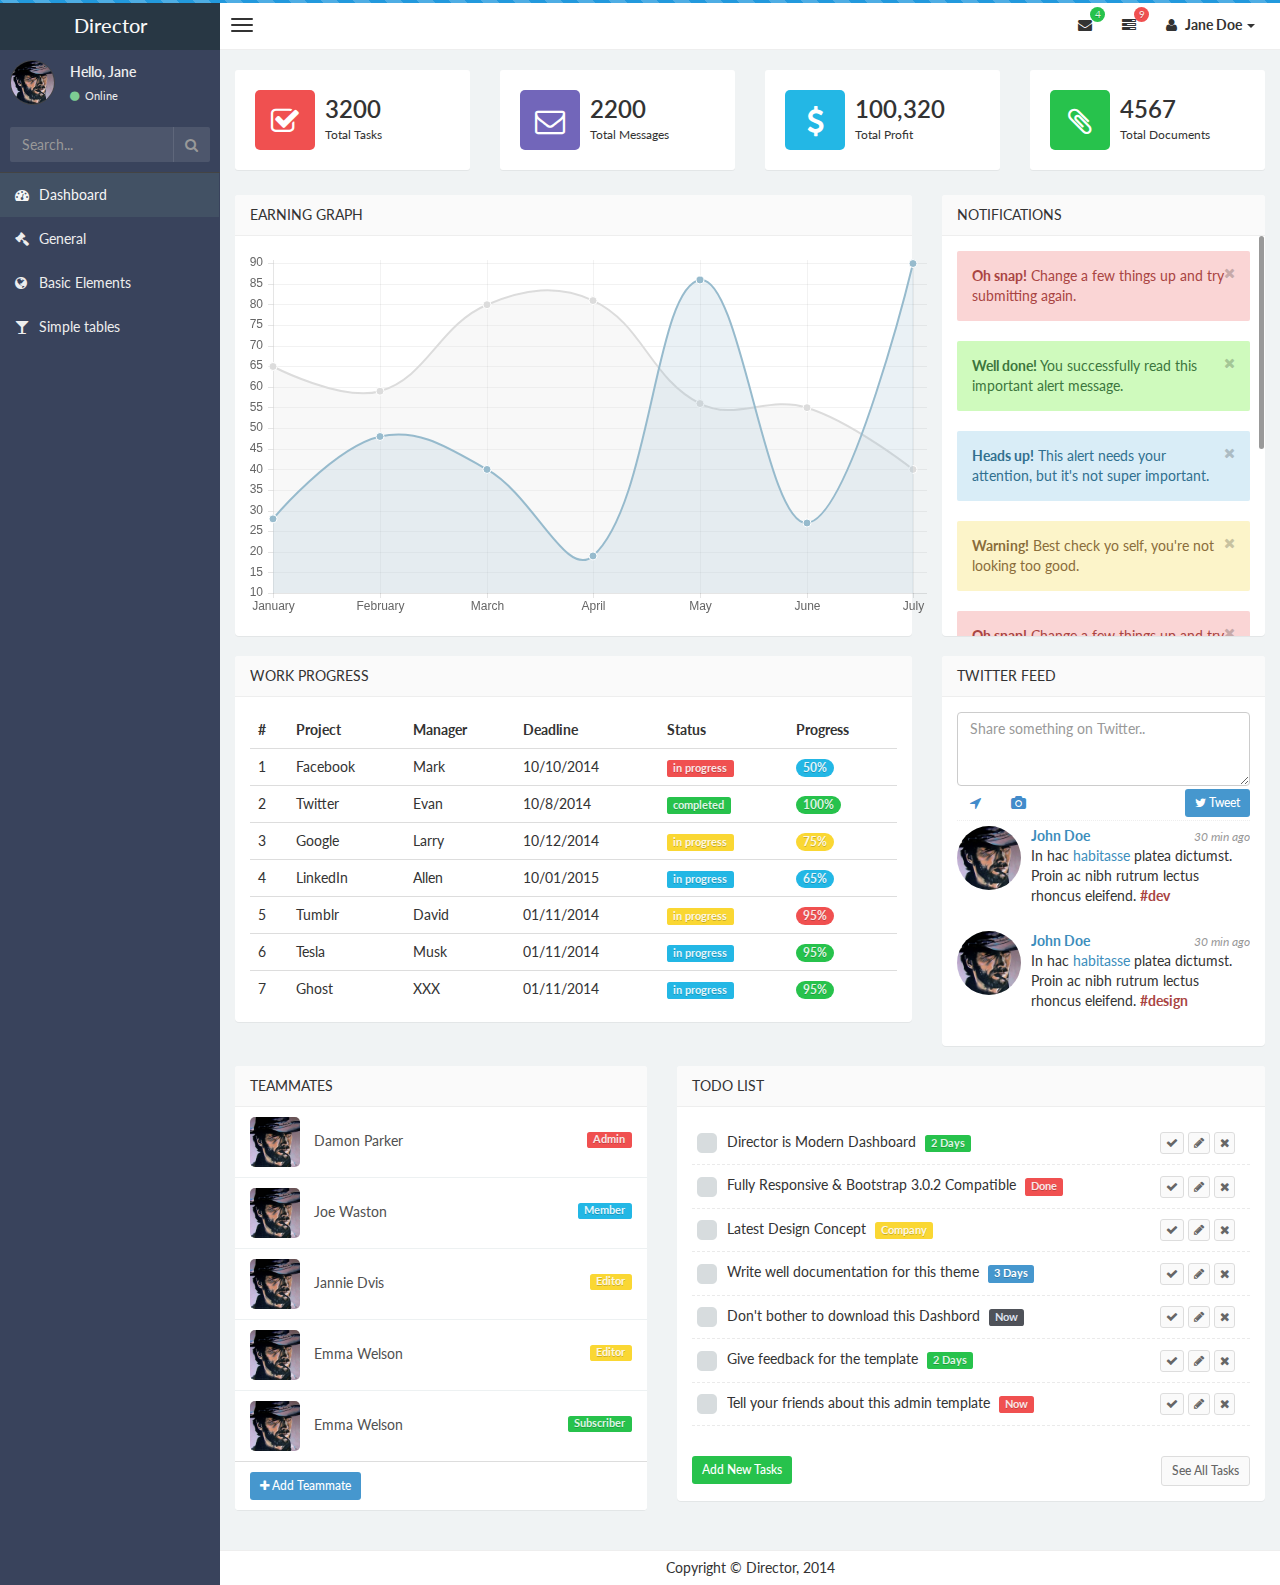
<file: fbone/static/dashboard/index.html>
<!DOCTYPE html>
<html>
<head>
    <meta charset="UTF-8">
    <title>{{ user }} | Dashboard</title>
    <meta content='width=device-width, initial-scale=1, maximum-scale=1, user-scalable=no' name='viewport'>
    <meta name="description" content="Developed By M Abdur Rokib Promy">
    <meta name="keywords" content="Admin, Bootstrap 3, Template, Theme, Responsive">
    <!-- bootstrap 3.0.2 -->
    <link href="css/bootstrap.min.css" rel="stylesheet" type="text/css" />
    <!-- font Awesome -->
    <link href="css/font-awesome.min.css" rel="stylesheet" type="text/css" />
    <!-- Ionicons -->
    <link href="css/ionicons.min.css" rel="stylesheet" type="text/css" />
    <!-- Morris chart -->
    <link href="css/morris/morris.css" rel="stylesheet" type="text/css" />
    <!-- jvectormap -->
    <link href="css/jvectormap/jquery-jvectormap-1.2.2.css" rel="stylesheet" type="text/css" />
    <!-- Date Picker -->
    <link href="css/datepicker/datepicker3.css" rel="stylesheet" type="text/css" />
    <!-- fullCalendar -->
    <!-- <link href="css/fullcalendar/fullcalendar.css" rel="stylesheet" type="text/css" /> -->
    <!-- Daterange picker -->
    <link href="css/daterangepicker/daterangepicker-bs3.css" rel="stylesheet" type="text/css" />
    <!-- iCheck for checkboxes and radio inputs -->
    <link href="css/iCheck/all.css" rel="stylesheet" type="text/css" />
    <!-- bootstrap wysihtml5 - text editor -->
    <!-- <link href="css/bootstrap-wysihtml5/bootstrap3-wysihtml5.min.css" rel="stylesheet" type="text/css" /> -->
    <link href='http://fonts.googleapis.com/css?family=Lato' rel='stylesheet' type='text/css'>
    <!-- Theme style -->
    <link href="css/style.css" rel="stylesheet" type="text/css" />



    <!-- HTML5 Shim and Respond.js IE8 support of HTML5 elements and media queries -->
    <!-- WARNING: Respond.js doesn't work if you view the page via file:// -->
        <!--[if lt IE 9]>
          <script src="https://oss.maxcdn.com/libs/html5shiv/3.7.0/html5shiv.js"></script>
          <script src="https://oss.maxcdn.com/libs/respond.js/1.3.0/respond.min.js"></script>
          <![endif]-->

          <style type="text/css">

          </style>
      </head>
      <body class="skin-black">
        <!-- header logo: style can be found in header.less -->
        <header class="header">
            <a href="index.html" class="logo">
                Director
            </a>
            <!-- Header Navbar: style can be found in header.less -->
            <nav class="navbar navbar-static-top" role="navigation">
                <!-- Sidebar toggle button-->
                <a href="#" class="navbar-btn sidebar-toggle" data-toggle="offcanvas" role="button">
                    <span class="sr-only">Toggle navigation</span>
                    <span class="icon-bar"></span>
                    <span class="icon-bar"></span>
                    <span class="icon-bar"></span>
                </a>
                <div class="navbar-right">
                    <ul class="nav navbar-nav">
                        <!-- Messages: style can be found in dropdown.less-->
                        <li class="dropdown messages-menu">
                            <a href="#" class="dropdown-toggle" data-toggle="dropdown">
                                <i class="fa fa-envelope"></i>
                                <span class="label label-success">4</span>
                            </a>
                            <ul class="dropdown-menu">
                                <li class="header">You have 4 messages</li>
                                <li>
                                    <!-- inner menu: contains the actual data -->
                                    <ul class="menu">
                                        <li><!-- start message -->
                                            <a href="#">
                                                <div class="pull-left">
                                                    <img src="img/26115.jpg" class="img-circle" alt="User Image"/>
                                                </div>
                                                <h4>
                                                    Support Team
                                                </h4>
                                                <p>Why not buy a new awesome theme?</p>
                                                <small class="pull-right"><i class="fa fa-clock-o"></i> 5 mins</small>
                                            </a>
                                        </li><!-- end message -->
                                        <li>
                                            <a href="#">
                                                <div class="pull-left">
                                                    <img src="img/26115.jpg" class="img-circle" alt="user image"/>
                                                </div>
                                                <h4>
                                                    Director Design Team

                                                </h4>
                                                <p>Why not buy a new awesome theme?</p>
                                                <small class="pull-right"><i class="fa fa-clock-o"></i> 2 hours</small>
                                            </a>
                                        </li>
                                        <li>
                                            <a href="#">
                                                <div class="pull-left">
                                                    <img src="img/avatar.png" class="img-circle" alt="user image"/>
                                                </div>
                                                <h4>
                                                    Developers

                                                </h4>
                                                <p>Why not buy a new awesome theme?</p>
                                                <small class="pull-right"><i class="fa fa-clock-o"></i> Today</small>
                                            </a>
                                        </li>
                                        <li>
                                            <a href="#">
                                                <div class="pull-left">
                                                    <img src="img/26115.jpg" class="img-circle" alt="user image"/>
                                                </div>
                                                <h4>
                                                    Sales Department

                                                </h4>
                                                <p>Why not buy a new awesome theme?</p>
                                                <small class="pull-right"><i class="fa fa-clock-o"></i> Yesterday</small>
                                            </a>
                                        </li>
                                        <li>
                                            <a href="#">
                                                <div class="pull-left">
                                                    <img src="img/avatar.png" class="img-circle" alt="user image"/>
                                                </div>
                                                <h4>
                                                    Reviewers

                                                </h4>
                                                <p>Why not buy a new awesome theme?</p>
                                                <small class="pull-right"><i class="fa fa-clock-o"></i> 2 days</small>
                                            </a>
                                        </li>
                                    </ul>
                                </li>
                                <li class="footer"><a href="#">See All Messages</a></li>
                            </ul>
                        </li>
                        <li class="dropdown tasks-menu">
                            <a href="#" class="dropdown-toggle" data-toggle="dropdown">
                                <i class="fa fa-tasks"></i>
                                <span class="label label-danger">9</span>
                            </a>
                            <ul class="dropdown-menu">
                                <li class="header">You have 9 tasks</li>
                                <li>
                                    <!-- inner menu: contains the actual data -->
                                    <ul class="menu">
                                        <li><!-- Task item -->
                                            <a href="#">
                                                <h3>
                                                    Design some buttons
                                                    <small class="pull-right">20%</small>
                                                </h3>
                                                <div class="progress progress-striped xs">
                                                    <div class="progress-bar progress-bar-success" style="width: 20%" role="progressbar" aria-valuenow="20" aria-valuemin="0" aria-valuemax="100">
                                                        <span class="sr-only">20% Complete</span>
                                                    </div>
                                                </div>
                                            </a>
                                        </li><!-- end task item -->
                                        <li><!-- Task item -->
                                            <a href="#">
                                                <h3>
                                                    Create a nice theme
                                                    <small class="pull-right">40%</small>
                                                </h3>
                                                <div class="progress progress-striped xs">
                                                    <div class="progress-bar progress-bar-danger" style="width: 40%" role="progressbar" aria-valuenow="20" aria-valuemin="0" aria-valuemax="100">
                                                        <span class="sr-only">40% Complete</span>
                                                    </div>
                                                </div>
                                            </a>
                                        </li><!-- end task item -->
                                        <li><!-- Task item -->
                                            <a href="#">
                                                <h3>
                                                    Some task I need to do
                                                    <small class="pull-right">60%</small>
                                                </h3>
                                                <div class="progress progress-striped xs">
                                                    <div class="progress-bar progress-bar-info" style="width: 60%" role="progressbar" aria-valuenow="20" aria-valuemin="0" aria-valuemax="100">
                                                        <span class="sr-only">60% Complete</span>
                                                    </div>
                                                </div>
                                            </a>
                                        </li><!-- end task item -->
                                        <li><!-- Task item -->
                                            <a href="#">
                                                <h3>
                                                    Make beautiful transitions
                                                    <small class="pull-right">80%</small>
                                                </h3>
                                                <div class="progress progress-striped xs">
                                                    <div class="progress-bar progress-bar-warning" style="width: 80%" role="progressbar" aria-valuenow="20" aria-valuemin="0" aria-valuemax="100">
                                                        <span class="sr-only">80% Complete</span>
                                                    </div>
                                                </div>
                                            </a>
                                        </li><!-- end task item -->
                                    </ul>
                                </li>
                                <li class="footer">
                                    <a href="#">View all tasks</a>
                                </li>
                            </ul>
                        </li>
                        <!-- User Account: style can be found in dropdown.less -->
                        <li class="dropdown user user-menu">
                            <a href="#" class="dropdown-toggle" data-toggle="dropdown">
                                <i class="fa fa-user"></i>
                                <span>Jane Doe <i class="caret"></i></span>
                            </a>
                            <ul class="dropdown-menu dropdown-custom dropdown-menu-right">
                                <li class="dropdown-header text-center">Account</li>

                                <li>
                                    <a href="#">
                                    <i class="fa fa-clock-o fa-fw pull-right"></i>
                                        <span class="badge badge-success pull-right">10</span> Updates</a>
                                    <a href="#">
                                    <i class="fa fa-envelope-o fa-fw pull-right"></i>
                                        <span class="badge badge-danger pull-right">5</span> Messages</a>
                                    <a href="#"><i class="fa fa-magnet fa-fw pull-right"></i>
                                        <span class="badge badge-info pull-right">3</span> Subscriptions</a>
                                    <a href="#"><i class="fa fa-question fa-fw pull-right"></i> <span class=
                                        "badge pull-right">11</span> FAQ</a>
                                </li>

                                <li class="divider"></li>

                                    <li>
                                        <a href="#">
                                        <i class="fa fa-user fa-fw pull-right"></i>
                                            Profile
                                        </a>
                                        <a data-toggle="modal" href="#modal-user-settings">
                                        <i class="fa fa-cog fa-fw pull-right"></i>
                                            Settings
                                        </a>
                                        </li>

                                        <li class="divider"></li>

                                        <li>
                                            <a href="#"><i class="fa fa-ban fa-fw pull-right"></i> Logout</a>
                                        </li>
                                    </ul>
                                </li>
                            </ul>
                        </div>
                    </nav>
                </header>
                <div class="wrapper row-offcanvas row-offcanvas-left">
                    <!-- Left side column. contains the logo and sidebar -->
                    <aside class="left-side sidebar-offcanvas">
                        <!-- sidebar: style can be found in sidebar.less -->
                        <section class="sidebar">
                            <!-- Sidebar user panel -->
                            <div class="user-panel">
                                <div class="pull-left image">
                                    <img src="img/26115.jpg" class="img-circle" alt="User Image" />
                                </div>
                                <div class="pull-left info">
                                    <p>Hello, Jane</p>

                                    <a href="#"><i class="fa fa-circle text-success"></i> Online</a>
                                </div>
                            </div>
                            <!-- search form -->
                            <form action="#" method="get" class="sidebar-form">
                                <div class="input-group">
                                    <input type="text" name="q" class="form-control" placeholder="Search..."/>
                                    <span class="input-group-btn">
                                        <button type='submit' name='seach' id='search-btn' class="btn btn-flat"><i class="fa fa-search"></i></button>
                                    </span>
                                </div>
                            </form>
                            <!-- /.search form -->
                            <!-- sidebar menu: : style can be found in sidebar.less -->
                            <ul class="sidebar-menu">
                                <li class="active">
                                    <a href="index.html">
                                        <i class="fa fa-dashboard"></i> <span>Dashboard</span>
                                    </a>
                                </li>
                                <li>
                                    <a href="general.html">
                                        <i class="fa fa-gavel"></i> <span>General</span>
                                    </a>
                                </li>

                                <li>
                                    <a href="basic_form.html">
                                        <i class="fa fa-globe"></i> <span>Basic Elements</span>
                                    </a>
                                </li>

                                <li>
                                    <a href="simple.html">
                                        <i class="fa fa-glass"></i> <span>Simple tables</span>
                                    </a>
                                </li>

                            </ul>
                        </section>
                        <!-- /.sidebar -->
                    </aside>

                    <aside class="right-side">

                <!-- Main content -->
                <section class="content">

                    <div class="row" style="margin-bottom:5px;">


                        <div class="col-md-3">
                            <div class="sm-st clearfix">
                                <span class="sm-st-icon st-red"><i class="fa fa-check-square-o"></i></span>
                                <div class="sm-st-info">
                                    <span>3200</span>
                                    Total Tasks
                                </div>
                            </div>
                        </div>
                        <div class="col-md-3">
                            <div class="sm-st clearfix">
                                <span class="sm-st-icon st-violet"><i class="fa fa-envelope-o"></i></span>
                                <div class="sm-st-info">
                                    <span>2200</span>
                                    Total Messages
                                </div>
                            </div>
                        </div>
                        <div class="col-md-3">
                            <div class="sm-st clearfix">
                                <span class="sm-st-icon st-blue"><i class="fa fa-dollar"></i></span>
                                <div class="sm-st-info">
                                    <span>100,320</span>
                                    Total Profit
                                </div>
                            </div>
                        </div>
                        <div class="col-md-3">
                            <div class="sm-st clearfix">
                                <span class="sm-st-icon st-green"><i class="fa fa-paperclip"></i></span>
                                <div class="sm-st-info">
                                    <span>4567</span>
                                    Total Documents
                                </div>
                            </div>
                        </div>
                    </div>

                    <!-- Main row -->
                    <div class="row">

                        <div class="col-md-8">
                            <!--earning graph start-->
                            <section class="panel">
                                <header class="panel-heading">
                                    Earning Graph
                                </header>
                                <div class="panel-body">
                                    <canvas id="linechart" width="600" height="330"></canvas>
                                </div>
                                        </section>
                                        <!--earning graph end-->

                                    </div>
                                    <div class="col-lg-4">

                                        <!--chat start-->
                                        <section class="panel">
                                            <header class="panel-heading">
                                                Notifications
                                            </header>
                                                <div class="panel-body" id="noti-box">

                                                    <div class="alert alert-block alert-danger">
                                                        <button data-dismiss="alert" class="close close-sm" type="button">
                                                            <i class="fa fa-times"></i>
                                                        </button>
                                                        <strong>Oh snap!</strong> Change a few things up and try submitting again.
                                                    </div>
                                                    <div class="alert alert-success">
                                                        <button data-dismiss="alert" class="close close-sm" type="button">
                                                            <i class="fa fa-times"></i>
                                                        </button>
                                                        <strong>Well done!</strong> You successfully read this important alert message.
                                                    </div>
                                                    <div class="alert alert-info">
                                                        <button data-dismiss="alert" class="close close-sm" type="button">
                                                            <i class="fa fa-times"></i>
                                                        </button>
                                                        <strong>Heads up!</strong> This alert needs your attention, but it's not super important.
                                                    </div>
                                                    <div class="alert alert-warning">
                                                        <button data-dismiss="alert" class="close close-sm" type="button">
                                                            <i class="fa fa-times"></i>
                                                        </button>
                                                        <strong>Warning!</strong> Best check yo self, you're not looking too good.
                                                    </div>


                                                    <div class="alert alert-block alert-danger">
                                                        <button data-dismiss="alert" class="close close-sm" type="button">
                                                            <i class="fa fa-times"></i>
                                                        </button>
                                                        <strong>Oh snap!</strong> Change a few things up and try submitting again.
                                                    </div>
                                                    <div class="alert alert-success">
                                                        <button data-dismiss="alert" class="close close-sm" type="button">
                                                            <i class="fa fa-times"></i>
                                                        </button>
                                                        <strong>Well done!</strong> You successfully read this important alert message.
                                                    </div>
                                                    <div class="alert alert-info">
                                                        <button data-dismiss="alert" class="close close-sm" type="button">
                                                            <i class="fa fa-times"></i>
                                                        </button>
                                                        <strong>Heads up!</strong> This alert needs your attention, but it's not super important.
                                                    </div>
                                                    <div class="alert alert-warning">
                                                        <button data-dismiss="alert" class="close close-sm" type="button">
                                                            <i class="fa fa-times"></i>
                                                        </button>
                                                        <strong>Warning!</strong> Best check yo self, you're not looking too good.
                                                    </div>



                                                </div>
                                        </section>



                      </div>


                  </div>
                    <div class="row">

                        <div class="col-md-8">
                            <section class="panel">
                              <header class="panel-heading">
                                  Work Progress
                            </header>
                            <div class="panel-body table-responsive">
                                <table class="table table-hover">
                                  <thead>
                                    <tr>
                                      <th>#</th>
                                      <th>Project</th>
                                      <th>Manager</th>
                                      <!-- <th>Client</th> -->
                                      <th>Deadline</th>
                                      <!-- <th>Price</th> -->
                                      <th>Status</th>
                                      <th>Progress</th>
                                  </tr>
                              </thead>
                              <tbody>
                                <tr>
                                  <td>1</td>
                                  <td>Facebook</td>
                                  <td>Mark</td>
                                  <!-- <td>Steve</td> -->
                                  <td>10/10/2014</td>
                                  <!-- <td>$1500</td> -->
                                  <td><span class="label label-danger">in progress</span></td>
                                  <td><span class="badge badge-info">50%</span></td>
                              </tr>
                              <tr>
                                  <td>2</td>
                                  <td>Twitter</td>
                                  <td>Evan</td>
                                  <!-- <td>Darren</td> -->
                                  <td>10/8/2014</td>
                                  <!-- <td>$1500</td> -->
                                  <td><span class="label label-success">completed</span></td>
                                  <td><span class="badge badge-success">100%</span></td>
                              </tr>
                              <tr>
                                  <td>3</td>
                                  <td>Google</td>
                                  <td>Larry</td>
                                  <!-- <td>Nick</td> -->
                                  <td>10/12/2014</td>
                                  <!-- <td>$2000</td> -->
                                  <td><span class="label label-warning">in progress</span></td>
                                  <td><span class="badge badge-warning">75%</span></td>
                              </tr>
                              <tr>
                                  <td>4</td>
                                  <td>LinkedIn</td>
                                  <td>Allen</td>
                                  <!-- <td>Rock</td> -->
                                  <td>10/01/2015</td>
                                  <!-- <td>$2000</td> -->
                                  <td><span class="label label-info">in progress</span></td>
                                  <td><span class="badge badge-info">65%</span></td>
                              </tr>
                              <tr>
                                  <td>5</td>
                                  <td>Tumblr</td>
                                  <td>David</td>
                                  <!-- <td>HHH</td> -->
                                  <td>01/11/2014</td>
                                  <!-- <td>$2000</td> -->
                                  <td><span class="label label-warning">in progress</span></td>
                                  <td><span class="badge badge-danger">95%</span></td>
                              </tr>
                              <tr>
                                  <td>6</td>
                                  <td>Tesla</td>
                                  <td>Musk</td>
                                  <!-- <td>HHH</td> -->
                                  <td>01/11/2014</td>
                                  <!-- <td>$2000</td> -->
                                  <td><span class="label label-info">in progress</span></td>
                                  <td><span class="badge badge-success">95%</span></td>
                              </tr>
                              <tr>
                                  <td>7</td>
                                  <td>Ghost</td>
                                  <td>XXX</td>
                                  <!-- <td>HHH</td> -->
                                  <td>01/11/2014</td>
                                  <!-- <td>$2000</td> -->
                                  <td><span class="label label-info">in progress</span></td>
                                  <td><span class="badge badge-success">95%</span></td>
                              </tr>
                          </tbody>
                      </table>
                  </div>
              </section>


          </div><!--end col-6 -->
          <div class="col-md-4">
            <section class="panel">
                <header class="panel-heading">
                    Twitter Feed
                </header>
                <div class="panel-body">
                    <div class="twt-area">
                        <form action="#" method="post">
                            <textarea class="form-control" name="profile-tweet" placeholder="Share something on Twitter.." rows="3"></textarea>

                            <div class="clearfix">
                                <button class="btn btn-sm btn-primary pull-right" type="submit">
                                    <i class="fa fa-twitter"></i>
                                    Tweet
                                </button>
                                <a class="btn btn-link btn-icon fa fa-location-arrow" data-original-title="Add Location" data-placement="bottom" data-toggle="tooltip" href=
                                "#" style="text-decoration:none;" title=""></a>
                                <a class="btn btn-link btn-icon fa fa-camera" data-original-title="Add Photo" data-placement="bottom" data-toggle="tooltip" href="#"
                                style="text-decoration:none;" title=""></a>
                            </div>
                        </form>
                    </div>
                    <ul class="media-list">
                        <li class="media">
                            <a href="#" class="pull-left">
                                <img src="img/26115.jpg" alt="Avatar" class="img-circle" width="64" height="64">
                            </a>
                            <div class="media-body">
                                <span class="text-muted pull-right">
                                    <small><em>30 min ago</em></small>
                                </span>
                                <a href="page_ready_user_profile.php">
                                    <strong>John Doe</strong>
                                </a>
                                <p>
                                    In hac <a href="#">habitasse</a> platea dictumst. Proin ac nibh rutrum lectus rhoncus eleifend.
                                    <a href="#" class="text-danger">
                                        <strong>#dev</strong>
                                    </a>
                                </p>
                            </div>
                        </li>
                        <li class="media">
                            <a href="#" class="pull-left">
                                <img src="img/26115.jpg" alt="Avatar" class="img-circle" width="64" height="64">
                            </a>
                            <div class="media-body">
                                <span class="text-muted pull-right">
                                    <small><em>30 min ago</em></small>
                                </span>
                                <a href="page_ready_user_profile.php">
                                    <strong>John Doe</strong>
                                </a>
                                <p>
                                    In hac <a href="#">habitasse</a> platea dictumst. Proin ac nibh rutrum lectus rhoncus eleifend.
                                    <a href="#" class="text-danger">
                                        <strong>#design</strong>
                                    </a>
                                </p>
                            </div>
                        </li>
                    </ul>
                </div>
            </section>
        </div>

                    </div>
                    <div class="row">
                        <div class="col-md-5">
                            <div class="panel">
                                <header class="panel-heading">
                                    Teammates
                                </header>

                                <ul class="list-group teammates">
                                    <li class="list-group-item">
                                        <a href=""><img src="img/26115.jpg" width="50" height="50"></a>
                                        <span class="pull-right label label-danger inline m-t-15">Admin</span>
                                        <a href="">Damon Parker</a>
                                    </li>
                                    <li class="list-group-item">
                                        <a href=""><img src="img/26115.jpg"  width="50" height="50"></a>
                                        <span class="pull-right label label-info inline m-t-15">Member</span>
                                        <a href="">Joe Waston</a>
                                    </li>
                                    <li class="list-group-item">
                                        <a href=""><img src="img/26115.jpg"  width="50" height="50"></a>
                                        <span class="pull-right label label-warning inline m-t-15">Editor</span>
                                        <a href="">Jannie Dvis</a>
                                    </li>
                                    <li class="list-group-item">
                                        <a href=""><img src="img/26115.jpg"  width="50" height="50"></a>
                                        <span class="pull-right label label-warning inline m-t-15">Editor</span>
                                        <a href="">Emma Welson</a>
                                    </li>
                                    <li class="list-group-item">
                                        <a href=""><img src="img/26115.jpg"  width="50" height="50"></a>
                                        <span class="pull-right label label-success inline m-t-15">Subscriber</span>
                                        <a href="">Emma Welson</a>
                                    </li>
                                </ul>
                                <div class="panel-footer bg-white">
                                    <!-- <span class="pull-right badge badge-info">32</span> -->
                                    <button class="btn btn-primary btn-addon btn-sm">
                                        <i class="fa fa-plus"></i>
                                        Add Teammate
                                    </button>
                                </div>
                            </div>
                        </div>
                        <div class="col-md-7">
                          <section class="panel tasks-widget">
                              <header class="panel-heading">
                                  Todo list
                            </header>
                            <div class="panel-body">

                              <div class="task-content">

                                  <ul class="task-list">
                                      <li>
                                          <div class="task-checkbox">
                                              <!-- <input type="checkbox" class="list-child" value=""  /> -->
                                              <input type="checkbox" class="flat-grey list-child"/>
                                              <!-- <input type="checkbox" class="square-grey"/> -->
                                          </div>
                                          <div class="task-title">
                                              <span class="task-title-sp">Director is Modern Dashboard</span>
                                              <span class="label label-success">2 Days</span>
                                              <div class="pull-right hidden-phone">
                                                  <button class="btn btn-default btn-xs"><i class="fa fa-check"></i></button>
                                                  <button class="btn btn-default btn-xs"><i class="fa fa-pencil"></i></button>
                                                  <button class="btn btn-default btn-xs"><i class="fa fa-times"></i></button>
                                              </div>
                                          </div>
                                      </li>
                                      <li>
                                          <div class="task-checkbox">
                                              <!-- <input type="checkbox" class="list-child" value=""  /> -->
                                              <input type="checkbox" class="flat-grey"/>
                                          </div>
                                          <div class="task-title">
                                              <span class="task-title-sp">Fully Responsive & Bootstrap 3.0.2 Compatible</span>
                                              <span class="label label-danger">Done</span>
                                              <div class="pull-right hidden-phone">
                                                  <button class="btn btn-default btn-xs"><i class="fa fa-check"></i></button>
                                                  <button class="btn btn-default btn-xs"><i class="fa fa-pencil"></i></button>
                                                  <button class="btn btn-default btn-xs"><i class="fa fa-times"></i></button>
                                              </div>
                                          </div>
                                      </li>
                                      <li>
                                          <div class="task-checkbox">
                                              <!-- <input type="checkbox" class="list-child" value=""  /> -->
                                              <input type="checkbox" class="flat-grey"/>
                                          </div>
                                          <div class="task-title">
                                              <span class="task-title-sp">Latest Design Concept</span>
                                              <span class="label label-warning">Company</span>
                                              <div class="pull-right hidden-phone">
                                                  <button class="btn btn-default btn-xs"><i class="fa fa-check"></i></button>
                                                  <button class="btn btn-default btn-xs"><i class="fa fa-pencil"></i></button>
                                                  <button class="btn btn-default btn-xs"><i class="fa fa-times"></i></button>
                                              </div>
                                          </div>
                                      </li>
                                      <li>
                                          <div class="task-checkbox">
                                              <!-- <input type="checkbox" class="list-child" value=""  /> -->
                                              <input type="checkbox" class="flat-grey"/>
                                          </div>
                                          <div class="task-title">
                                              <span class="task-title-sp">Write well documentation for this theme</span>
                                              <span class="label label-primary">3 Days</span>
                                              <div class="pull-right hidden-phone">
                                                  <button class="btn btn-default btn-xs"><i class="fa fa-check"></i></button>
                                                  <button class="btn btn-default btn-xs"><i class="fa fa-pencil"></i></button>
                                                  <button class="btn btn-default btn-xs"><i class="fa fa-times"></i></button>
                                              </div>
                                          </div>
                                      </li>
                                      <li>
                                          <div class="task-checkbox">
                                              <!-- <input type="checkbox" class="list-child" value=""  /> -->
                                              <input type="checkbox" class="flat-grey"/>
                                          </div>
                                          <div class="task-title">
                                              <span class="task-title-sp">Don't bother to download this Dashbord</span>
                                              <span class="label label-inverse">Now</span>
                                              <div class="pull-right">
                                                  <button class="btn btn-default btn-xs"><i class="fa fa-check"></i></button>
                                                  <button class="btn btn-default btn-xs"><i class="fa fa-pencil"></i></button>
                                                  <button class="btn btn-default btn-xs"><i class="fa fa-times"></i></button>
                                              </div>
                                          </div>
                                      </li>
                                      <li>
                                          <div class="task-checkbox">
                                              <!-- <input type="checkbox" class="list-child" value=""  /> -->
                                              <input type="checkbox" class="flat-grey"/>
                                          </div>
                                          <div class="task-title">
                                              <span class="task-title-sp">Give feedback for the template</span>
                                              <span class="label label-success">2 Days</span>
                                              <div class="pull-right hidden-phone">
                                                  <button class="btn btn-default btn-xs"><i class="fa fa-check"></i></button>
                                                  <button class="btn btn-default btn-xs"><i class="fa fa-pencil"></i></button>
                                                  <button class="btn btn-default btn-xs"><i class="fa fa-times"></i></button>
                                              </div>
                                          </div>
                                      </li>
                                      <li>
                                          <div class="task-checkbox">
                                              <!-- <input type="checkbox" class="list-child" value=""  /> -->
                                              <input type="checkbox" class="flat-grey"/>
                                          </div>
                                          <div class="task-title">
                                              <span class="task-title-sp">Tell your friends about this admin template</span>
                                              <span class="label label-danger">Now</span>
                                              <div class="pull-right hidden-phone">
                                                  <button class="btn btn-default btn-xs"><i class="fa fa-check"></i></button>
                                                  <button class="btn btn-default btn-xs"><i class="fa fa-pencil"></i></button>
                                                  <button class="btn btn-default btn-xs"><i class="fa fa-times"></i></button>
                                              </div>
                                          </div>
                                      </li>

                                  </ul>
                              </div>

                              <div class=" add-task-row">
                                  <a class="btn btn-success btn-sm pull-left" href="#">Add New Tasks</a>
                                  <a class="btn btn-default btn-sm pull-right" href="#">See All Tasks</a>
                              </div>
                          </div>
                      </section>
                  </div>
              </div>
              <!-- row end -->
                </section><!-- /.content -->
                <div class="footer-main">
                    Copyright &copy Director, 2014
                </div>
            </aside><!-- /.right-side -->

        </div><!-- ./wrapper -->


        <!-- jQuery 2.0.2 -->
        <script src="http://ajax.googleapis.com/ajax/libs/jquery/2.0.2/jquery.min.js"></script>
        <script src="js/jquery.min.js" type="text/javascript"></script>

        <!-- jQuery UI 1.10.3 -->
        <script src="js/jquery-ui-1.10.3.min.js" type="text/javascript"></script>
        <!-- Bootstrap -->
        <script src="js/bootstrap.min.js" type="text/javascript"></script>
        <!-- daterangepicker -->
        <script src="js/plugins/daterangepicker/daterangepicker.js" type="text/javascript"></script>

        <script src="js/plugins/chart.js" type="text/javascript"></script>

        <!-- datepicker
        <script src="js/plugins/datepicker/bootstrap-datepicker.js" type="text/javascript"></script>-->
        <!-- Bootstrap WYSIHTML5
        <script src="js/plugins/bootstrap-wysihtml5/bootstrap3-wysihtml5.all.min.js" type="text/javascript"></script>-->
        <!-- iCheck -->
        <script src="js/plugins/iCheck/icheck.min.js" type="text/javascript"></script>
        <!-- calendar -->
        <script src="js/plugins/fullcalendar/fullcalendar.js" type="text/javascript"></script>

        <!-- Director App -->
        <script src="js/Director/app.js" type="text/javascript"></script>

        <!-- Director dashboard demo (This is only for demo purposes) -->
        <script src="js/Director/dashboard.js" type="text/javascript"></script>

        <!-- Director for demo purposes -->
        <script type="text/javascript">
            $('input').on('ifChecked', function(event) {
                // var element = $(this).parent().find('input:checkbox:first');
                // element.parent().parent().parent().addClass('highlight');
                $(this).parents('li').addClass("task-done");
                console.log('ok');
            });
            $('input').on('ifUnchecked', function(event) {
                // var element = $(this).parent().find('input:checkbox:first');
                // element.parent().parent().parent().removeClass('highlight');
                $(this).parents('li').removeClass("task-done");
                console.log('not');
            });

        </script>
        <script>
            $('#noti-box').slimScroll({
                height: '400px',
                size: '5px',
                BorderRadius: '5px'
            });

            $('input[type="checkbox"].flat-grey, input[type="radio"].flat-grey').iCheck({
                checkboxClass: 'icheckbox_flat-grey',
                radioClass: 'iradio_flat-grey'
            });
</script>
<script type="text/javascript">
    $(function() {
                "use strict";
                //BAR CHART
                var data = {
                    labels: ["January", "February", "March", "April", "May", "June", "July"],
                    datasets: [
                        {
                            label: "My First dataset",
                            fillColor: "rgba(220,220,220,0.2)",
                            strokeColor: "rgba(220,220,220,1)",
                            pointColor: "rgba(220,220,220,1)",
                            pointStrokeColor: "#fff",
                            pointHighlightFill: "#fff",
                            pointHighlightStroke: "rgba(220,220,220,1)",
                            data: [65, 59, 80, 81, 56, 55, 40]
                        },
                        {
                            label: "My Second dataset",
                            fillColor: "rgba(151,187,205,0.2)",
                            strokeColor: "rgba(151,187,205,1)",
                            pointColor: "rgba(151,187,205,1)",
                            pointStrokeColor: "#fff",
                            pointHighlightFill: "#fff",
                            pointHighlightStroke: "rgba(151,187,205,1)",
                            data: [28, 48, 40, 19, 86, 27, 90]
                        }
                    ]
                };
            new Chart(document.getElementById("linechart").getContext("2d")).Line(data,{
                responsive : true,
                maintainAspectRatio: false,
            });

            });
            // Chart.defaults.global.responsive = true;
</script>
</body>
</html>
</file>
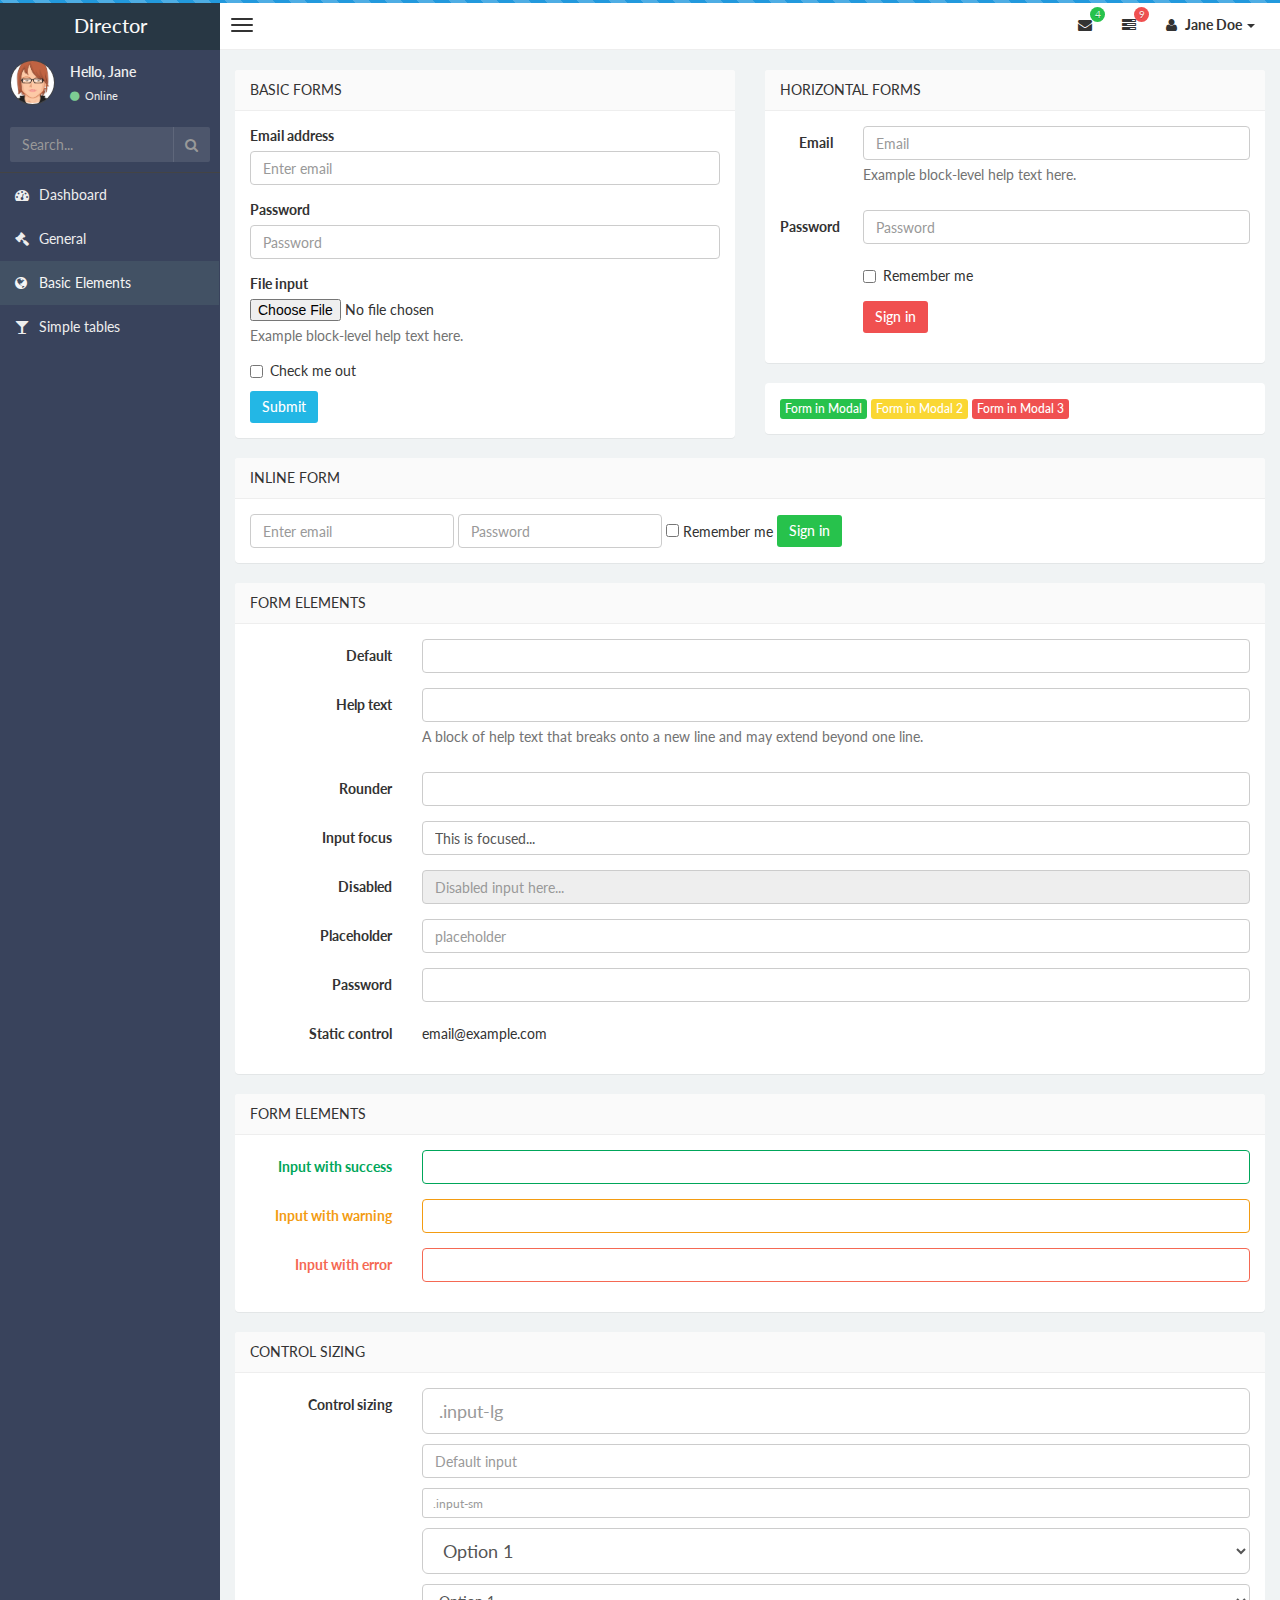
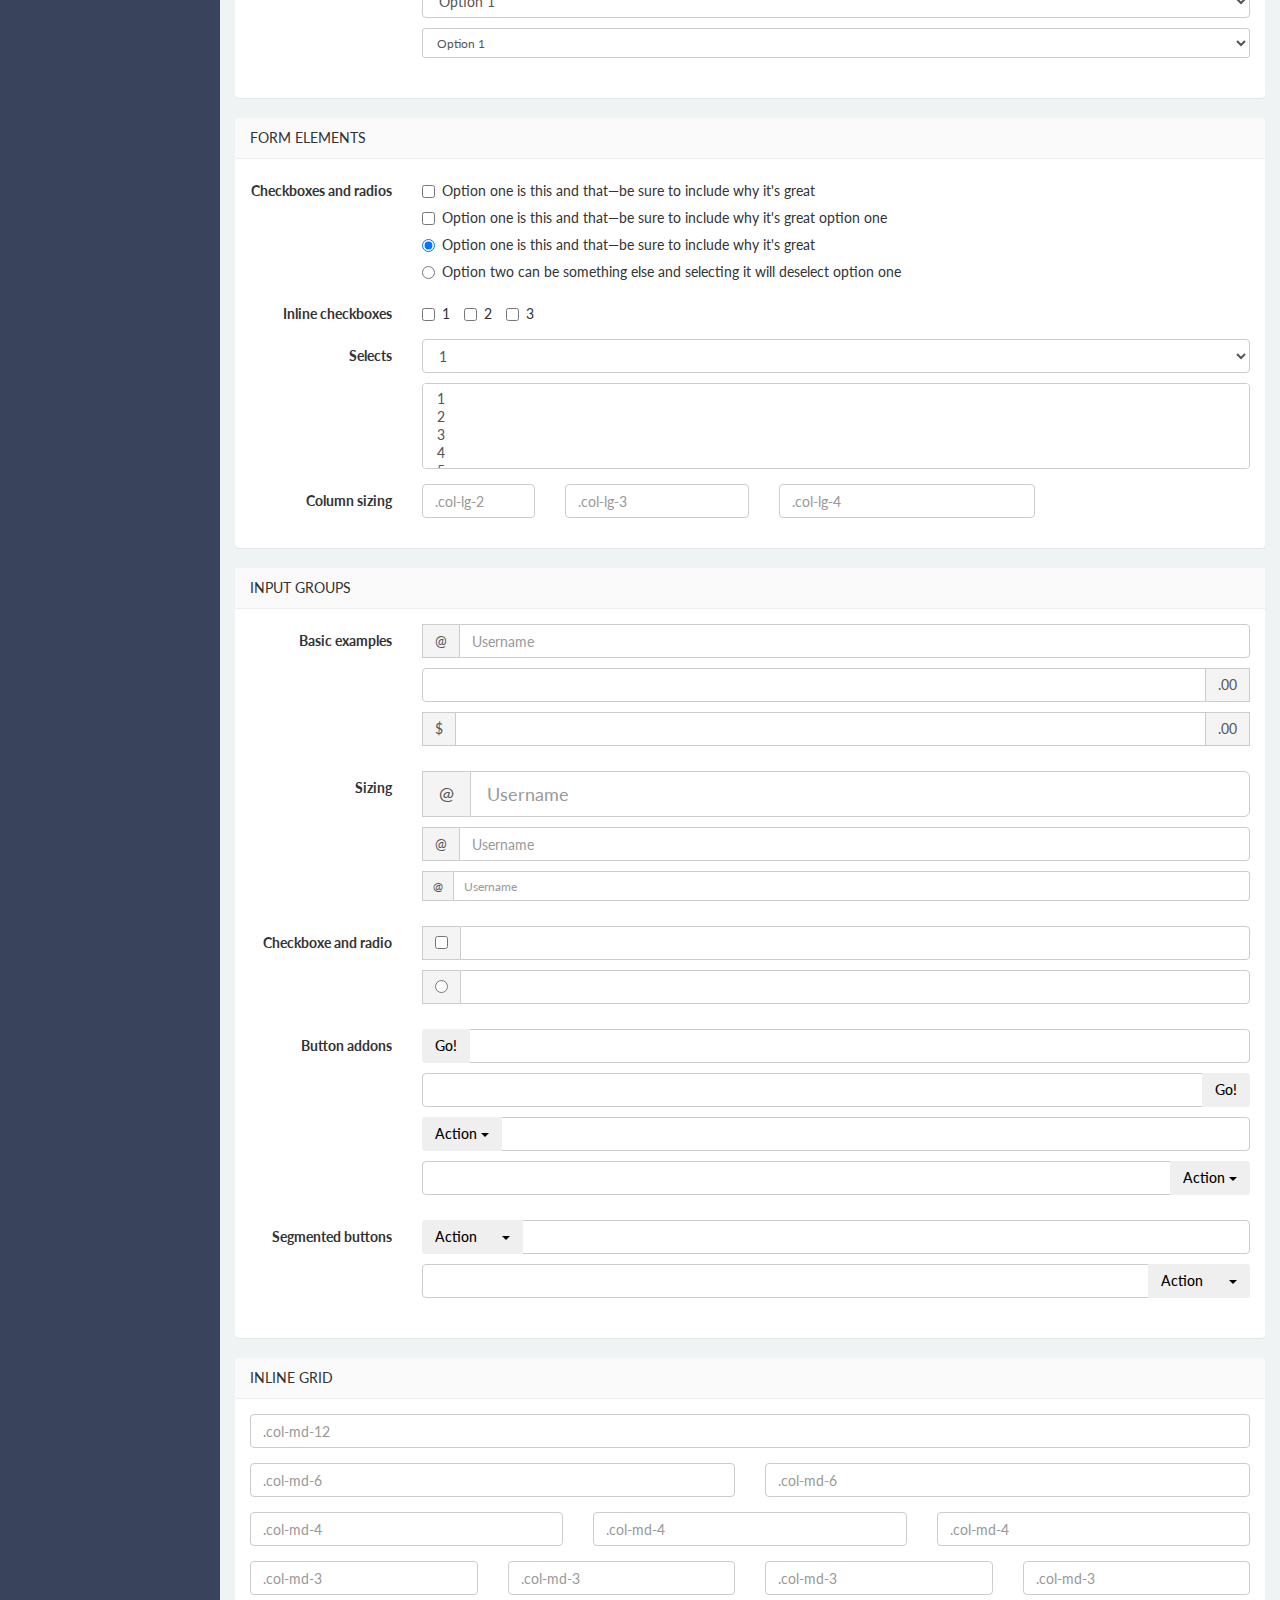
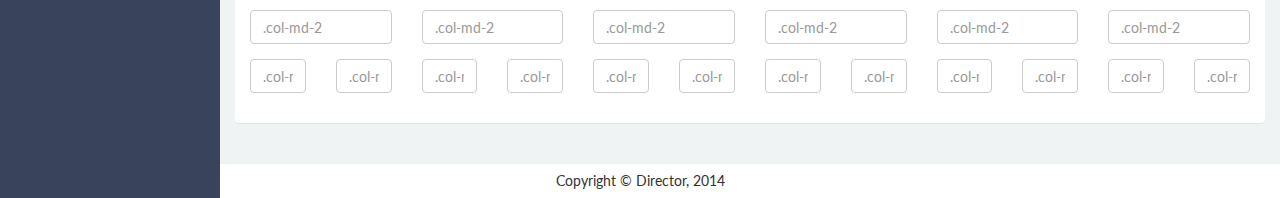
<file: fbone/static/dashboard/basic_form.html>
<!DOCTYPE html>
<html>
    <head>
        <meta charset="UTF-8">
        <title>Director | Dashboard</title>
        <meta content='width=device-width, initial-scale=1, maximum-scale=1, user-scalable=no' name='viewport'>
        <meta name="description" content="Developed By M Abdur Rokib Promy">
        <meta name="keywords" content="Admin, Bootstrap 3, Template, Theme, Responsive">
        <!-- bootstrap 3.0.2 -->
        <link href="css/bootstrap.min.css" rel="stylesheet" type="text/css" />
        <!-- font Awesome -->
        <link href="css/font-awesome.min.css" rel="stylesheet" type="text/css" />
        <!-- Ionicons -->
        <link href="css/ionicons.min.css" rel="stylesheet" type="text/css" />

        <link href='http://fonts.googleapis.com/css?family=Lato' rel='stylesheet' type='text/css'>
        <!-- Theme style -->
        <link href="css/style.css" rel="stylesheet" type="text/css" />

        <!-- HTML5 Shim and Respond.js IE8 support of HTML5 elements and media queries -->
        <!-- WARNING: Respond.js doesn't work if you view the page via file:// -->
        <!--[if lt IE 9]>
          <script src="https://oss.maxcdn.com/libs/html5shiv/3.7.0/html5shiv.js"></script>
          <script src="https://oss.maxcdn.com/libs/respond.js/1.3.0/respond.min.js"></script>
        <![endif]-->
    </head>
    <body class="skin-black">
        <!-- header logo: style can be found in header.less -->
        <header class="header">
            <a href="index.html" class="logo">
                <!-- Add the class icon to your logo image or logo icon to add the margining -->
                Director
            </a>
            <!-- Header Navbar: style can be found in header.less -->
            <nav class="navbar navbar-static-top" role="navigation">
                <!-- Sidebar toggle button-->
                <a href="#" class="navbar-btn sidebar-toggle" data-toggle="offcanvas" role="button">
                    <span class="sr-only">Toggle navigation</span>
                    <span class="icon-bar"></span>
                    <span class="icon-bar"></span>
                    <span class="icon-bar"></span>
                </a>
                <div class="navbar-right">
                    <ul class="nav navbar-nav">
                        <!-- Messages: style can be found in dropdown.less-->
                        <li class="dropdown messages-menu">
                            <a href="#" class="dropdown-toggle" data-toggle="dropdown">
                                <i class="fa fa-envelope"></i>
                                <span class="label label-success">4</span>
                            </a>
                            <ul class="dropdown-menu">
                                <li class="header">You have 4 messages</li>
                                <li>
                                    <!-- inner menu: contains the actual data -->
                                    <ul class="menu">
                                        <li><!-- start message -->
                                            <a href="#">
                                                <div class="pull-left">
                                                    <img src="img/avatar3.png" class="img-circle" alt="User Image"/>
                                                </div>
                                                <h4>
                                                    Support Team
                                                    <small><i class="fa fa-clock-o"></i> 5 mins</small>
                                                </h4>
                                                <p>Why not buy a new awesome theme?</p>
                                            </a>
                                        </li><!-- end message -->
                                        <li>
                                            <a href="#">
                                                <div class="pull-left">
                                                    <img src="img/avatar2.png" class="img-circle" alt="user image"/>
                                                </div>
                                                <h4>
                                                    Director Design Team
                                                    <small><i class="fa fa-clock-o"></i> 2 hours</small>
                                                </h4>
                                                <p>Why not buy a new awesome theme?</p>
                                            </a>
                                        </li>
                                        <li>
                                            <a href="#">
                                                <div class="pull-left">
                                                    <img src="img/avatar.png" class="img-circle" alt="user image"/>
                                                </div>
                                                <h4>
                                                    Developers
                                                    <small><i class="fa fa-clock-o"></i> Today</small>
                                                </h4>
                                                <p>Why not buy a new awesome theme?</p>
                                            </a>
                                        </li>
                                        <li>
                                            <a href="#">
                                                <div class="pull-left">
                                                    <img src="img/avatar2.png" class="img-circle" alt="user image"/>
                                                </div>
                                                <h4>
                                                    Sales Department
                                                    <small><i class="fa fa-clock-o"></i> Yesterday</small>
                                                </h4>
                                                <p>Why not buy a new awesome theme?</p>
                                            </a>
                                        </li>
                                        <li>
                                            <a href="#">
                                                <div class="pull-left">
                                                    <img src="img/avatar.png" class="img-circle" alt="user image"/>
                                                </div>
                                                <h4>
                                                    Reviewers
                                                    <small><i class="fa fa-clock-o"></i> 2 days</small>
                                                </h4>
                                                <p>Why not buy a new awesome theme?</p>
                                            </a>
                                        </li>
                                    </ul>
                                </li>
                                <li class="footer"><a href="#">See All Messages</a></li>
                            </ul>
                        </li>
                        <li class="dropdown tasks-menu">
                            <a href="#" class="dropdown-toggle" data-toggle="dropdown">
                                <i class="fa fa-tasks"></i>
                                <span class="label label-danger">9</span>
                            </a>
                            <ul class="dropdown-menu">

                                <li class="header">You have 9 tasks</li>
                                <li>
                                    <!-- inner menu: contains the actual data -->
                                    <ul class="menu">
                                        <li><!-- Task item -->
                                            <a href="#">
                                                <h3>
                                                    Design some buttons
                                                    <small class="pull-right">20%</small>
                                                </h3>
                                                <div class="progress progress-striped xs">
                                                    <div class="progress-bar progress-bar-success" style="width: 20%" role="progressbar" aria-valuenow="20" aria-valuemin="0" aria-valuemax="100">
                                                        <span class="sr-only">20% Complete</span>
                                                    </div>
                                                </div>
                                            </a>
                                        </li><!-- end task item -->
                                        <li><!-- Task item -->
                                            <a href="#">
                                                <h3>
                                                    Create a nice theme
                                                    <small class="pull-right">40%</small>
                                                </h3>
                                                <div class="progress progress-striped xs">
                                                    <div class="progress-bar progress-bar-danger" style="width: 40%" role="progressbar" aria-valuenow="20" aria-valuemin="0" aria-valuemax="100">
                                                        <span class="sr-only">40% Complete</span>
                                                    </div>
                                                </div>
                                            </a>
                                        </li><!-- end task item -->
                                        <li><!-- Task item -->
                                            <a href="#">
                                                <h3>
                                                    Some task I need to do
                                                    <small class="pull-right">60%</small>
                                                </h3>
                                                <div class="progress progress-striped xs">
                                                    <div class="progress-bar progress-bar-info" style="width: 60%" role="progressbar" aria-valuenow="20" aria-valuemin="0" aria-valuemax="100">
                                                        <span class="sr-only">60% Complete</span>
                                                    </div>
                                                </div>
                                            </a>
                                        </li><!-- end task item -->
                                        <li><!-- Task item -->
                                            <a href="#">
                                                <h3>
                                                    Make beautiful transitions
                                                    <small class="pull-right">80%</small>
                                                </h3>
                                                <div class="progress progress-striped xs">
                                                    <div class="progress-bar progress-bar-warning" style="width: 80%" role="progressbar" aria-valuenow="20" aria-valuemin="0" aria-valuemax="100">
                                                        <span class="sr-only">80% Complete</span>
                                                    </div>
                                                </div>
                                            </a>
                                        </li><!-- end task item -->
                                    </ul>
                                </li>
                                <li class="footer">
                                    <a href="#">View all tasks</a>
                                </li>

                            </ul>
                        </li>
                        <!-- User Account: style can be found in dropdown.less -->
                        <li class="dropdown user user-menu">

                            <a href="#" class="dropdown-toggle" data-toggle="dropdown">
                                <i class="fa fa-user"></i>
                                <span>Jane Doe <i class="caret"></i></span>
                            </a>
                            <ul class="dropdown-menu dropdown-custom dropdown-menu-right">
                                <li class="dropdown-header text-center">Account</li>

                                <li>
                                    <a href="#">
                                    <i class="fa fa-clock-o fa-fw pull-right"></i>
                                        <span class="badge badge-success pull-right">10</span> Updates</a>
                                    <a href="#">
                                    <i class="fa fa-envelope-o fa-fw pull-right"></i>
                                        <span class="badge badge-danger pull-right">5</span> Messages</a>
                                    <a href="#"><i class="fa fa-magnet fa-fw pull-right"></i>
                                        <span class="badge badge-info pull-right">3</span> Subscriptions</a>
                                    <a href="#"><i class="fa fa-question fa-fw pull-right"></i> <span class=
                                        "badge pull-right">11</span> FAQ</a>
                                </li>

                                <li class="divider"></li>

                                    <li>
                                        <a href="#">
                                        <i class="fa fa-user fa-fw pull-right"></i>
                                            Profile
                                        </a>
                                        <a data-toggle="modal" href="#modal-user-settings">
                                        <i class="fa fa-cog fa-fw pull-right"></i>
                                            Settings
                                        </a>
                                        </li>

                                        <li class="divider"></li>

                                        <li>
                                            <a href="#"><i class="fa fa-ban fa-fw pull-right"></i> Logout</a>
                                        </li>
                                    </ul>

                        </li>
                    </ul>
                </div>
            </nav>
        </header>
        <div class="wrapper row-offcanvas row-offcanvas-left">
            <!-- Left side column. contains the logo and sidebar -->
            <aside class="left-side sidebar-offcanvas">
                <!-- sidebar: style can be found in sidebar.less -->
                <section class="sidebar">
                    <!-- Sidebar user panel -->
                    <div class="user-panel">
                        <div class="pull-left image">
                            <img src="img/avatar3.png" class="img-circle" alt="User Image" />
                        </div>
                        <div class="pull-left info">
                            <p>Hello, Jane</p>

                            <a href="#"><i class="fa fa-circle text-success"></i> Online</a>
                        </div>
                    </div>
                    <!-- search form -->
                    <form action="#" method="get" class="sidebar-form">
                        <div class="input-group">
                            <input type="text" name="q" class="form-control" placeholder="Search..."/>
                            <span class="input-group-btn">
                                <button type='submit' name='seach' id='search-btn' class="btn btn-flat"><i class="fa fa-search"></i></button>
                            </span>
                        </div>
                    </form>
                    <!-- /.search form -->
                    <!-- sidebar menu: : style can be found in sidebar.less -->
                    <ul class="sidebar-menu">
                        <li>
                            <a href="index.html">
                                <i class="fa fa-dashboard"></i> <span>Dashboard</span>
                            </a>
                        </li>
                        <li>
                            <a href="general.html">
                                <i class="fa fa-gavel"></i> <span>General</span>
                            </a>
                        </li>

                        <li class="active">
                            <a href="basic_form.html">
                                <i class="fa fa-globe"></i> <span>Basic Elements</span>
                            </a>
                        </li>

                        <li>
                            <a href="simple.html">
                                <i class="fa fa-glass"></i> <span>Simple tables</span>
                            </a>
                        </li>

                    </ul>
                </section>
                <!-- /.sidebar -->
            </aside>

            <!-- Right side column. Contains the navbar and content of the page -->
            <aside class="right-side">
                <!-- Content Header (Page header) -->


                <!-- Main content -->
                <section class="content">
                    <div class="row">
                      <div class="col-lg-6">
                          <section class="panel">
                              <header class="panel-heading">
                                  Basic Forms
                              </header>
                              <div class="panel-body">
                                  <form role="form">
                                      <div class="form-group">
                                          <label for="exampleInputEmail1">Email address</label>
                                          <input type="email" class="form-control" id="exampleInputEmail1" placeholder="Enter email">
                                      </div>
                                      <div class="form-group">
                                          <label for="exampleInputPassword1">Password</label>
                                          <input type="password" class="form-control" id="exampleInputPassword1" placeholder="Password">
                                      </div>
                                      <div class="form-group">
                                          <label for="exampleInputFile">File input</label>
                                          <input type="file" id="exampleInputFile">
                                          <p class="help-block">Example block-level help text here.</p>
                                      </div>
                                      <div class="checkbox">
                                          <label>
                                              <input type="checkbox"> Check me out
                                          </label>
                                      </div>
                                      <button type="submit" class="btn btn-info">Submit</button>
                                  </form>

                              </div>
                          </section>
                      </div>
                      <div class="col-lg-6">
                          <section class="panel">
                              <header class="panel-heading">
                                  Horizontal Forms
                              </header>
                              <div class="panel-body">
                                  <form class="form-horizontal" role="form">
                                      <div class="form-group">
                                          <label for="inputEmail1" class="col-lg-2 col-sm-2 control-label">Email</label>
                                          <div class="col-lg-10">
                                              <input type="email" class="form-control" id="inputEmail1" placeholder="Email">
                                              <p class="help-block">Example block-level help text here.</p>
                                          </div>
                                      </div>
                                      <div class="form-group">
                                          <label for="inputPassword1" class="col-lg-2 col-sm-2 control-label">Password</label>
                                          <div class="col-lg-10">
                                              <input type="password" class="form-control" id="inputPassword1" placeholder="Password">
                                          </div>
                                      </div>
                                      <div class="form-group">
                                          <div class="col-lg-offset-2 col-lg-10">
                                              <div class="checkbox">
                                                  <label>
                                                      <input type="checkbox"> Remember me
                                                  </label>
                                              </div>
                                          </div>
                                      </div>
                                      <div class="form-group">
                                          <div class="col-lg-offset-2 col-lg-10">
                                              <button type="submit" class="btn btn-danger">Sign in</button>
                                          </div>
                                      </div>
                                  </form>
                              </div>
                          </section>
                          <section class="panel">

                              <div class="panel-body">
                                  <a href="#myModal" data-toggle="modal" class="btn btn-xs btn-success">
                                      Form in Modal
                                  </a>
                                  <a href="#myModal-1" data-toggle="modal" class="btn btn-xs btn-warning">
                                      Form in Modal 2
                                  </a>
                                  <a href="#myModal-2" data-toggle="modal" class="btn btn-xs btn-danger">
                                      Form in Modal 3
                                  </a>

                                  <div aria-hidden="true" aria-labelledby="myModalLabel" role="dialog" tabindex="-1" id="myModal" class="modal fade">
                                      <div class="modal-dialog">
                                          <div class="modal-content">
                                              <div class="modal-header">
                                                  <button aria-hidden="true" data-dismiss="modal" class="close" type="button">×</button>
                                                  <h4 class="modal-title">Form Tittle</h4>
                                              </div>
                                              <div class="modal-body">

                                                  <form role="form">
                                                      <div class="form-group">
                                                          <label for="exampleInputEmail1">Email address</label>
                                                          <input type="email" class="form-control" id="exampleInputEmail3" placeholder="Enter email">
                                                      </div>
                                                      <div class="form-group">
                                                          <label for="exampleInputPassword1">Password</label>
                                                          <input type="password" class="form-control" id="exampleInputPassword3" placeholder="Password">
                                                      </div>
                                                      <div class="form-group">
                                                          <label for="exampleInputFile">File input</label>
                                                          <input type="file" id="exampleInputFile3">
                                                          <p class="help-block">Example block-level help text here.</p>
                                                      </div>
                                                      <div class="checkbox">
                                                          <label>
                                                              <input type="checkbox"> Check me out
                                                          </label>
                                                      </div>
                                                      <button type="submit" class="btn btn-default">Submit</button>
                                                  </form>
                                              </div>
                                          </div>
                                      </div>
                                  </div>
                                  <div aria-hidden="true" aria-labelledby="myModalLabel" role="dialog" tabindex="-1" id="myModal-1" class="modal fade">
                                      <div class="modal-dialog">
                                          <div class="modal-content">
                                              <div class="modal-header">
                                                  <button aria-hidden="true" data-dismiss="modal" class="close" type="button">×</button>
                                                  <h4 class="modal-title">Form Tittle</h4>
                                              </div>
                                              <div class="modal-body">

                                                  <form class="form-horizontal" role="form">
                                                      <div class="form-group">
                                                          <label for="inputEmail1" class="col-lg-2 col-sm-2 control-label">Email</label>
                                                          <div class="col-lg-10">
                                                              <input type="email" class="form-control" id="inputEmail4" placeholder="Email">
                                                          </div>
                                                      </div>
                                                      <div class="form-group">
                                                          <label for="inputPassword1" class="col-lg-2 col-sm-2 control-label">Password</label>
                                                          <div class="col-lg-10">
                                                              <input type="password" class="form-control" id="inputPassword4" placeholder="Password">
                                                          </div>
                                                      </div>
                                                      <div class="form-group">
                                                          <div class="col-lg-offset-2 col-lg-10">
                                                              <div class="checkbox">
                                                                  <label>
                                                                      <input type="checkbox"> Remember me
                                                                  </label>
                                                              </div>
                                                          </div>
                                                      </div>
                                                      <div class="form-group">
                                                          <div class="col-lg-offset-2 col-lg-10">
                                                              <button type="submit" class="btn btn-default">Sign in</button>
                                                          </div>
                                                      </div>
                                                  </form>

                                              </div>

                                          </div>
                                      </div>
                                  </div>
                                  <div aria-hidden="true" aria-labelledby="myModalLabel" role="dialog" tabindex="-1" id="myModal-2" class="modal fade">
                                      <div class="modal-dialog">
                                          <div class="modal-content">
                                              <div class="modal-header">
                                                  <button aria-hidden="true" data-dismiss="modal" class="close" type="button">×</button>
                                                  <h4 class="modal-title">Form Tittle</h4>
                                              </div>
                                              <div class="modal-body">
                                                  <form class="form-inline" role="form">
                                                      <div class="form-group">
                                                          <label class="sr-only" for="exampleInputEmail2">Email address</label>
                                                          <input type="email" class="form-control sm-input" id="exampleInputEmail5" placeholder="Enter email">
                                                      </div>
                                                      <div class="form-group">
                                                          <label class="sr-only" for="exampleInputPassword2">Password</label>
                                                          <input type="password" class="form-control sm-input" id="exampleInputPassword5" placeholder="Password">
                                                      </div>
                                                      <div class="checkbox">
                                                          <label>
                                                              <input type="checkbox"> Remember me
                                                          </label>
                                                      </div>
                                                      <button type="submit" class="btn btn-default">Sign in</button>
                                                  </form>

                                              </div>

                                          </div>
                                      </div>
                                  </div>
                              </div>
                          </section>
                      </div>
                    </div><!--row1-->
                    <div class="row">
                        <div class="col-md-12">
                            <section class="panel">
                              <header class="panel-heading">
                                  Inline form
                              </header>
                              <div class="panel-body">
                                  <form class="form-inline" role="form">
                                      <div class="form-group">
                                          <label class="sr-only" for="exampleInputEmail2">Email address</label>
                                          <input type="email" class="form-control" id="exampleInputEmail2" placeholder="Enter email">
                                      </div>
                                      <div class="form-group">
                                          <label class="sr-only" for="exampleInputPassword2">Password</label>
                                          <input type="password" class="form-control" id="exampleInputPassword2" placeholder="Password">
                                      </div>
                                      <div class="checkbox">
                                          <label>
                                              <input type="checkbox"> Remember me
                                          </label>
                                      </div>
                                      <button type="submit" class="btn btn-success">Sign in</button>
                                  </form>

                              </div>
                            </section>
                        </div>
                    </div>
                    <div class="row">
                        <div class="col-md-12">
                            <section class="panel">
                              <header class="panel-heading">
                                 Form Elements
                              </header>
                              <div class="panel-body">
                                  <form class="form-horizontal tasi-form" method="get">
                                      <div class="form-group">
                                          <label class="col-sm-2 col-sm-2 control-label">Default</label>
                                          <div class="col-sm-10">
                                              <input type="text" class="form-control">
                                          </div>
                                      </div>
                                      <div class="form-group">
                                          <label class="col-sm-2 col-sm-2 control-label">Help text</label>
                                          <div class="col-sm-10">
                                              <input type="text" class="form-control">
                                              <span class="help-block">A block of help text that breaks onto a new line and may extend beyond one line.</span>
                                          </div>
                                      </div>
                                      <div class="form-group">
                                          <label class="col-sm-2 col-sm-2 control-label">Rounder</label>
                                          <div class="col-sm-10">
                                              <input type="text" class="form-control round-input">
                                          </div>
                                      </div>
                                      <div class="form-group">
                                          <label class="col-sm-2 col-sm-2 control-label">Input focus</label>
                                          <div class="col-sm-10">
                                              <input class="form-control" id="focusedInput" type="text" value="This is focused...">
                                          </div>
                                      </div>
                                      <div class="form-group">
                                          <label class="col-sm-2 col-sm-2 control-label">Disabled</label>
                                          <div class="col-sm-10">
                                              <input class="form-control" id="disabledInput" type="text" placeholder="Disabled input here..." disabled="">
                                          </div>
                                      </div>
                                      <div class="form-group">
                                          <label class="col-sm-2 col-sm-2 control-label">Placeholder</label>
                                          <div class="col-sm-10">
                                              <input type="text" class="form-control" placeholder="placeholder">
                                          </div>
                                      </div>
                                      <div class="form-group">
                                          <label class="col-sm-2 col-sm-2 control-label">Password</label>
                                          <div class="col-sm-10">
                                              <input type="password" class="form-control" placeholder="">
                                          </div>
                                      </div>
                                      <div class="form-group">
                                          <label class="col-lg-2 col-sm-2 control-label">Static control</label>
                                          <div class="col-lg-10">
                                              <p class="form-control-static">email@example.com</p>
                                          </div>
                                      </div>
                                  </form>
                              </div>
                            </section>
                            <section class="panel">
                                <header class="panel-heading">
                                 Form Elements
                                </header>
                                <div class="panel-body">
                                  <form class="form-horizontal tasi-form" method="get">
                                      <div class="form-group has-success">
                                          <label class="col-sm-2 control-label col-lg-2" for="inputSuccess">Input with success</label>
                                          <div class="col-lg-10">
                                              <input type="text" class="form-control" id="inputSuccess">
                                          </div>
                                      </div>
                                      <div class="form-group has-warning">
                                          <label class="col-sm-2 control-label col-lg-2" for="inputWarning">Input with warning</label>
                                          <div class="col-lg-10">
                                              <input type="text" class="form-control" id="inputWarning">
                                          </div>
                                      </div>
                                      <div class="form-group has-error">
                                          <label class="col-sm-2 control-label col-lg-2" for="inputError">Input with error</label>
                                          <div class="col-lg-10">
                                              <input type="text" class="form-control" id="inputError">
                                          </div>
                                      </div>
                                  </form>
                                </div>
                            </section>
                            <section class="panel">
                                <header class="panel-heading">
                                     Control sizing
                                </header>
                                <div class="panel-body">
                                  <form class="form-horizontal tasi-form" method="get">
                                      <div class="form-group">
                                          <label class="col-sm-2 control-label col-lg-2" for="inputSuccess">Control sizing</label>
                                          <div class="col-lg-10">
                                              <input class="form-control input-lg m-b-10" type="text" placeholder=".input-lg">
                                              <input class="form-control m-b-10" type="text" placeholder="Default input">
                                              <input class="form-control input-sm m-b-10" type="text" placeholder=".input-sm">

                                              <select class="form-control input-lg m-b-10">
                                                  <option>Option 1</option>
                                                  <option>Option 2</option>
                                                  <option>Option 3</option>
                                              </select>
                                              <select class="form-control m-b-10">
                                                  <option>Option 1</option>
                                                  <option>Option 2</option>
                                                  <option>Option 3</option>
                                              </select>
                                              <select class="form-control input-sm m-b-10">
                                                  <option>Option 1</option>
                                                  <option>Option 2</option>
                                                  <option>Option 3</option>
                                              </select>
                                          </div>
                                      </div>
                                  </form>
                                </div>
                            </section>
                            <section class="panel">
                                <header class="panel-heading">
                                 Form Elements
                                </header>
                                <div class="panel-body">
                                    <form class="form-horizontal tasi-form" method="get">
                                      <div class="form-group">
                                          <label class="col-sm-2 control-label col-lg-2" for="inputSuccess">Checkboxes and radios</label>
                                          <div class="col-lg-10">
                                              <div class="checkbox">
                                                  <label>
                                                      <input type="checkbox" value="">
                                                      Option one is this and that—be sure to include why it's great
                                                  </label>
                                              </div>

                                              <div class="checkbox">
                                                  <label>
                                                      <input type="checkbox" value="">
                                                      Option one is this and that—be sure to include why it's great option one
                                                  </label>
                                              </div>

                                              <div class="radio">
                                                  <label>
                                                      <input type="radio" name="optionsRadios" id="optionsRadios1" value="option1" checked="">
                                                      Option one is this and that—be sure to include why it's great
                                                  </label>
                                              </div>
                                              <div class="radio">
                                                  <label>
                                                      <input type="radio" name="optionsRadios" id="optionsRadios2" value="option2">
                                                      Option two can be something else and selecting it will deselect option one
                                                  </label>
                                              </div>

                                          </div>
                                      </div>
                                      <div class="form-group">
                                          <label class="col-sm-2 control-label col-lg-2" for="inputSuccess">Inline checkboxes</label>
                                          <div class="col-lg-10">
                                              <label class="checkbox-inline">
                                                  <input type="checkbox" id="inlineCheckbox1" value="option1"> 1
                                              </label>
                                              <label class="checkbox-inline">
                                                  <input type="checkbox" id="inlineCheckbox2" value="option2"> 2
                                              </label>
                                              <label class="checkbox-inline">
                                                  <input type="checkbox" id="inlineCheckbox3" value="option3"> 3
                                              </label>

                                          </div>
                                      </div>
                                      <div class="form-group">
                                          <label class="col-sm-2 control-label col-lg-2" for="inputSuccess">Selects</label>
                                          <div class="col-lg-10">
                                              <select class="form-control m-b-10">
                                                  <option>1</option>
                                                  <option>2</option>
                                                  <option>3</option>
                                                  <option>4</option>
                                                  <option>5</option>
                                              </select>

                                              <select multiple="" class="form-control">
                                                  <option>1</option>
                                                  <option>2</option>
                                                  <option>3</option>
                                                  <option>4</option>
                                                  <option>5</option>
                                              </select>
                                          </div>
                                      </div>

                                      <div class="form-group">
                                          <label class="col-sm-2 control-label col-lg-2" for="inputSuccess">Column sizing</label>
                                          <div class="col-lg-10">
                                              <div class="row">
                                                  <div class="col-lg-2">
                                                      <input type="text" class="form-control" placeholder=".col-lg-2">
                                                  </div>
                                                  <div class="col-lg-3">
                                                      <input type="text" class="form-control" placeholder=".col-lg-3">
                                                  </div>
                                                  <div class="col-lg-4">
                                                      <input type="text" class="form-control" placeholder=".col-lg-4">
                                                  </div>
                                              </div>

                                          </div>
                                      </div>

                                  </form>
                              </div>
                            </section>
                            <section class="panel">
                              <header class="panel-heading">
                                  Input groups
                              </header>
                              <div class="panel-body">
                                  <form class="form-horizontal tasi-form" method="get">
                                      <div class="form-group">
                                          <label class="col-sm-2 control-label col-lg-2">Basic examples</label>
                                          <div class="col-lg-10">
                                              <div class="input-group m-b-10">
                                                  <span class="input-group-addon">@</span>
                                                  <input type="text" class="form-control" placeholder="Username">
                                              </div>

                                              <div class="input-group m-b-10">
                                                  <input type="text" class="form-control">
                                                  <span class="input-group-addon">.00</span>
                                              </div>

                                              <div class="input-group m-b-10">
                                                  <span class="input-group-addon">$</span>
                                                  <input type="text" class="form-control">
                                                  <span class="input-group-addon">.00</span>
                                              </div>
                                          </div>
                                      </div>
                                      <div class="form-group">
                                          <label class="col-sm-2 control-label col-lg-2">Sizing</label>
                                          <div class="col-lg-10">
                                              <div class="input-group input-group-lg m-b-10">
                                                  <span class="input-group-addon">@</span>
                                                  <input type="text" class="form-control input-lg" placeholder="Username">
                                              </div>

                                              <div class="input-group m-b-10">
                                                  <span class="input-group-addon">@</span>
                                                  <input type="text" class="form-control" placeholder="Username">
                                              </div>

                                              <div class="input-group input-group-sm m-b-10">
                                                  <span class="input-group-addon">@</span>
                                                  <input type="text" class="form-control" placeholder="Username">
                                              </div>

                                          </div>
                                      </div>
                                      <div class="form-group">
                                          <label class="col-sm-2 control-label col-lg-2">Checkboxe and radio</label>
                                          <div class="col-lg-10">
                                              <div class="input-group m-b-10">
                                                  <span class="input-group-addon">
                                                    <input type="checkbox">
                                                  </span>
                                                  <input type="text" class="form-control">
                                              </div>

                                              <div class="input-group m-b-10">
                                                  <span class="input-group-addon">
                                                    <input type="radio">
                                                  </span>
                                                  <input type="text" class="form-control">
                                              </div>

                                          </div>
                                      </div>
                                      <div class="form-group">
                                          <label class="col-sm-2 control-label col-lg-2">Button addons</label>
                                          <div class="col-lg-10">
                                              <div class="input-group m-b-10">
                                                  <span class="input-group-btn">
                                                    <button class="btn btn-white" type="button">Go!</button>
                                                  </span>
                                                  <input type="text" class="form-control">
                                              </div>

                                              <div class="input-group m-b-10">
                                                  <input type="text" class="form-control">
                                                  <span class="input-group-btn">
                                                    <button class="btn btn-white" type="button">Go!</button>
                                                  </span>
                                              </div>

                                              <div class="input-group m-b-10">
                                                  <div class="input-group-btn">
                                                      <button type="button" class="btn btn-white dropdown-toggle" data-toggle="dropdown">Action <span class="caret"></span></button>
                                                      <ul class="dropdown-menu">
                                                          <li><a href="#">Action</a></li>
                                                          <li><a href="#">Another action</a></li>
                                                          <li><a href="#">Something else here</a></li>
                                                          <li class="divider"></li>
                                                          <li><a href="#">Separated link</a></li>
                                                      </ul>
                                                  </div>
                                                  <input type="text" class="form-control">
                                              </div>
                                              <div class="input-group m-b-10">
                                                  <input type="text" class="form-control">
                                                  <div class="input-group-btn">
                                                      <button type="button" class="btn btn-white dropdown-toggle" data-toggle="dropdown">Action <span class="caret"></span></button>
                                                      <ul class="dropdown-menu pull-right">
                                                          <li><a href="#">Action</a></li>
                                                          <li><a href="#">Another action</a></li>
                                                          <li><a href="#">Something else here</a></li>
                                                          <li class="divider"></li>
                                                          <li><a href="#">Separated link</a></li>
                                                      </ul>
                                                  </div>
                                              </div>

                                          </div>
                                      </div>

                                      <div class="form-group">
                                          <label class="col-sm-2 control-label col-lg-2">Segmented buttons</label>
                                          <div class="col-lg-10">
                                              <div class="input-group m-b-10">
                                                  <div class="input-group-btn">
                                                      <button tabindex="-1" class="btn btn-white" type="button">Action</button>
                                                      <button tabindex="-1" data-toggle="dropdown" class="btn btn-white dropdown-toggle" type="button">
                                                          <span class="caret"></span>
                                                      </button>
                                                      <ul role="menu" class="dropdown-menu">
                                                          <li><a href="#">Action</a></li>
                                                          <li><a href="#">Another action</a></li>
                                                          <li><a href="#">Something else here</a></li>
                                                          <li class="divider"></li>
                                                          <li><a href="#">Separated link</a></li>
                                                      </ul>
                                                  </div>
                                                  <input type="text" class="form-control">
                                              </div>

                                              <div class="input-group m-b-10">
                                                  <input type="text" class="form-control">
                                                  <div class="input-group-btn">
                                                      <button tabindex="-1" class="btn btn-white" type="button">Action</button>
                                                      <button tabindex="-1" data-toggle="dropdown" class="btn btn-white dropdown-toggle" type="button">
                                                          <span class="caret"></span>
                                                      </button>
                                                      <ul role="menu" class="dropdown-menu pull-right">
                                                          <li><a href="#">Action</a></li>
                                                          <li><a href="#">Another action</a></li>
                                                          <li><a href="#">Something else here</a></li>
                                                          <li class="divider"></li>
                                                          <li><a href="#">Separated link</a></li>
                                                      </ul>
                                                  </div>
                                              </div>
                                          </div>
                                      </div>

                                  </form>
                              </div>
                            </section>
                            <section class="panel">
                                <header class="panel-heading">
                                  Inline Grid
                                </header>
                                <div class="panel-body">

                                    <div class="row">

                                        <div class="col-md-12 form-group">
                                            <input type="text" placeholder=".col-md-12" class="form-control">
                                        </div>

                                        <div class="col-md-6 form-group">
                                            <input type="text" placeholder=".col-md-6" class="form-control">
                                        </div>

                                        <div class="col-md-6 form-group">
                                            <input type="text" placeholder=".col-md-6" class="form-control">
                                        </div>


                                        <div class="col-md-4 form-group">
                                            <input type="text" placeholder=".col-md-4" class="form-control">
                                        </div>

                                        <div class="col-md-4 form-group">
                                            <input type="text" placeholder=".col-md-4" class="form-control">
                                        </div>

                                        <div class="col-md-4 form-group">
                                            <input type="text" placeholder=".col-md-4" class="form-control">
                                        </div>


                                        <div class="col-md-3 form-group">
                                            <input type="text" placeholder=".col-md-3" class="form-control">
                                        </div>

                                        <div class="col-md-3 form-group">
                                            <input type="text" placeholder=".col-md-3" class="form-control">
                                        </div>

                                        <div class="col-md-3 form-group">
                                            <input type="text" placeholder=".col-md-3" class="form-control">
                                        </div>

                                        <div class="col-md-3 form-group">
                                            <input type="text" placeholder=".col-md-3" class="form-control">
                                        </div>


                                        <div class="col-md-2 form-group">
                                            <input type="text" placeholder=".col-md-2" class="form-control">
                                        </div>

                                        <div class="col-md-2 form-group">
                                            <input type="text" placeholder=".col-md-2" class="form-control">
                                        </div>

                                        <div class="col-md-2 form-group">
                                            <input type="text" placeholder=".col-md-2" class="form-control">
                                        </div>

                                        <div class="col-md-2 form-group">
                                            <input type="text" placeholder=".col-md-2" class="form-control">
                                        </div>

                                        <div class="col-md-2 form-group">
                                            <input type="text" placeholder=".col-md-2" class="form-control">
                                        </div>

                                        <div class="col-md-2 form-group">
                                            <input type="text" placeholder=".col-md-2" class="form-control">
                                        </div>


                                        <div class="col-md-1 form-group">
                                            <input type="text" placeholder=".col-md-1" class="form-control">
                                        </div>

                                        <div class="col-md-1 form-group">
                                            <input type="text" placeholder=".col-md-1" class="form-control">
                                        </div>

                                        <div class="col-md-1 form-group">
                                            <input type="text" placeholder=".col-md-1" class="form-control">
                                        </div>

                                        <div class="col-md-1 form-group">
                                            <input type="text" placeholder=".col-md-1" class="form-control">
                                        </div>

                                        <div class="col-md-1 form-group">
                                            <input type="text" placeholder=".col-md-1" class="form-control">
                                        </div>

                                        <div class="col-md-1 form-group">
                                            <input type="text" placeholder=".col-md-1" class="form-control">
                                        </div>

                                        <div class="col-md-1 form-group">
                                            <input type="text" placeholder=".col-md-1" class="form-control">
                                        </div>

                                        <div class="col-md-1 form-group">
                                            <input type="text" placeholder=".col-md-1" class="form-control">
                                        </div>

                                        <div class="col-md-1 form-group">
                                            <input type="text" placeholder=".col-md-1" class="form-control">
                                        </div>

                                        <div class="col-md-1 form-group">
                                            <input type="text" placeholder=".col-md-1" class="form-control">
                                        </div>

                                        <div class="col-md-1 form-group">
                                            <input type="text" placeholder=".col-md-1" class="form-control">
                                        </div>

                                        <div class="col-md-1 form-group">
                                            <input type="text" placeholder=".col-md-1" class="form-control">
                                        </div>
                                    </div>

                                </div>
                            </section>
                        </div>
                    </div>

                </section><!-- /.content -->
            </aside><!-- /.right-side -->
            <div class="footer-main">
                Copyright &copy Director, 2014
            </div>
        </div><!-- ./wrapper -->
        <!-- jQuery 2.0.2 -->
        <script src="http://ajax.googleapis.com/ajax/libs/jquery/2.0.2/jquery.min.js"></script>
        <script src="js/jquery.min.js" type="text/javascript"></script>

        <!-- Bootstrap -->
        <script src="js/bootstrap.min.js" type="text/javascript"></script>
        <!-- Director App -->
        <script src="js/Director/app.js" type="text/javascript"></script>
    </body>
</html>
</file>
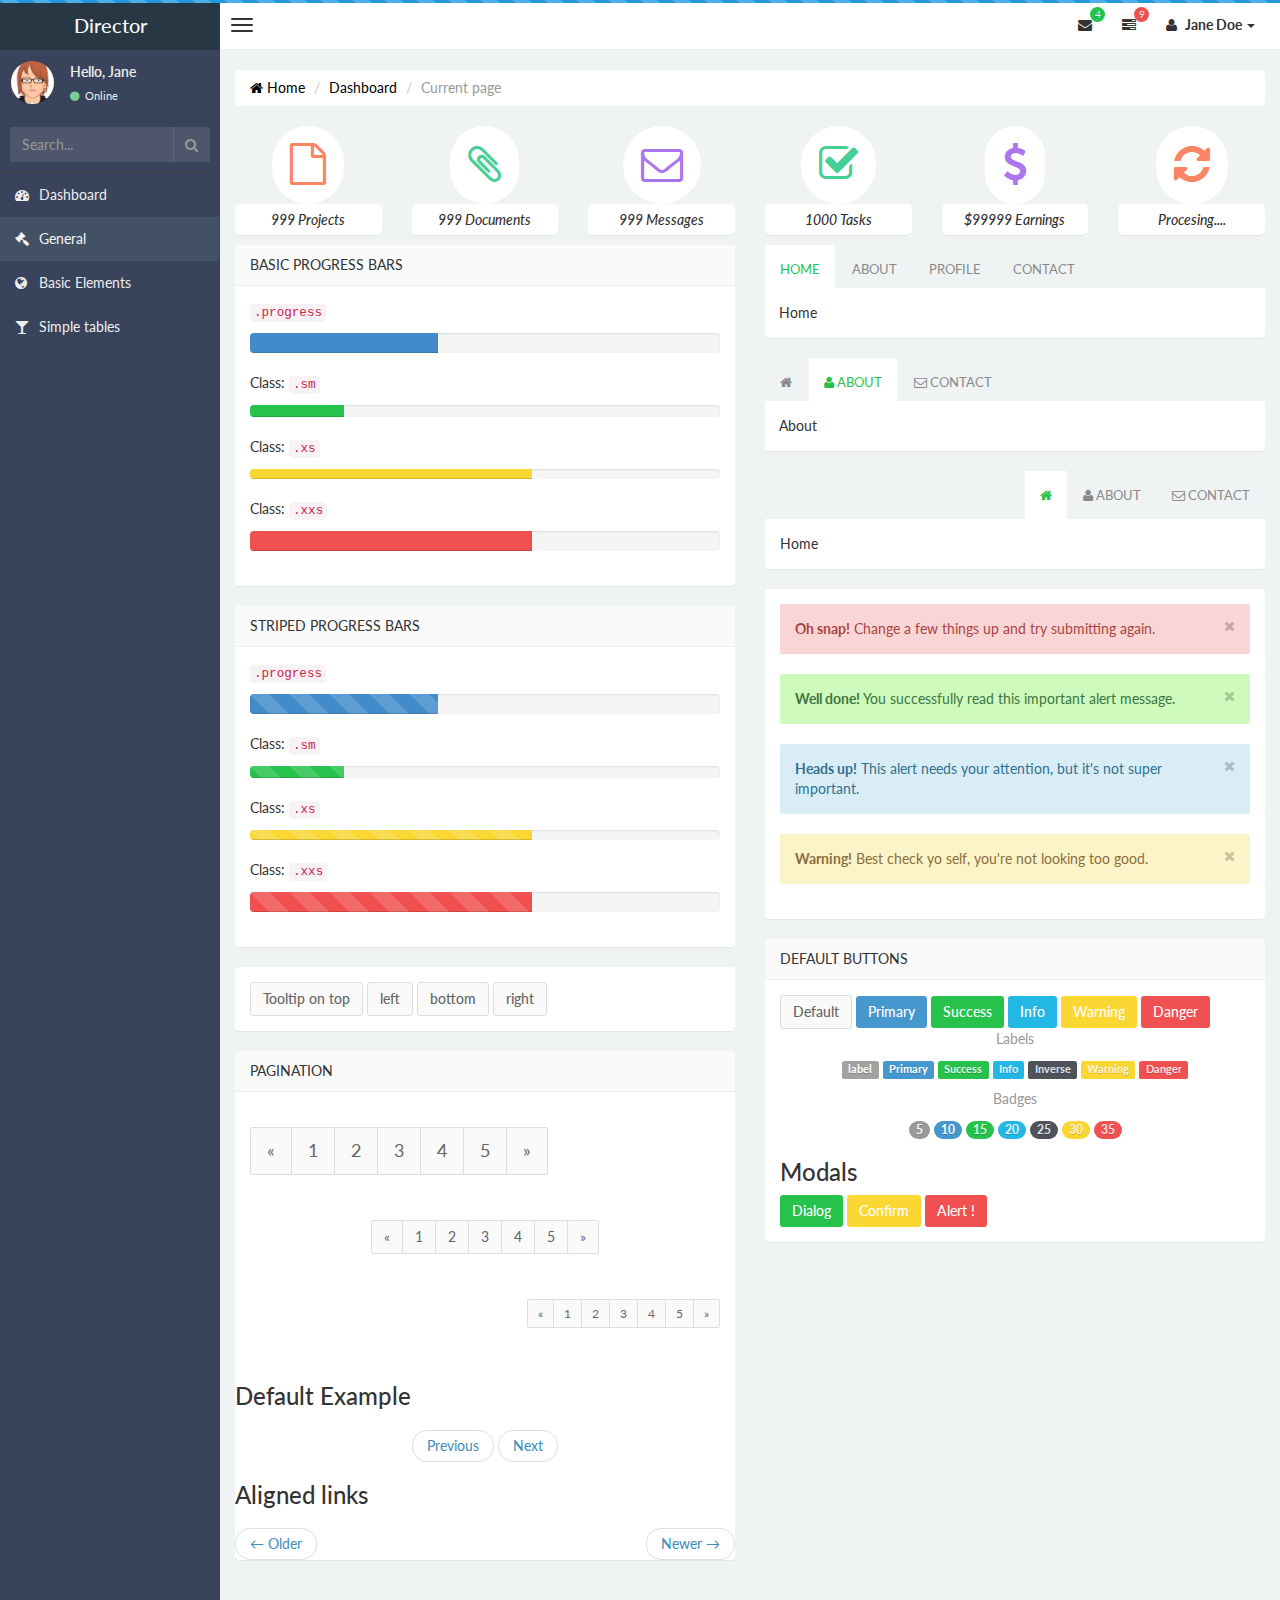
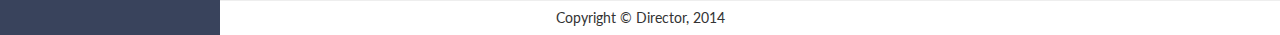
<file: fbone/static/dashboard/general.html>
<!DOCTYPE html>
<html>
    <head>
        <meta charset="UTF-8">
        <title>Director | General UI</title>
        <meta content='width=device-width, initial-scale=1, maximum-scale=1, user-scalable=no' name='viewport'>
        <meta name="description" content="Developed By M Abdur Rokib Promy">
        <meta name="keywords" content="Admin, Bootstrap 3, Template, Theme, Responsive">
        <!-- bootstrap 3.0.2 -->
        <link href="css/bootstrap.min.css" rel="stylesheet" type="text/css" />
        <!-- font Awesome -->
        <link href="css/font-awesome.min.css" rel="stylesheet" type="text/css" />
        <!-- Ionicons -->
        <link href="css/ionicons.min.css" rel="stylesheet" type="text/css" />

        <link href='http://fonts.googleapis.com/css?family=Lato' rel='stylesheet' type='text/css'>
        <!-- Theme style -->
        <link href="css/style.css" rel="stylesheet" type="text/css" />

        <!-- HTML5 Shim and Respond.js IE8 support of HTML5 elements and media queries -->
        <!-- WARNING: Respond.js doesn't work if you view the page via file:// -->
        <!--[if lt IE 9]>
          <script src="https://oss.maxcdn.com/libs/html5shiv/3.7.0/html5shiv.js"></script>
          <script src="https://oss.maxcdn.com/libs/respond.js/1.3.0/respond.min.js"></script>
        <![endif]-->
    </head>
    <body class="skin-black">
        <!-- header logo: style can be found in header.less -->
        <header class="header">
            <a href="index.html" class="logo">
                <!-- Add the class icon to your logo image or logo icon to add the margining -->
                Director
            </a>
            <!-- Header Navbar: style can be found in header.less -->
            <nav class="navbar navbar-static-top" role="navigation">
                <!-- Sidebar toggle button-->
                <a href="#" class="navbar-btn sidebar-toggle" data-toggle="offcanvas" role="button">
                    <span class="sr-only">Toggle navigation</span>
                    <span class="icon-bar"></span>
                    <span class="icon-bar"></span>
                    <span class="icon-bar"></span>
                </a>
                <div class="navbar-right">
                    <ul class="nav navbar-nav">
                        <!-- Messages: style can be found in dropdown.less-->
                        <li class="dropdown messages-menu">
                            <a href="#" class="dropdown-toggle" data-toggle="dropdown">
                                <i class="fa fa-envelope"></i>
                                <span class="label label-success">4</span>
                            </a>
                            <ul class="dropdown-menu">
                                <li class="header">You have 4 messages</li>
                                <li>
                                    <!-- inner menu: contains the actual data -->
                                    <ul class="menu">
                                        <li><!-- start message -->
                                            <a href="#">
                                                <div class="pull-left">
                                                    <img src="img/avatar3.png" class="img-circle" alt="User Image"/>
                                                </div>
                                                <h4>
                                                    Support Team
                                                    <small><i class="fa fa-clock-o"></i> 5 mins</small>
                                                </h4>
                                                <p>Why not buy a new awesome theme?</p>
                                            </a>
                                        </li><!-- end message -->
                                        <li>
                                            <a href="#">
                                                <div class="pull-left">
                                                    <img src="img/avatar2.png" class="img-circle" alt="user image"/>
                                                </div>
                                                <h4>
                                                    Director Design Team
                                                    <small><i class="fa fa-clock-o"></i> 2 hours</small>
                                                </h4>
                                                <p>Why not buy a new awesome theme?</p>
                                            </a>
                                        </li>
                                        <li>
                                            <a href="#">
                                                <div class="pull-left">
                                                    <img src="img/avatar.png" class="img-circle" alt="user image"/>
                                                </div>
                                                <h4>
                                                    Developers
                                                    <small><i class="fa fa-clock-o"></i> Today</small>
                                                </h4>
                                                <p>Why not buy a new awesome theme?</p>
                                            </a>
                                        </li>
                                        <li>
                                            <a href="#">
                                                <div class="pull-left">
                                                    <img src="img/avatar2.png" class="img-circle" alt="user image"/>
                                                </div>
                                                <h4>
                                                    Sales Department
                                                    <small><i class="fa fa-clock-o"></i> Yesterday</small>
                                                </h4>
                                                <p>Why not buy a new awesome theme?</p>
                                            </a>
                                        </li>
                                        <li>
                                            <a href="#">
                                                <div class="pull-left">
                                                    <img src="img/avatar.png" class="img-circle" alt="user image"/>
                                                </div>
                                                <h4>
                                                    Reviewers
                                                    <small><i class="fa fa-clock-o"></i> 2 days</small>
                                                </h4>
                                                <p>Why not buy a new awesome theme?</p>
                                            </a>
                                        </li>
                                    </ul>
                                </li>
                                <li class="footer"><a href="#">See All Messages</a></li>
                            </ul>
                        </li>

                        <!-- Tasks: style can be found in dropdown.less -->
                        <li class="dropdown tasks-menu">
                            <a href="#" class="dropdown-toggle" data-toggle="dropdown">
                                <i class="fa fa-tasks"></i>
                                <span class="label label-danger">9</span>
                            </a>
                            <ul class="dropdown-menu">

                                <li class="header">You have 9 tasks</li>
                                <li>
                                    <!-- inner menu: contains the actual data -->
                                    <ul class="menu">
                                        <li><!-- Task item -->
                                            <a href="#">
                                                <h3>
                                                    Design some buttons
                                                    <small class="pull-right">20%</small>
                                                </h3>
                                                <div class="progress progress-striped xs">
                                                    <div class="progress-bar progress-bar-success" style="width: 20%" role="progressbar" aria-valuenow="20" aria-valuemin="0" aria-valuemax="100">
                                                        <span class="sr-only">20% Complete</span>
                                                    </div>
                                                </div>
                                            </a>
                                        </li><!-- end task item -->
                                        <li><!-- Task item -->
                                            <a href="#">
                                                <h3>
                                                    Create a nice theme
                                                    <small class="pull-right">40%</small>
                                                </h3>
                                                <div class="progress progress-striped xs">
                                                    <div class="progress-bar progress-bar-danger" style="width: 40%" role="progressbar" aria-valuenow="20" aria-valuemin="0" aria-valuemax="100">
                                                        <span class="sr-only">40% Complete</span>
                                                    </div>
                                                </div>
                                            </a>
                                        </li><!-- end task item -->
                                        <li><!-- Task item -->
                                            <a href="#">
                                                <h3>
                                                    Some task I need to do
                                                    <small class="pull-right">60%</small>
                                                </h3>
                                                <div class="progress progress-striped xs">
                                                    <div class="progress-bar progress-bar-info" style="width: 60%" role="progressbar" aria-valuenow="20" aria-valuemin="0" aria-valuemax="100">
                                                        <span class="sr-only">60% Complete</span>
                                                    </div>
                                                </div>
                                            </a>
                                        </li><!-- end task item -->
                                        <li><!-- Task item -->
                                            <a href="#">
                                                <h3>
                                                    Make beautiful transitions
                                                    <small class="pull-right">80%</small>
                                                </h3>
                                                <div class="progress progress-striped xs">
                                                    <div class="progress-bar progress-bar-warning" style="width: 80%" role="progressbar" aria-valuenow="20" aria-valuemin="0" aria-valuemax="100">
                                                        <span class="sr-only">80% Complete</span>
                                                    </div>
                                                </div>
                                            </a>
                                        </li><!-- end task item -->
                                    </ul>
                                </li>
                                <li class="footer">
                                    <a href="#">View all tasks</a>
                                </li>

                            </ul>
                        </li>
                        <!-- User Account: style can be found in dropdown.less -->
                        <li class="dropdown user user-menu">
                            <a href="#" class="dropdown-toggle" data-toggle="dropdown">
                                <i class="fa fa-user"></i>
                                <span>Jane Doe <i class="caret"></i></span>
                            </a>
                            <ul class="dropdown-menu dropdown-custom dropdown-menu-right">
                                <li class="dropdown-header text-center">Account</li>

                                <li>
                                    <a href="#">
                                    <i class="fa fa-clock-o fa-fw pull-right"></i>
                                        <span class="badge badge-success pull-right">10</span> Updates</a>
                                    <a href="#">
                                    <i class="fa fa-envelope-o fa-fw pull-right"></i>
                                        <span class="badge badge-danger pull-right">5</span> Messages</a>
                                    <a href="#"><i class="fa fa-magnet fa-fw pull-right"></i>
                                        <span class="badge badge-info pull-right">3</span> Subscriptions</a>
                                    <a href="#"><i class="fa fa-question fa-fw pull-right"></i> <span class=
                                        "badge pull-right">11</span> FAQ</a>
                                </li>

                                <li class="divider"></li>

                                    <li>
                                        <a href="#">
                                        <i class="fa fa-user fa-fw pull-right"></i>
                                            Profile
                                        </a>
                                        <a data-toggle="modal" href="#modal-user-settings">
                                        <i class="fa fa-cog fa-fw pull-right"></i>
                                            Settings
                                        </a>
                                        </li>

                                        <li class="divider"></li>

                                        <li>
                                            <a href="#"><i class="fa fa-ban fa-fw pull-right"></i> Logout</a>
                                        </li>
                                    </ul>
                                </li>
                    </ul>
                </div>
            </nav>
        </header>
        <div class="wrapper row-offcanvas row-offcanvas-left">
            <!-- Left side column. contains the logo and sidebar -->
            <aside class="left-side sidebar-offcanvas">
                <section class="sidebar">
                    <!-- Sidebar user panel -->
                    <div class="user-panel">
                        <div class="pull-left image">
                            <img src="img/avatar3.png" class="img-circle" alt="User Image" />
                        </div>
                        <div class="pull-left info">
                            <p>Hello, Jane</p>

                            <a href="#"><i class="fa fa-circle text-success"></i> Online</a>
                        </div>
                    </div>
                    <!-- search form -->
                    <form action="#" method="get" class="sidebar-form">
                        <div class="input-group">
                            <input type="text" name="q" class="form-control" placeholder="Search..."/>
                            <span class="input-group-btn">
                                <button type='submit' name='seach' id='search-btn' class="btn btn-flat"><i class="fa fa-search"></i></button>
                            </span>
                        </div>
                    </form>
                    <!-- /.search form -->
                    <!-- sidebar menu: : style can be found in sidebar.less -->
                    <ul class="sidebar-menu">
                        <li>
                            <a href="index.html">
                                <i class="fa fa-dashboard"></i> <span>Dashboard</span>
                            </a>
                        </li>
                        <li class="active">
                            <a href="general.html">
                                <i class="fa fa-gavel"></i> <span>General</span>
                            </a>
                        </li>

                        <li>
                            <a href="basic_form.html">
                                <i class="fa fa-globe"></i> <span>Basic Elements</span>
                            </a>
                        </li>

                        <li>
                            <a href="simple.html">
                                <i class="fa fa-glass"></i> <span>Simple tables</span>
                            </a>
                        </li>

                    </ul>
                </section>
                <!-- /.sidebar -->
            </aside>

            <!-- Right side column. Contains the navbar and content of the page -->
            <div class="right-side">

                <section class="content">
                    <div class="row">
                        <div class="col-md-12">
                            <!--breadcrumbs start -->
                            <ul class="breadcrumb">
                                <li><a href="#"><i class="fa fa-home"></i> Home</a></li>
                                <li><a href="#">Dashboard</a></li>
                                <li class="active">Current page</li>
                            </ul>
                            <!--breadcrumbs end -->
                        </div>
                    </div>
                    <div class="row">
                            <div class="col-md-2">
                            <div class="stat">
                                <div class="stat-icon" style="color:#fa8564;">
                                    <i class="fa fa-file-o fa-3x stat-elem"></i>
                                </div>
                                <h5 class="stat-info">999 Projects</h5>
                            </div>
                        </div>
                        <div class="col-md-2">
                            <div class="stat">
                                <div class="stat-icon" style="color:#45cf95;">
                                    <i class="fa fa-paperclip fa-3x stat-elem"></i>
                                </div>
                                <h5 class="stat-info">999 Documents</h5>
                            </div>
                        </div>
                        <div class="col-md-2">
                            <div class="stat">
                                <div class="stat-icon" style="color:#AC75F0">
                                    <i class="fa fa-envelope-o fa-3x stat-elem"></i>
                                </div>
                                <h5 class="stat-info">999 Messages</h5>
                            </div>
                        </div>
                        <div class="col-md-2">
                            <div class="stat">
                                <div class="stat-icon" style="color:#45cf95;">
                                    <i class="fa fa-check-square-o fa-3x stat-elem"></i>
                                </div>
                                <h5 class="stat-info">1000 Tasks</h5>
                            </div>
                        </div>
                        <div class="col-md-2">
                            <div class="stat">
                                <div class="stat-icon" style="color:#AC75F0">
                                    <i class="fa fa-dollar fa-3x stat-elem"></i>
                                </div>
                                <h5 class="stat-info">$99999 Earnings</h5>
                            </div>
                        </div>
                        <div class="col-md-2">
                            <div class="stat">
                                <div class="stat-icon" style="color:#fa8564">
                                    <i class="fa fa-refresh fa-spin fa-3x stat-elem"></i>
                                </div>
                                <h5 class="stat-info">Procesing....</h5>
                            </div>
                        </div>

                    </div>
                    <div class="row">
                        <div class="col-lg-6">
                            <div class="row">
                                <div class="col-md-12">
                                    <!--progress bar start-->
                                    <section class="panel">
                                        <header class="panel-heading">
                                            Basic Progress Bars
                                        </header>
                                        <div class="panel-body"><p><code>.progress</code></p>
                                          <div class="progress">
                                            <div class="progress-bar progress-bar-primary progress-bar-striped" role="progressbar" aria-valuenow="40" aria-valuemin="0" aria-valuemax="100" style="width: 40%">
                                              <span class="sr-only">40% Complete (success)</span>
                                            </div>
                                          </div>
                                          <p>Class: <code>.sm</code></p>
                                          <div class="progress progress-sm active">
                                            <div class="progress-bar progress-bar-success progress-bar-striped" role="progressbar" aria-valuenow="20" aria-valuemin="0" aria-valuemax="100" style="width: 20%">
                                              <span class="sr-only">20% Complete</span>
                                            </div>
                                          </div>
                                          <p>Class: <code>.xs</code></p>
                                          <div class="progress progress-xs">
                                            <div class="progress-bar progress-bar-warning progress-bar-striped" role="progressbar" aria-valuenow="60" aria-valuemin="0" aria-valuemax="100" style="width: 60%">
                                              <span class="sr-only">60% Complete (warning)</span>
                                            </div>
                                          </div>
                                          <p>Class: <code>.xxs</code></p>
                                          <div class="progress progress-xxs">
                                            <div class="progress-bar progress-bar-danger progress-bar-striped" role="progressbar" aria-valuenow="60" aria-valuemin="0" aria-valuemax="100" style="width: 60%">
                                              <span class="sr-only">60% Complete (warning)</span>
                                            </div>
                                          </div>
                                        </div>
                                    </section>
                                    <!--progress bar end-->

                                </div>
                            </div>

                            <div class="row">
                                <div class="col-md-12">
                                    <!--progress bar start-->
                                    <section class="panel">
                                        <header class="panel-heading">
                                            Striped Progress Bars
                                        </header>
                                        <div class="panel-body">
                                            <p><code>.progress</code></p>
                                              <div class="progress progress-striped">
                                                <div class="progress-bar progress-bar-primary progress-bar-striped" role="progressbar" aria-valuenow="40" aria-valuemin="0" aria-valuemax="100" style="width: 40%">
                                                  <span class="sr-only">40% Complete (success)</span>
                                                </div>
                                              </div>
                                              <p>Class: <code>.sm</code></p>
                                              <div class="progress progress-striped progress-sm active">
                                                <div class="progress-bar progress-bar-success progress-bar-striped" role="progressbar" aria-valuenow="20" aria-valuemin="0" aria-valuemax="100" style="width: 20%">
                                                  <span class="sr-only">20% Complete</span>
                                                </div>
                                              </div>
                                              <p>Class: <code>.xs</code></p>
                                              <div class="progress progress-striped progress-xs">
                                                <div class="progress-bar progress-bar-warning progress-bar-striped" role="progressbar" aria-valuenow="60" aria-valuemin="0" aria-valuemax="100" style="width: 60%">
                                                  <span class="sr-only">60% Complete (warning)</span>
                                                </div>
                                              </div>
                                              <p>Class: <code>.xxs</code></p>
                                              <div class="progress progress-striped progress-xxs">
                                                <div class="progress-bar progress-bar-danger progress-bar-striped" role="progressbar" aria-valuenow="60" aria-valuemin="0" aria-valuemax="100" style="width: 60%">
                                                  <span class="sr-only">60% Complete (warning)</span>
                                                </div>
                                              </div>
                                        </div>
                                    </section>
                                    <!--progress bar end-->
                                </div>
                            </div>

                            <div class="row">
                                <div class="col-md-12">
                                    <!--tooltips start-->
                                    <section class="panel">
                                        <div class="panel-body btn-gap">
                                            <button title="" data-placement="top" data-toggle="tooltip" class="btn btn-default tooltips" type="button" data-original-title="Tooltip on top">Tooltip on top</button>
                                            <button title="" data-placement="left" data-toggle="tooltip" class="btn btn-default tooltips" type="button" data-original-title="Tooltip on left"> left</button>
                                            <button title="" data-placement="bottom" data-toggle="tooltip " class="btn btn-default tooltips" type="button" data-original-title="Tooltip on bottom"> bottom</button>
                                            <button title="" data-placement="right" data-toggle="tooltip" class="btn btn-default tooltips" type="button" data-original-title="Tooltip on right"> right</button>
                                        </div>
                                    </section>
                                    <!--tooltips end-->
                                </div>
                            </div>

                            <div class="row">
                                <div class="col-md-12">
                                    <!--pagination start-->
                                    <section class="panel">
                                        <header class="panel-heading">
                                            Pagination
                                        </header>
                                        <div class="panel-body">
                                            <div>
                                                <ul class="pagination pagination-lg">
                                                    <li><a href="#">«</a></li>
                                                    <li><a href="#">1</a></li>
                                                    <li><a href="#">2</a></li>
                                                    <li><a href="#">3</a></li>
                                                    <li><a href="#">4</a></li>
                                                    <li><a href="#">5</a></li>
                                                    <li><a href="#">»</a></li>
                                                </ul>
                                            </div>
                                            <div class="text-center">
                                                <ul class="pagination">
                                                    <li><a href="#">«</a></li>
                                                    <li><a href="#">1</a></li>
                                                    <li><a href="#">2</a></li>
                                                    <li><a href="#">3</a></li>
                                                    <li><a href="#">4</a></li>
                                                    <li><a href="#">5</a></li>
                                                    <li><a href="#">»</a></li>
                                                </ul>
                                            </div>
                                            <div>
                                                <ul class="pagination pagination-sm pull-right">
                                                    <li><a href="#">«</a></li>
                                                    <li><a href="#">1</a></li>
                                                    <li><a href="#">2</a></li>
                                                    <li><a href="#">3</a></li>
                                                    <li><a href="#">4</a></li>
                                                    <li><a href="#">5</a></li>
                                                    <li><a href="#">»</a></li>
                                                </ul>
                                            </div>
                                        </div>
                                        <h3>Default Example</h3>
                                        <nav>
                                          <ul class="pager">
                                            <li><a href="#">Previous</a></li>
                                            <li><a href="#">Next</a></li>
                                          </ul>
                                        </nav>
                                        <h3>Aligned links</h3>
                                        <nav>
                                          <ul class="pager">
                                            <li class="previous"><a href="#"><span aria-hidden="true">&larr;</span> Older</a></li>
                                            <li class="next"><a href="#">Newer <span aria-hidden="true">&rarr;</span></a></li>
                                          </ul>
                                        </nav>
                                    </section>
                                    <!--pagination end-->
                                </div>
                            </div>

                        </div>

                        <div class="col-lg-6">
                        <!--tab nav start-->
                        <section class="panel general">
                            <header class="panel-heading tab-bg-dark-navy-blue">
                                <ul class="nav nav-tabs">
                                    <li class="active">
                                        <a data-toggle="tab" href="#home">Home</a>
                                    </li>
                                    <li class="">
                                        <a data-toggle="tab" href="#about">About</a>
                                    </li>
                                    <li class="">
                                        <a data-toggle="tab" href="#profile">Profile</a>
                                    </li>
                                    <li class="">
                                        <a data-toggle="tab" href="#contact">Contact</a>
                                    </li>
                                </ul>
                            </header>
                            <div class="panel-body">
                                <div class="tab-content">
                                    <div id="home" class="tab-pane active">
                                        Home
                                    </div>
                                    <div id="about" class="tab-pane">About</div>
                                    <div id="profile" class="tab-pane">Profile</div>
                                    <div id="contact" class="tab-pane">Contact</div>
                                </div>
                            </div>
                        </section>
                        <!--tab nav start-->

                        <!--tab nav start-->
                        <section class="panel general">
                            <header class="panel-heading tab-bg-dark-navy-blue">
                                <ul class="nav nav-tabs">
                                    <li>
                                        <a data-toggle="tab" href="#home-2">
                                            <i class="fa fa-home"></i>
                                        </a>
                                    </li>
                                    <li class="active">
                                        <a data-toggle="tab" href="#about-2">
                                            <i class="fa fa-user"></i>
                                            About
                                        </a>
                                    </li>
                                    <li class="">
                                        <a data-toggle="tab" href="#contact-2">
                                            <i class="fa fa-envelope-o"></i>
                                            Contact
                                        </a>
                                    </li>
                                </ul>
                            </header>
                            <div class="panel-body">
                                <div class="tab-content">
                                    <div id="home-2" class="tab-pane ">
                                        Home
                                    </div>
                                    <div id="about-2" class="tab-pane active">About</div>
                                    <div id="contact-2" class="tab-pane ">Contact</div>
                                </div>
                            </div>
                        </section>
                        <!--tab nav end-->


                        <!--tab nav start-->
                        <section class="panel">
                            <header class="panel-heading tab-bg-dark-navy-blue tab-right ">
                                <ul class="nav nav-tabs pull-right">
                                    <li class="active">
                                        <a data-toggle="tab" href="#home-3">
                                            <i class="fa fa-home"></i>
                                        </a>
                                    </li>
                                    <li class="">
                                        <a data-toggle="tab" href="#about-3">
                                            <i class="fa fa-user"></i>
                                            About
                                        </a>
                                    </li>
                                    <li class="">
                                        <a data-toggle="tab" href="#contact-3">
                                            <i class="fa fa-envelope-o"></i>
                                            Contact
                                        </a>
                                    </li>
                                </ul>
                            </header>
                            <div class="panel-body">
                                <div class="tab-content">
                                    <div id="home-3" class="tab-pane active">
                                        Home
                                    </div>
                                    <div id="about-3" class="tab-pane">About</div>
                                    <div id="contact-3" class="tab-pane">Contact</div>
                                </div>
                            </div>
                        </section>
                        <!--tab nav end-->



                        <div class="row">
                            <div class="col-md-12">
                                <!--notification start-->
                                <section class="panel">
                                    <div class="panel-body">

                                        <div class="alert alert-block alert-danger ">
                                            <button data-dismiss="alert" class="close close-sm" type="button">
                                                <i class="fa fa-times"></i>
                                            </button>
                                            <strong>Oh snap!</strong> Change a few things up and try submitting again.
                                        </div>
                                        <div class="alert alert-success ">
                                            <button data-dismiss="alert" class="close close-sm" type="button">
                                                <i class="fa fa-times"></i>
                                            </button>
                                            <strong>Well done!</strong> You successfully read this important alert message.
                                        </div>
                                        <div class="alert alert-info ">
                                            <button data-dismiss="alert" class="close close-sm" type="button">
                                                <i class="fa fa-times"></i>
                                            </button>
                                            <strong>Heads up!</strong> This alert needs your attention, but it's not super important.
                                        </div>
                                        <div class="alert alert-warning ">
                                            <button data-dismiss="alert" class="close close-sm" type="button">
                                                <i class="fa fa-times"></i>
                                            </button>
                                            <strong>Warning!</strong> Best check yo self, you're not looking too good.
                                        </div>

                                    </div>
                                </section>
                                <!--notification end-->
                            </div>
                        </div>
                        <div class="row">
                            <div class="col-md-12">
                                <section class="panel">
                                <header class="panel-heading">
                                    Default Buttons
                                </header>
                                <div class="panel-body">
                                    <button type="button" class="btn btn-default">Default</button>
                                    <button type="button" class="btn btn-primary">Primary</button>
                                    <button type="button" class="btn btn-success">Success</button>
                                    <button type="button" class="btn btn-info">Info</button>
                                    <button type="button" class="btn btn-warning">Warning</button>
                                    <button type="button" class="btn btn-danger">Danger</button>

                                        <p class="text-muted text-center">Labels</p>
                                        <p class="text-center">
                                            <span class="label label-default">label</span>
                                            <span class="label label-primary">Primary</span>
                                            <span class="label label-success">Success</span>
                                            <span class="label label-info">Info</span>
                                            <span class="label label-inverse">Inverse</span>
                                            <span class="label label-warning">Warning</span>
                                            <span class="label label-danger">Danger</span>
                                        </p>
                                        <p class="text-muted text-center">Badges</p>
                                        <p class="m-bot-none text-center">
                                            <span class="badge">5</span>
                                            <span class="badge badge-primary">10</span>
                                            <span class="badge badge-success">15</span>
                                            <span class="badge badge-info">20</span>
                                            <span class="badge badge-inverse">25</span>
                                            <span class="badge badge-warning">30</span>
                                            <span class="badge badge-danger">35</span>
                                        </p>
                                        <h3>Modals</h3>
                                        <a class="btn btn-success" data-toggle="modal" href="#myModal">
                                            Dialog
                                        </a>
                                        <a class="btn btn-warning" data-toggle="modal" href="#myModal2">
                                            Confirm
                                        </a>
                                        <a class="btn btn-danger" data-toggle="modal" href="#myModal3">
                                            Alert !
                                        </a>
                                        <!-- Modal -->
                                        <div class="modal fade" id="myModal" tabindex="-1" role="dialog" aria-labelledby="myModalLabel" aria-hidden="true">
                                            <div class="modal-dialog">
                                                <div class="modal-content">
                                                    <div class="modal-header">
                                                        <button type="button" class="close" data-dismiss="modal" aria-hidden="true">×</button>
                                                        <h4 class="modal-title">Modal Tittle</h4>
                                                    </div>
                                                    <div class="modal-body">

                                                        Body goes here...

                                                    </div>
                                                    <div class="modal-footer">
                                                        <button data-dismiss="modal" class="btn btn-default" type="button">Close</button>
                                                        <button class="btn btn-success" type="button">Save changes</button>
                                                    </div>
                                                </div>
                                            </div>
                                        </div>
                                        <!-- modal -->
                                        <!-- Modal -->
                                        <div class="modal fade" id="myModal2" tabindex="-1" role="dialog" aria-labelledby="myModalLabel" aria-hidden="true">
                                            <div class="modal-dialog">
                                                <div class="modal-content">
                                                    <div class="modal-header">
                                                        <button type="button" class="close" data-dismiss="modal" aria-hidden="true">×</button>
                                                        <h4 class="modal-title">Modal Tittle</h4>
                                                    </div>
                                                    <div class="modal-body">

                                                        Body goes here...

                                                    </div>
                                                    <div class="modal-footer">
                                                        <button data-dismiss="modal" class="btn btn-default" type="button">Close</button>
                                                        <button class="btn btn-warning" type="button"> Confirm</button>
                                                    </div>
                                                </div>
                                            </div>
                                        </div>
                                        <!-- modal -->
                                        <!-- Modal -->
                                        <div class="modal fade" id="myModal3" tabindex="-1" role="dialog" aria-labelledby="myModalLabel" aria-hidden="true">
                                            <div class="modal-dialog">
                                                <div class="modal-content">
                                                    <div class="modal-header">
                                                        <button type="button" class="close" data-dismiss="modal" aria-hidden="true">×</button>
                                                        <h4 class="modal-title">Modal Tittle</h4>
                                                    </div>
                                                    <div class="modal-body">

                                                        Body goes here...

                                                    </div>
                                                    <div class="modal-footer">
                                                        <button class="btn btn-danger" type="button"> Ok</button>
                                                    </div>
                                                </div>
                                            </div>
                                        </div>
                                        <!-- modal -->



                                </div>
                            </section>
                            </div>
                        </div>


                        </div>

                    </div>

                </section>
            </div>
            <div class="footer-main">
                Copyright &copy Director, 2014
            </div>
        </div><!-- ./wrapper -->


        <!-- jQuery 2.0.2 -->
        <script src="http://ajax.googleapis.com/ajax/libs/jquery/2.0.2/jquery.min.js"></script>
        <script src="js/jquery.min.js" type="text/javascript"></script>

        <!-- Bootstrap -->
        <script src="js/bootstrap.min.js" type="text/javascript"></script>
        <!-- Director App -->
        <script src="js/Director/app.js" type="text/javascript"></script>
    </body>
</html>
</file>
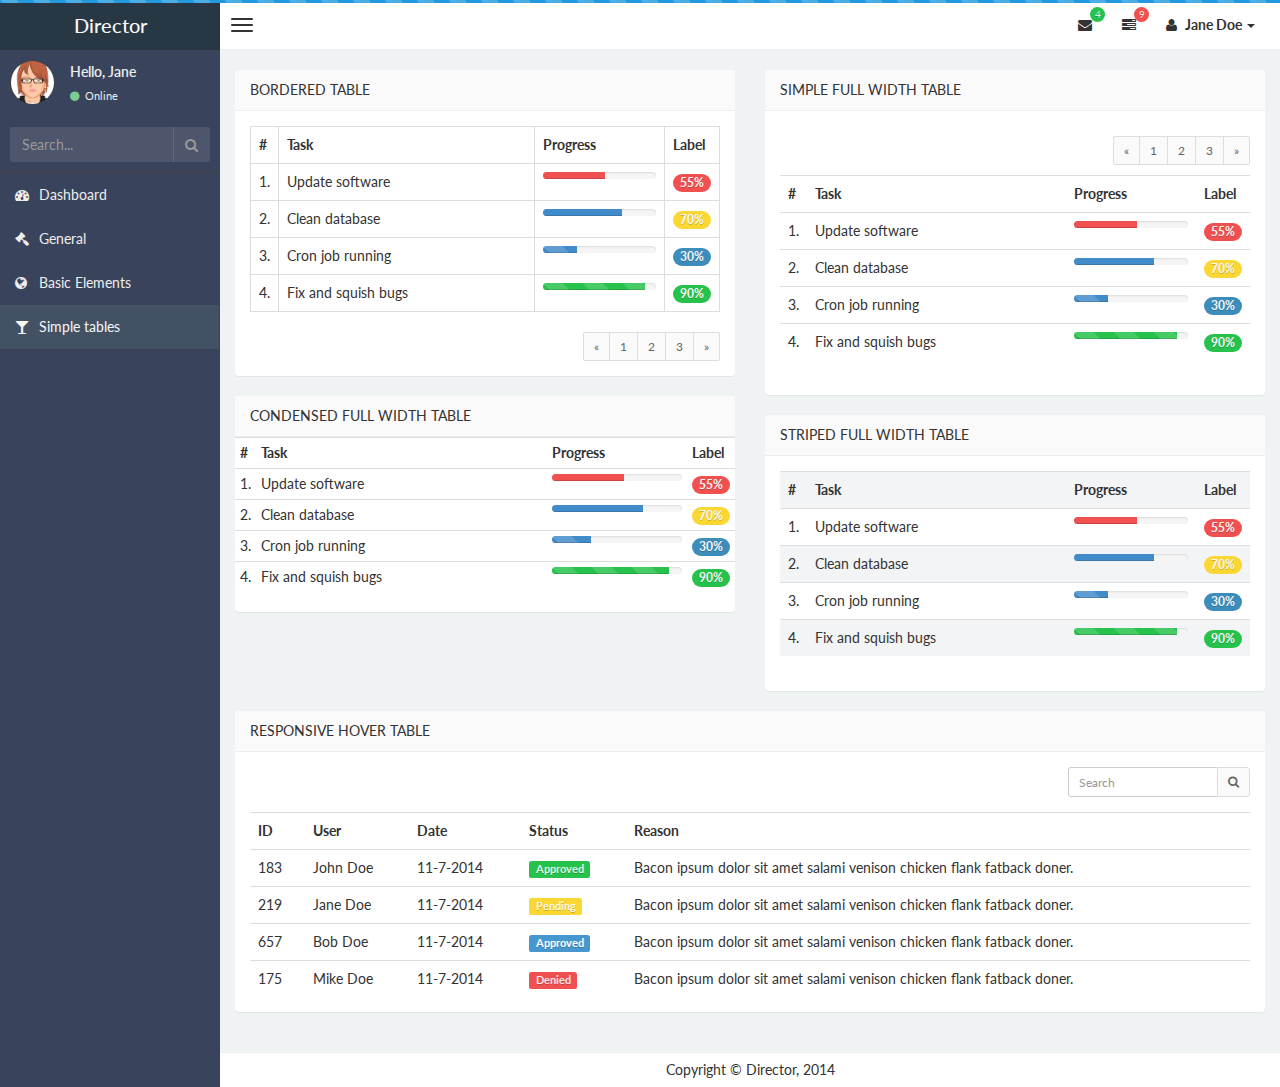
<file: fbone/static/dashboard/simple.html>
<!DOCTYPE html>
<html>
    <head>
        <meta charset="UTF-8">
        <title>Director | Simple Tables</title>
        <meta content='width=device-width, initial-scale=1, maximum-scale=1, user-scalable=no' name='viewport'>
        <meta name="description" content="Developed By M Abdur Rokib Promy">
        <meta name="keywords" content="Admin, Bootstrap 3, Template, Theme, Responsive">
        <!-- bootstrap 3.0.2 -->
        <link href="css/bootstrap.min.css" rel="stylesheet" type="text/css" />
        <!-- font Awesome -->
        <link href="css/font-awesome.min.css" rel="stylesheet" type="text/css" />
        <!-- Ionicons -->
        <link href="css/ionicons.min.css" rel="stylesheet" type="text/css" />
        <!-- google font -->
        <link href='http://fonts.googleapis.com/css?family=Lato' rel='stylesheet' type='text/css'>
        <!-- Theme style -->
        <link href="css/style.css" rel="stylesheet" type="text/css" />

        <!-- HTML5 Shim and Respond.js IE8 support of HTML5 elements and media queries -->
        <!-- WARNING: Respond.js doesn't work if you view the page via file:// -->
        <!--[if lt IE 9]>
          <script src="https://oss.maxcdn.com/libs/html5shiv/3.7.0/html5shiv.js"></script>
          <script src="https://oss.maxcdn.com/libs/respond.js/1.3.0/respond.min.js"></script>
        <![endif]-->
    </head>
    <body class="skin-black">
        <!-- header logo: style can be found in header.less -->
        <header class="header">
            <a href="index.html" class="logo">
                <!-- Add the class icon to your logo image or logo icon to add the margining -->
                Director
            </a>
            <!-- Header Navbar: style can be found in header.less -->
            <nav class="navbar navbar-static-top" role="navigation">
                <!-- Sidebar toggle button-->
                <a href="#" class="navbar-btn sidebar-toggle" data-toggle="offcanvas" role="button">
                    <span class="sr-only">Toggle navigation</span>
                    <span class="icon-bar"></span>
                    <span class="icon-bar"></span>
                    <span class="icon-bar"></span>
                </a>
                <div class="navbar-right">
                    <ul class="nav navbar-nav">
                        <!-- Messages: style can be found in dropdown.less-->
                        <li class="dropdown messages-menu">
                            <a href="#" class="dropdown-toggle" data-toggle="dropdown">
                                <i class="fa fa-envelope"></i>
                                <span class="label label-success">4</span>
                            </a>
                            <ul class="dropdown-menu">
                                <li class="header">You have 4 messages</li>
                                <li>
                                    <!-- inner menu: contains the actual data -->
                                    <ul class="menu">
                                        <li><!-- start message -->
                                            <a href="#">
                                                <div class="pull-left">
                                                    <img src="img/avatar3.png" class="img-circle" alt="User Image"/>
                                                </div>
                                                <h4>
                                                    Support Team
                                                    <small><i class="fa fa-clock-o"></i> 5 mins</small>
                                                </h4>
                                                <p>Why not buy a new awesome theme?</p>
                                            </a>
                                        </li><!-- end message -->
                                        <li>
                                            <a href="#">
                                                <div class="pull-left">
                                                    <img src="img/avatar2.png" class="img-circle" alt="user image"/>
                                                </div>
                                                <h4>
                                                    Director Design Team
                                                    <small><i class="fa fa-clock-o"></i> 2 hours</small>
                                                </h4>
                                                <p>Why not buy a new awesome theme?</p>
                                            </a>
                                        </li>
                                        <li>
                                            <a href="#">
                                                <div class="pull-left">
                                                    <img src="img/avatar.png" class="img-circle" alt="user image"/>
                                                </div>
                                                <h4>
                                                    Developers
                                                    <small><i class="fa fa-clock-o"></i> Today</small>
                                                </h4>
                                                <p>Why not buy a new awesome theme?</p>
                                            </a>
                                        </li>
                                        <li>
                                            <a href="#">
                                                <div class="pull-left">
                                                    <img src="img/avatar2.png" class="img-circle" alt="user image"/>
                                                </div>
                                                <h4>
                                                    Sales Department
                                                    <small><i class="fa fa-clock-o"></i> Yesterday</small>
                                                </h4>
                                                <p>Why not buy a new awesome theme?</p>
                                            </a>
                                        </li>
                                        <li>
                                            <a href="#">
                                                <div class="pull-left">
                                                    <img src="img/avatar.png" class="img-circle" alt="user image"/>
                                                </div>
                                                <h4>
                                                    Reviewers
                                                    <small><i class="fa fa-clock-o"></i> 2 days</small>
                                                </h4>
                                                <p>Why not buy a new awesome theme?</p>
                                            </a>
                                        </li>
                                    </ul>
                                </li>
                                <li class="footer"><a href="#">See All Messages</a></li>
                            </ul>
                        </li>
                        <li class="dropdown tasks-menu">
                            <a href="#" class="dropdown-toggle" data-toggle="dropdown">
                                <i class="fa fa-tasks"></i>
                                <span class="label label-danger">9</span>
                            </a>
                            <ul class="dropdown-menu">

                                <li class="header">You have 9 tasks</li>
                                <li>
                                    <!-- inner menu: contains the actual data -->
                                    <ul class="menu">
                                        <li><!-- Task item -->
                                            <a href="#">
                                                <h3>
                                                    Design some buttons
                                                    <small class="pull-right">20%</small>
                                                </h3>
                                                <div class="progress progress-striped xs">
                                                    <div class="progress-bar progress-bar-success" style="width: 20%" role="progressbar" aria-valuenow="20" aria-valuemin="0" aria-valuemax="100">
                                                        <span class="sr-only">20% Complete</span>
                                                    </div>
                                                </div>
                                            </a>
                                        </li><!-- end task item -->
                                        <li><!-- Task item -->
                                            <a href="#">
                                                <h3>
                                                    Create a nice theme
                                                    <small class="pull-right">40%</small>
                                                </h3>
                                                <div class="progress progress-striped xs">
                                                    <div class="progress-bar progress-bar-danger" style="width: 40%" role="progressbar" aria-valuenow="20" aria-valuemin="0" aria-valuemax="100">
                                                        <span class="sr-only">40% Complete</span>
                                                    </div>
                                                </div>
                                            </a>
                                        </li><!-- end task item -->
                                        <li><!-- Task item -->
                                            <a href="#">
                                                <h3>
                                                    Some task I need to do
                                                    <small class="pull-right">60%</small>
                                                </h3>
                                                <div class="progress progress-striped xs">
                                                    <div class="progress-bar progress-bar-info" style="width: 60%" role="progressbar" aria-valuenow="20" aria-valuemin="0" aria-valuemax="100">
                                                        <span class="sr-only">60% Complete</span>
                                                    </div>
                                                </div>
                                            </a>
                                        </li><!-- end task item -->
                                        <li><!-- Task item -->
                                            <a href="#">
                                                <h3>
                                                    Make beautiful transitions
                                                    <small class="pull-right">80%</small>
                                                </h3>
                                                <div class="progress progress-striped xs">
                                                    <div class="progress-bar progress-bar-warning" style="width: 80%" role="progressbar" aria-valuenow="20" aria-valuemin="0" aria-valuemax="100">
                                                        <span class="sr-only">80% Complete</span>
                                                    </div>
                                                </div>
                                            </a>
                                        </li><!-- end task item -->
                                    </ul>
                                </li>
                                <li class="footer">
                                    <a href="#">View all tasks</a>
                                </li>

                            </ul>
                        </li>
                        <!-- User Account: style can be found in dropdown.less -->
                        <li class="dropdown user user-menu">

                            <a href="#" class="dropdown-toggle" data-toggle="dropdown">
                                <i class="fa fa-user"></i>
                                <span>Jane Doe <i class="caret"></i></span>
                            </a>
                            <ul class="dropdown-menu dropdown-custom dropdown-menu-right">
                                <li class="dropdown-header text-center">Account</li>

                                <li>
                                    <a href="#">
                                    <i class="fa fa-clock-o fa-fw pull-right"></i>
                                        <span class="badge badge-success pull-right">10</span> Updates</a>
                                    <a href="#">
                                    <i class="fa fa-envelope-o fa-fw pull-right"></i>
                                        <span class="badge badge-danger pull-right">5</span> Messages</a>
                                    <a href="#"><i class="fa fa-magnet fa-fw pull-right"></i>
                                        <span class="badge badge-info pull-right">3</span> Subscriptions</a>
                                    <a href="#"><i class="fa fa-question fa-fw pull-right"></i> <span class=
                                        "badge pull-right">11</span> FAQ</a>
                                </li>

                                <li class="divider"></li>

                                    <li>
                                        <a href="#">
                                        <i class="fa fa-user fa-fw pull-right"></i>
                                            Profile
                                        </a>
                                        <a data-toggle="modal" href="#modal-user-settings">
                                        <i class="fa fa-cog fa-fw pull-right"></i>
                                            Settings
                                        </a>
                                        </li>

                                        <li class="divider"></li>

                                        <li>
                                            <a href="#"><i class="fa fa-ban fa-fw pull-right"></i> Logout</a>
                                        </li>
                                    </ul>

                        </li>
                    </ul>
                </div>
            </nav>
        </header>
        <div class="wrapper row-offcanvas row-offcanvas-left">
            <!-- Left side column. contains the logo and sidebar -->
            <aside class="left-side sidebar-offcanvas">
                <!-- sidebar: style can be found in sidebar.less -->
                <section class="sidebar">
                    <!-- Sidebar user panel -->
                    <div class="user-panel">
                        <div class="pull-left image">
                            <img src="img/avatar3.png" class="img-circle" alt="User Image" />
                        </div>
                        <div class="pull-left info">
                            <p>Hello, Jane</p>

                            <a href="#"><i class="fa fa-circle text-success"></i> Online</a>
                        </div>
                    </div>
                    <!-- search form -->
                    <form action="#" method="get" class="sidebar-form">
                        <div class="input-group">
                            <input type="text" name="q" class="form-control" placeholder="Search..."/>
                            <span class="input-group-btn">
                                <button type='submit' name='seach' id='search-btn' class="btn btn-flat"><i class="fa fa-search"></i></button>
                            </span>
                        </div>
                    </form>
                    <ul class="sidebar-menu">
                        <li>
                            <a href="index.html">
                                <i class="fa fa-dashboard"></i> <span>Dashboard</span>
                            </a>
                        </li>
                        <li>
                            <a href="general.html">
                                <i class="fa fa-gavel"></i> <span>General</span>
                            </a>
                        </li>

                        <li>
                            <a href="basic_form.html">
                                <i class="fa fa-globe"></i> <span>Basic Elements</span>
                            </a>
                        </li>

                        <li class="active">
                            <a href="simple.html">
                                <i class="fa fa-glass"></i> <span>Simple tables</span>
                            </a>
                        </li>

                    </ul>
                </section>
                <!-- /.sidebar -->
            </aside>

            <!-- Right side column. Contains the navbar and content of the page -->
            <aside class="right-side">

                <!-- Main content -->
                <section class="content">
                    <div class="row">
                        <div class="col-md-6">
                            <div class="panel">
                                <header class="panel-heading">
                                    Bordered Table

                                </header>
                                <div class="panel-body">
                                    <table class="table table-bordered">
                                        <tr>
                                            <th style="width: 10px">#</th>
                                            <th>Task</th>
                                            <th>Progress</th>
                                            <th style="width: 40px">Label</th>
                                        </tr>
                                        <tr>
                                            <td>1.</td>
                                            <td>Update software</td>
                                            <td>
                                                <div class="progress xs">
                                                    <div class="progress-bar progress-bar-danger" style="width: 55%"></div>
                                                </div>
                                            </td>
                                            <td><span class="badge bg-red">55%</span></td>
                                        </tr>
                                        <tr>
                                            <td>2.</td>
                                            <td>Clean database</td>
                                            <td>
                                                <div class="progress xs">
                                                    <div class="progress-bar progress-bar-yellow" style="width: 70%"></div>
                                                </div>
                                            </td>
                                            <td><span class="badge bg-yellow">70%</span></td>
                                        </tr>
                                        <tr>
                                            <td>3.</td>
                                            <td>Cron job running</td>
                                            <td>
                                                <div class="progress xs progress-striped active">
                                                    <div class="progress-bar progress-bar-primary" style="width: 30%"></div>
                                                </div>
                                            </td>
                                            <td><span class="badge bg-light-blue">30%</span></td>
                                        </tr>
                                        <tr>
                                            <td>4.</td>
                                            <td>Fix and squish bugs</td>
                                            <td>
                                                <div class="progress xs progress-striped active">
                                                    <div class="progress-bar progress-bar-success" style="width: 90%"></div>
                                                </div>
                                            </td>
                                            <td><span class="badge bg-green">90%</span></td>
                                        </tr>
                                    </table>
                                    <div class="table-foot">
                                        <ul class="pagination pagination-sm no-margin pull-right">
                                        <li><a href="#">&laquo;</a></li>
                                        <li><a href="#">1</a></li>
                                        <li><a href="#">2</a></li>
                                        <li><a href="#">3</a></li>
                                        <li><a href="#">&raquo;</a></li>
                                    </ul>
                                    </div>
                                </div><!-- /.panel-body -->

                            </div><!-- /.panel -->

                            <div class="panel">
                                <header class="panel-heading">
                                    Condensed Full Width Table

                                </header>
                                <div class="panel-body no-padding">
                                    <table class="table table-condensed">
                                        <tr>
                                            <th style="width: 10px">#</th>
                                            <th>Task</th>
                                            <th>Progress</th>
                                            <th style="width: 40px">Label</th>
                                        </tr>
                                        <tr>
                                            <td>1.</td>
                                            <td>Update software</td>
                                            <td>
                                                <div class="progress xs">
                                                    <div class="progress-bar progress-bar-danger" style="width: 55%"></div>
                                                </div>
                                            </td>
                                            <td><span class="badge bg-red">55%</span></td>
                                        </tr>
                                        <tr>
                                            <td>2.</td>
                                            <td>Clean database</td>
                                            <td>
                                                <div class="progress xs">
                                                    <div class="progress-bar progress-bar-yellow" style="width: 70%"></div>
                                                </div>
                                            </td>
                                            <td><span class="badge bg-yellow">70%</span></td>
                                        </tr>
                                        <tr>
                                            <td>3.</td>
                                            <td>Cron job running</td>
                                            <td>
                                                <div class="progress xs progress-striped active">
                                                    <div class="progress-bar progress-bar-primary" style="width: 30%"></div>
                                                </div>
                                            </td>
                                            <td><span class="badge bg-light-blue">30%</span></td>
                                        </tr>
                                        <tr>
                                            <td>4.</td>
                                            <td>Fix and squish bugs</td>
                                            <td>
                                                <div class="progress xs progress-striped active">
                                                    <div class="progress-bar progress-bar-success" style="width: 90%"></div>
                                                </div>
                                            </td>
                                            <td><span class="badge bg-green">90%</span></td>
                                        </tr>
                                    </table>
                                </div><!-- /.panel-body -->
                            </div><!-- /.panel -->
                        </div><!-- /.col -->
                        <div class="col-md-6">
                            <div class="panel">
                                <header class="panel-heading">
                                    Simple Full Width Table

                                </header>
                                <div class="panel-body">
                                    <div class="box-tools">
                                        <ul class="pagination pagination-sm m-b-10 m-t-10 pull-right">
                                            <li><a href="#">&laquo;</a></li>
                                            <li><a href="#">1</a></li>
                                            <li><a href="#">2</a></li>
                                            <li><a href="#">3</a></li>
                                            <li><a href="#">&raquo;</a></li>
                                        </ul>
                                    </div>
                                    <table class="table">
                                        <tr>
                                            <th style="width: 10px">#</th>
                                            <th>Task</th>
                                            <th>Progress</th>
                                            <th style="width: 40px">Label</th>
                                        </tr>
                                        <tr>
                                            <td>1.</td>
                                            <td>Update software</td>
                                            <td>
                                                <div class="progress xs">
                                                    <div class="progress-bar progress-bar-danger" style="width: 55%"></div>
                                                </div>
                                            </td>
                                            <td><span class="badge bg-red">55%</span></td>
                                        </tr>
                                        <tr>
                                            <td>2.</td>
                                            <td>Clean database</td>
                                            <td>
                                                <div class="progress xs">
                                                    <div class="progress-bar progress-bar-yellow" style="width: 70%"></div>
                                                </div>
                                            </td>
                                            <td><span class="badge bg-yellow">70%</span></td>
                                        </tr>
                                        <tr>
                                            <td>3.</td>
                                            <td>Cron job running</td>
                                            <td>
                                                <div class="progress xs progress-striped active">
                                                    <div class="progress-bar progress-bar-primary" style="width: 30%"></div>
                                                </div>
                                            </td>
                                            <td><span class="badge bg-light-blue">30%</span></td>
                                        </tr>
                                        <tr>
                                            <td>4.</td>
                                            <td>Fix and squish bugs</td>
                                            <td>
                                                <div class="progress xs progress-striped active">
                                                    <div class="progress-bar progress-bar-success" style="width: 90%"></div>
                                                </div>
                                            </td>
                                            <td><span class="badge bg-green">90%</span></td>
                                        </tr>
                                    </table>
                                </div><!-- /.panel-body -->
                            </div><!-- /.panel -->

                            <div class="panel">
                                <header class="panel-heading">
                                    Striped Full Width Table

                                </header>
                                <div class="panel-body">
                                    <table class="table table-striped">
                                        <tr>
                                            <th style="width: 10px">#</th>
                                            <th>Task</th>
                                            <th>Progress</th>
                                            <th style="width: 40px">Label</th>
                                        </tr>
                                        <tr>
                                            <td>1.</td>
                                            <td>Update software</td>
                                            <td>
                                                <div class="progress xs">
                                                    <div class="progress-bar progress-bar-danger" style="width: 55%"></div>
                                                </div>
                                            </td>
                                            <td><span class="badge bg-red">55%</span></td>
                                        </tr>
                                        <tr>
                                            <td>2.</td>
                                            <td>Clean database</td>
                                            <td>
                                                <div class="progress xs">
                                                    <div class="progress-bar progress-bar-yellow" style="width: 70%"></div>
                                                </div>
                                            </td>
                                            <td><span class="badge bg-yellow">70%</span></td>
                                        </tr>
                                        <tr>
                                            <td>3.</td>
                                            <td>Cron job running</td>
                                            <td>
                                                <div class="progress xs progress-striped active">
                                                    <div class="progress-bar progress-bar-primary" style="width: 30%"></div>
                                                </div>
                                            </td>
                                            <td><span class="badge bg-light-blue">30%</span></td>
                                        </tr>
                                        <tr>
                                            <td>4.</td>
                                            <td>Fix and squish bugs</td>
                                            <td>
                                                <div class="progress xs progress-striped active">
                                                    <div class="progress-bar progress-bar-success" style="width: 90%"></div>
                                                </div>
                                            </td>
                                            <td><span class="badge bg-green">90%</span></td>
                                        </tr>
                                    </table>
                                </div><!-- /.panel-body -->
                            </div><!-- /.panel -->
                        </div><!-- /.col -->
                    </div><!-- /.row -->
                    <div class="row">
                        <div class="col-xs-12">
                            <div class="panel">
                                <header class="panel-heading">
                                    Responsive Hover Table

                                </header>
                                <!-- <div class="box-header"> -->
                                    <!-- <h3 class="box-title">Responsive Hover Table</h3> -->

                                <!-- </div> -->
                                <div class="panel-body table-responsive">
                                    <div class="box-tools m-b-15">
                                        <div class="input-group">
                                            <input type="text" name="table_search" class="form-control input-sm pull-right" style="width: 150px;" placeholder="Search"/>
                                            <div class="input-group-btn">
                                                <button class="btn btn-sm btn-default"><i class="fa fa-search"></i></button>
                                            </div>
                                        </div>
                                    </div>
                                    <table class="table table-hover">
                                        <tr>
                                            <th>ID</th>
                                            <th>User</th>
                                            <th>Date</th>
                                            <th>Status</th>
                                            <th>Reason</th>
                                        </tr>
                                        <tr>
                                            <td>183</td>
                                            <td>John Doe</td>
                                            <td>11-7-2014</td>
                                            <td><span class="label label-success">Approved</span></td>
                                            <td>Bacon ipsum dolor sit amet salami venison chicken flank fatback doner.</td>
                                        </tr>
                                        <tr>
                                            <td>219</td>
                                            <td>Jane Doe</td>
                                            <td>11-7-2014</td>
                                            <td><span class="label label-warning">Pending</span></td>
                                            <td>Bacon ipsum dolor sit amet salami venison chicken flank fatback doner.</td>
                                        </tr>
                                        <tr>
                                            <td>657</td>
                                            <td>Bob Doe</td>
                                            <td>11-7-2014</td>
                                            <td><span class="label label-primary">Approved</span></td>
                                            <td>Bacon ipsum dolor sit amet salami venison chicken flank fatback doner.</td>
                                        </tr>
                                        <tr>
                                            <td>175</td>
                                            <td>Mike Doe</td>
                                            <td>11-7-2014</td>
                                            <td><span class="label label-danger">Denied</span></td>
                                            <td>Bacon ipsum dolor sit amet salami venison chicken flank fatback doner.</td>
                                        </tr>
                                    </table>
                                </div><!-- /.box-body -->
                            </div><!-- /.box -->
                        </div>
                    </div>
                </section><!-- /.content -->
                <div class="footer-main">
                    Copyright &copy Director, 2014
                </div>
            </aside><!-- /.right-side -->
        </div><!-- ./wrapper -->


        <!-- jQuery 2.0.2 -->
        <script src="http://ajax.googleapis.com/ajax/libs/jquery/2.0.2/jquery.min.js"></script>
        <script src="js/jquery.min.js" type="text/javascript"></script>

        <!-- Bootstrap -->
        <script src="js/bootstrap.min.js" type="text/javascript"></script>
        <!-- Director App -->
        <script src="js/Director/app.js" type="text/javascript"></script>
    </body>
</html>
</file>
<file: fbone/static/dashboard/css/morris/morris.css>
.morris-hover{position:absolute;z-index:1090;}.morris-hover.morris-default-style{border-radius:10px;padding:6px;color:#f9f9f9;background:rgba(0, 0, 0, 0.8);border:solid 2px rgba(0, 0, 0, 0.9);font-weight: 600;font-size:14px;text-align:center;}.morris-hover.morris-default-style .morris-hover-row-label{font-weight:bold;margin:0.25em 0;}
.morris-hover.morris-default-style .morris-hover-point{white-space:nowrap;margin:0.1em 0;}
</file>
<file: fbone/static/dashboard/css/fullcalendar/fullcalendar.css>
/*!
 * FullCalendar v1.6.4 Stylesheet
 * Docs & License: http://arshaw.com/fullcalendar/
 * (c) 2013 Adam Shaw
 */


.fc {
    direction: ltr;
    text-align: left;
}

.fc table {
    border-collapse: collapse;
    border-spacing: 0;
}

html .fc,
.fc table {
    font-size: 1em;
}

.fc td,
.fc th {
    padding: 0;
    vertical-align: top;
}



/* Header
------------------------------------------------------------------------*/

.fc-header td {
    white-space: nowrap;
}

.fc-header-left {
    width: 25%;
    text-align: left;
}

.fc-header-center {
    text-align: center;
}

.fc-header-right {
    width: 25%;
    text-align: right;
}

.fc-header-title {
    display: inline-block;
    vertical-align: top;
}

.fc-header-title h2 {
    margin-top: 0;
    white-space: nowrap;    
}

.fc .fc-header-space {
    padding-left: 10px;
}

.fc-header .fc-button {
    margin-bottom: 1em;
    vertical-align: top;
}

/* buttons edges butting together */

.fc-header .fc-button {
    margin-right: -1px;
}

.fc-header .fc-corner-right,  /* non-theme */
.fc-header .ui-corner-right { /* theme */
    margin-right: 0; /* back to normal */
}

/* button layering (for border precedence) */

.fc-header .fc-state-hover,
.fc-header .ui-state-hover {
    z-index: 2;
}

.fc-header .fc-state-down {
    z-index: 3;
}

.fc-header .fc-state-active,
.fc-header .ui-state-active {
    z-index: 4;
}



/* Content
------------------------------------------------------------------------*/

.fc-content {
    clear: both;
    zoom: 1; /* for IE7, gives accurate coordinates for [un]freezeContentHeight */
}

.fc-view {
    width: 100%;
    overflow: hidden;
}



/* Cell Styles
------------------------------------------------------------------------*/

.fc-widget-header,    /* <th>, usually */
.fc-widget-content {  /* <td>, usually */
    border: 1px solid #ddd;
}

.fc-state-highlight { /* <td> today cell */ /* TODO: add .fc-today to <th> */
    background: #fcf8e3;
}

.fc-cell-overlay { /* semi-transparent rectangle while dragging */
    background: #bce8f1;
    opacity: .3;
    filter: alpha(opacity=30); /* for IE */
}



/* Buttons
------------------------------------------------------------------------*/

.fc-button {
    display: inline-block;
    padding: 4px 9px;
    margin-bottom: 0;
    font-size: 12px;
    font-weight: normal;
    line-height: 1.428571429;
    text-align: center;
    white-space: nowrap;
    vertical-align: middle;
    cursor: pointer;
    background-image: none;
    border: 1px solid transparent;
    -webkit-user-select: none;
    -moz-user-select: none;
    -ms-user-select: none;
    -o-user-select: none;
    user-select: none;
}

.fc-state-default { /* non-theme */
    border: 1px solid;
}

.fc-state-default.fc-corner-left { /* non-theme */
    border-top-left-radius: 4px;
    border-bottom-left-radius: 4px;
}

.fc-state-default.fc-corner-right { /* non-theme */
    border-top-right-radius: 4px;
    border-bottom-right-radius: 4px;
}

/*
        Our default prev/next buttons use HTML entities like &lsaquo; &rsaquo; &laquo; &raquo;
        and we'll try to make them look good cross-browser.
*/

.fc-text-arrow {
    margin: 0 .1em;
    font-size: 2em;
    font-family: "Courier New", Courier, monospace;
    vertical-align: baseline; /* for IE7 */
}

.fc-button-prev .fc-text-arrow,
.fc-button-next .fc-text-arrow { /* for &lsaquo; &rsaquo; */
    font-weight: bold;
}

/* icon (for jquery ui) */

.fc-button .fc-icon-wrap {
    position: relative;
    float: left;
    top: 50%;
}

.fc-button .ui-icon {
    position: relative;
    float: left;
    margin-top: -50%;
    *margin-top: 0;
    *top: -50%;
}

/*
  button states
  borrowed from twitter bootstrap (http://twitter.github.com/bootstrap/)
*/

.fc-state-default {
    background-color: #f5f5f5;
    background-image: -moz-linear-gradient(top, #ffffff, #e6e6e6);
    background-image: -webkit-gradient(linear, 0 0, 0 100%, from(#ffffff), to(#e6e6e6));
    background-image: -webkit-linear-gradient(top, #ffffff, #e6e6e6);
    background-image: -o-linear-gradient(top, #ffffff, #e6e6e6);
    background-image: linear-gradient(to bottom, #ffffff, #e6e6e6);
    background-repeat: repeat-x;
    border-color: #e6e6e6 #e6e6e6 #bfbfbf;
    border-color: rgba(0, 0, 0, 0.1) rgba(0, 0, 0, 0.1) rgba(0, 0, 0, 0.25);
    color: #333;
    text-shadow: 0 1px 1px rgba(255, 255, 255, 0.75);
    box-shadow: inset 0 1px 0 rgba(255, 255, 255, 0.2), 0 1px 2px rgba(0, 0, 0, 0.05);
}

.fc-button.fc-state-default {
    border: 1px solid #d9dadc;
    border-bottom-color: #d3d5d7;  
    border-bottom-width: 2px;
    margin-left: 0px!important;
    background: #fafafa;    
    color: #666;
}


.fc-state-hover,
.fc-state-down,
.fc-state-active,
.fc-state-disabled {
    color: #333333;
    background-color: #e6e6e6;
}

.fc-state-hover {
    color: #333333;
    text-decoration: none;
    background-position: 0 -15px;
    -webkit-transition: background-position 0.1s linear;
    -moz-transition: background-position 0.1s linear;
    -o-transition: background-position 0.1s linear;
    transition: background-position 0.1s linear;
}

.fc-state-down,
.fc-state-active {
    background-color: #cccccc;
    background-image: none;
    outline: 0;
    box-shadow: inset 0 2px 4px rgba(0, 0, 0, 0.15), 0 1px 2px rgba(0, 0, 0, 0.05);
}

.fc-state-disabled {
    cursor: default;
    background-image: none;
    opacity: 0.65;
    filter: alpha(opacity=65);
    box-shadow: none;
}



/* Global Event Styles
------------------------------------------------------------------------*/

.fc-event-container > * {
    z-index: 8;
}

.fc-event-container > .ui-draggable-dragging,
.fc-event-container > .ui-resizable-resizing {
    z-index: 9;
}

.fc-event {
    border: 1px solid #3a87ad; /* default BORDER color */
    background-color: #3a87ad; /* default BACKGROUND color */
    color: #fff;               /* default TEXT color */
    font-size: .85em;
    cursor: default;
}

a.fc-event {
    text-decoration: none;
}

a.fc-event,
.fc-event-draggable {
    cursor: pointer;
}

.fc-rtl .fc-event {
    text-align: right;
}

.fc-event-inner {
    width: 100%;
    height: 100%;
    overflow: hidden;
}

.fc-event-time,
.fc-event-title {
    padding: 0 1px;
}

.fc .ui-resizable-handle {
    display: block;
    position: absolute;
    z-index: 99999;
    overflow: hidden; /* hacky spaces (IE6/7) */
    font-size: 300%;  /* */
    line-height: 50%; /* */
}



/* Horizontal Events
------------------------------------------------------------------------*/

.fc-event-hori {
    border-width: 1px 0;
    margin-bottom: 1px;
}

.fc-ltr .fc-event-hori.fc-event-start,
.fc-rtl .fc-event-hori.fc-event-end {
    border-left-width: 1px;
    border-top-left-radius: 3px;
    border-bottom-left-radius: 3px;
}

.fc-ltr .fc-event-hori.fc-event-end,
.fc-rtl .fc-event-hori.fc-event-start {
    border-right-width: 1px;
    border-top-right-radius: 3px;
    border-bottom-right-radius: 3px;
}

/* resizable */

.fc-event-hori .ui-resizable-e {
    top: 0           !important; /* importants override pre jquery ui 1.7 styles */
    right: -3px      !important;
    width: 7px       !important;
    height: 100%     !important;
    cursor: e-resize;
}

.fc-event-hori .ui-resizable-w {
    top: 0           !important;
    left: -3px       !important;
    width: 7px       !important;
    height: 100%     !important;
    cursor: w-resize;
}

.fc-event-hori .ui-resizable-handle {
    _padding-bottom: 14px; /* IE6 had 0 height */
}



/* Reusable Separate-border Table
------------------------------------------------------------*/

table.fc-border-separate {
    border-collapse: separate;
}

.fc-border-separate th,
.fc-border-separate td {
    border-width: 1px 0 0 1px;
}

.fc-border-separate th.fc-last,
.fc-border-separate td.fc-last {
    border-right-width: 1px;
}

.fc-border-separate tr.fc-last th,
.fc-border-separate tr.fc-last td {
    border-bottom-width: 1px;
}

.fc-border-separate tbody tr.fc-first td,
.fc-border-separate tbody tr.fc-first th {
    border-top-width: 0;
}



/* Month View, Basic Week View, Basic Day View
------------------------------------------------------------------------*/

.fc-grid th {
    text-align: center;
}

.fc .fc-week-number {
    width: 22px;
    text-align: center;
}

.fc .fc-week-number div {
    padding: 0 2px;
}

.fc-grid .fc-day-number {
    float: right;
    padding: 0 2px;
}

.fc-grid .fc-other-month .fc-day-number {
    opacity: 0.3;
    filter: alpha(opacity=30); /* for IE */
    /* opacity with small font can sometimes look too faded
       might want to set the 'color' property instead
       making day-numbers bold also fixes the problem */
}

.fc-grid .fc-day-content {
    clear: both;
    padding: 2px 2px 1px; /* distance between events and day edges */
}

/* event styles */

.fc-grid .fc-event-time {
    font-weight: bold;
}

/* right-to-left */

.fc-rtl .fc-grid .fc-day-number {
    float: left;
}

.fc-rtl .fc-grid .fc-event-time {
    float: right;
}



/* Agenda Week View, Agenda Day View
------------------------------------------------------------------------*/

.fc-agenda table {
    border-collapse: separate;
}

.fc-agenda-days th {
    text-align: center;
}

.fc-agenda .fc-agenda-axis {
    width: 50px;
    padding: 0 4px;
    vertical-align: middle;
    text-align: right;
    white-space: nowrap;
    font-weight: normal;
}

.fc-agenda .fc-week-number {
    font-weight: bold;
}

.fc-agenda .fc-day-content {
    padding: 2px 2px 1px;
}

/* make axis border take precedence */

.fc-agenda-days .fc-agenda-axis {
    border-right-width: 1px;
}

.fc-agenda-days .fc-col0 {
    border-left-width: 0;
}

/* all-day area */

.fc-agenda-allday th {
    border-width: 0 1px;
}

.fc-agenda-allday .fc-day-content {
    min-height: 34px; /* TODO: doesnt work well in quirksmode */
    _height: 34px;
}

/* divider (between all-day and slots) */

.fc-agenda-divider-inner {
    height: 2px;
    overflow: hidden;
}

.fc-widget-header .fc-agenda-divider-inner {
    background: #eee;
}

/* slot rows */

.fc-agenda-slots th {
    border-width: 1px 1px 0;
}

.fc-agenda-slots td {
    border-width: 1px 0 0;
    background: none;
}

.fc-agenda-slots td div {
    height: 20px;
}

.fc-agenda-slots tr.fc-slot0 th,
.fc-agenda-slots tr.fc-slot0 td {
    border-top-width: 0;
}

.fc-agenda-slots tr.fc-minor th,
.fc-agenda-slots tr.fc-minor td {
    border-top-style: dotted;
}

.fc-agenda-slots tr.fc-minor th.ui-widget-header {
    *border-top-style: solid; /* doesn't work with background in IE6/7 */
}



/* Vertical Events
------------------------------------------------------------------------*/

.fc-event-vert {
    border-width: 0 1px;
}

.fc-event-vert.fc-event-start {
    border-top-width: 1px;
    border-top-left-radius: 3px;
    border-top-right-radius: 3px;
}

.fc-event-vert.fc-event-end {
    border-bottom-width: 1px;
    border-bottom-left-radius: 3px;
    border-bottom-right-radius: 3px;
}

.fc-event-vert .fc-event-time {
    white-space: nowrap;
    font-size: 10px;
}

.fc-event-vert .fc-event-inner {
    position: relative;
    z-index: 2;
}

.fc-event-vert .fc-event-bg { /* makes the event lighter w/ a semi-transparent overlay  */
    position: absolute;
    z-index: 1;
    top: 0;
    left: 0;
    width: 100%;
    height: 100%;
    background: #fff;
    opacity: .25;
    filter: alpha(opacity=25);
}

.fc .ui-draggable-dragging .fc-event-bg, /* TODO: something nicer like .fc-opacity */
.fc-select-helper .fc-event-bg {
    display: none\9; /* for IE6/7/8. nested opacity filters while dragging don't work */
}

/* resizable */

.fc-event-vert .ui-resizable-s {
    bottom: 0        !important; /* importants override pre jquery ui 1.7 styles */
    width: 100%      !important;
    height: 8px      !important;
    overflow: hidden !important;
    line-height: 8px !important;
    font-size: 11px  !important;
    font-family: monospace;
    text-align: center;
    cursor: s-resize;
}

.fc-agenda .ui-resizable-resizing { /* TODO: better selector */
    _overflow: hidden;
}

/* Custom calendar */
.external-event {
    margin: 10px 0;
    padding: 3px 5px;
    border-radius: 2px;
    cursor: pointer;
    font-weight: 600;
    display: inline-block;
    margin: 0 5px 5px 0;
}
</file>
<file: fbone/static/dashboard/css/iCheck/all.css>
/* iCheck plugin skins
----------------------------------- */
@import url("minimal/_all.css");
/*
@import url("minimal/minimal.css");
@import url("minimal/red.css");
@import url("minimal/green.css");
@import url("minimal/blue.css");
@import url("minimal/aero.css");
@import url("minimal/grey.css");
@import url("minimal/orange.css");
@import url("minimal/yellow.css");
@import url("minimal/pink.css");
@import url("minimal/purple.css");
*/

@import url("square/_all.css");
/*
@import url("square/square.css");
@import url("square/red.css");
@import url("square/green.css");
@import url("square/blue.css");
@import url("square/aero.css");
@import url("square/grey.css");
@import url("square/orange.css");
@import url("square/yellow.css");
@import url("square/pink.css");
@import url("square/purple.css");
*/

@import url("flat/_all.css");
/*
@import url("flat/flat.css");
@import url("flat/red.css");
@import url("flat/green.css");
@import url("flat/blue.css");
@import url("flat/aero.css");
@import url("flat/grey.css");
@import url("flat/orange.css");
@import url("flat/yellow.css");
@import url("flat/pink.css");
@import url("flat/purple.css");
*/

@import url("line/_all.css");
/*
@import url("line/line.css");
@import url("line/red.css");
@import url("line/green.css");
@import url("line/blue.css");
@import url("line/aero.css");
@import url("line/grey.css");
@import url("line/orange.css");
@import url("line/yellow.css");
@import url("line/pink.css");
@import url("line/purple.css");
*/

@import url("polaris/polaris.css");

@import url("futurico/futurico.css");
</file>
<file: fbone/static/dashboard/css/style.css>
/*@import url(//fonts.googleapis.com/css?family=Source+Sans+Pro:300,400,600,700,300italic,400italic,600italic);
@import url(//fonts.googleapis.com/css?family=Kaushan+Script);*/
/*!
 *   Director free version
 *   Author: web-apps.ninja
 *   License: Open source - MIT
 *   Please visit http://opensource.org/licenses/MIT for more information
!*/
/*
    Core: General style
----------------------------
*/
html,
body {
  overflow-x: hidden!important;
  /*font-family: 'Source Sans Pro', sans-serif;*/
  font-family: 'Lato', sans-serif;
  -webkit-font-smoothing: antialiased;
  min-height: 100%;
  background: #f1f2f7;
}
a {
  color: #3c8dbc;
}
a:hover,
a:active,
a:focus {
  outline: none;
  text-decoration: none;
  color: #72afd2;
}
/* Layouts */
.wrapper {
  min-height: 100%;
}
.wrapper:before,
.wrapper:after {
  display: table;
  content: " ";
}
.wrapper:after {
  clear: both;
}
/* Header */
body > .header {
  position: absolute;
  top: 0;
  left: 0;
  right: 0;
  z-index: 1030;
}
/* Define 2 column template */
.right-side,
.left-side {
  min-height: 100%;
  display: block;
}
/*right side - contins main content*/
.right-side {
  background-color: #f1f2f7;
  margin-left: 220px;
}
/*left side - contains sidebar*/
.left-side {
  position: absolute;
  width: 220px;
  top: 0;
}
@media screen and (min-width: 992px) {
  .left-side {
    top: 50px;
  }
  /*Right side strech mode*/
  .right-side.strech {
    margin-left: 0;
  }
  .right-side.strech > .content-header {
    margin-top: 0px;
  }
  /* Left side collapse */
  .left-side.collapse-left {
    left: -220px;
  }
}
/*Give content full width on xs screens*/
@media screen and (max-width: 992px) {
  .right-side {
    margin-left: 0;
  }
}
/*
    By default the layout is not fixed but if you add the class .fixed to the body element
    the sidebar and the navbar will automatically become poisitioned fixed
*/
body.fixed > .header,
body.fixed .left-side,
body.fixed .navbar {
  position: fixed;
}
body.fixed > .header {
  top: 0;
  right: 0;
  left: 0;
}
body.fixed .navbar {
  left: 0;
  right: 0;
}
body.fixed .wrapper {
  margin-top: 50px;
}
/* Content */
.content {
  padding: 20px 15px;
  background: #f0f3f4;
  overflow: auto;
}
/* Utility */
/* H1 - H6 font */
h1,
h2,
h3,
h4,
h5,
h6,
.h1,
.h2,
.h3,
.h4,
.h5,
.h6 {
  /*font-family: 'Source Sans Pro', sans-serif;*/
  font-family: 'Lato', sans-serif;
}
/* Page Header */
.page-header {
  margin: 10px 0 20px 0;
  font-size: 22px;
}
.page-header > small {
  color: #666;
  display: block;
  margin-top: 5px;
}
/* All images should be responsive */
img {
  max-width: 100% !important;
}
.sort-highlight {
  background: #f4f4f4;
  border: 1px dashed #ddd;
  margin-bottom: 10px;
}
/* 10px padding and margins */
.pad {
  padding: 20px 10px 10px;
}
.margin {
  margin: 10px;
}
.pad-20 {
  padding: 20px;
}
/* Display inline */
.inline {
  display: inline;
  width: auto;
}
/*alert*/
.alert-danger {
  background-color: #fad5d5;
}
.alert-success {
  background-color: #cffabd;
}
.alert-warning {
  background-color: #fcf4c9;
}
/*badge colors*/

.badge-success {
  background-color: #27C24C;
  color: #DFF5E4;
}
.badge-warning {
  background-color: #FAD733;
  color: #FDF8E5;
}
.badge-info {
  background-color: #23B7E5;
  color: #E3F6FC;
}
.badge-danger {
  background-color: #F05050;
  color: #FAE6E6;
}
.badge-primary {
  background-color: #4697ce;
}
.badge-inverse {
  background-color: #4f5259;
  color: #DFE2F0;
}
.badge, .label {
  font-weight: bold;
  text-shadow: 0 1px 0 rgba(0,0,0,0.2);
}

/*label*/
.label-primary {
  background-color: #4697ce;
}
.label-default {
  background-color: #a1a1a1;

}
.label-success {
  background-color: #27C24C;
  color: #DFF5E4;
}
.label-info {
  background-color: #23B7E5;
  color: #E3F6FC;
}
.label-inverse {
  background-color: #4f5259;
  color: #DFE2F0;
}
.label-warning {
  background-color: #FAD733;
  color: #FDF8E5;
}
.label-danger {
  background-color: #F05050;
  color: #FAE6E6;
}
/* Background colors */
.bg-red,
.bg-yellow,
.bg-aqua,
.bg-blue,
.bg-light-blue,
.bg-green,
.bg-navy,
.bg-teal,
.bg-olive,
.bg-lime,
.bg-orange,
.bg-fuchsia,
.bg-purple,
.bg-maroon,
.bg-black
.bg-violet {
  color: #f9f9f9 !important;
}

.twt-area {
  border-bottom: 1px dotted #eee;
  margin-bottom: 5px;
  padding-bottom: 3px;
}
.twt-area textarea {
  margin-bottom: 3px;
}
.m-lr-10 {
  /*margin-top: 10px;*/
  margin-left: 10px;
  margin-right: 10px;
}
.m-t-15 {
  margin-top: 15px;
}
.m-b-5 {
  margin-bottom: 5px;
}
.m-b-10 {
  margin-bottom: 10px;
}
.m-b-15 {
  margin-bottom: 15px;
}
.m-b-20 {
  margin-bottom: 20px;
}
.teammates a {
  color:#505050;
}
.teammates img {
  border-radius: 5px;
  margin-right: 10px;
}
.teammates li {
  border: 1px solid #edf1f2;
}
.bg-white {
  background-color: #fff !important;
}
.bg-gray {
  background-color: #eaeaec !important;
}
.bg-black {
  background-color: #222222 !important;
}
.bg-red {
  background-color: #F05050 !important;
}
.bg-yellow {
  background-color: #FAD733 !important;
}
.bg-aqua {
  background-color: #4FC1E9 !important
}
.bg-blue {
  background-color: #0073b7 !important;
}
.bg-light-blue {
  background-color: #3c8dbc !important;
}
.bg-green {
  background-color: #27C24C  !important;
}
.bg-navy {
  background-color: #001f3f !important;
}
.bg-teal {
  background-color: #39cccc !important;
}
.bg-olive {
  background-color: #3d9970 !important;
}
.bg-lime {
  background-color: #01ff70 !important;
}
.bg-orange {
  background-color: #ff851b !important;
}
.bg-fuchsia {
  background-color: #f012be !important;
}
.bg-purple {
  background-color: #932ab6 !important;
}
.bg-maroon {
  background-color: #85144b !important;
}
.bg-violet {
  background-color: #7266ba !important;
}
.bg-twitter {
  background-color: #00c7f7;
  color: white;
}
.bg-facebook {
  background-color: #335397;
  color: white;
}
.bg-google-plus {
  background-color: #df4a32;
  color: white;
}
/* Text colors */
.text-primary {
  color: #4697ce;
}
.text-info {
  color: #63b7e6;
}
.text-success {
  color: #7dcc93;
}
.text-warning {
  color: #e8db4f;
}
.text-red {
  color: #f56954 !important;
}
.text-yellow {
  color: #f39c12 !important;
}
.text-aqua {
  color: #00c0ef !important;
}
.text-blue {
  color: #0073b7 !important;
}
.text-black {
  color: #222222 !important;
}
.text-light-blue {
  color: #3c8dbc !important;
}
.text-green {
  color: #00a65a !important;
}
.text-navy {
  color: #001f3f !important;
}
.text-teal {
  color: #39cccc !important;
}
.text-olive {
  color: #3d9970 !important;
}
.text-lime {
  color: #01ff70 !important;
}
.text-orange {
  color: #ff851b !important;
}
.text-fuchsia {
  color: #f012be !important;
}
.text-purple {
  color: #932ab6 !important;
}
.text-maroon {
  color: #85144b !important;
}
/*slider css*/
#red .slider-selection {
    background: #f05050;
}

#blue .slider-selection {
    background: #4697ce;
}

#green .slider-selection {
    background: #27C24C;
}

#yellow .slider-selection {
    background: #fad733;
}

#aqua .slider-selection {
    background: #00c0ef;
}

.slider-handle {
  background-color: #fff;
  border: 2px solid #86D4FC;
}

/*bg-violet*/
#purple .slider-selection {
    background: #7266ba;
}
/*Hide elements by display none only*/
.hide {
  display: none !important;
}
/* Remove borders */
.no-border {
  border: 0px !important;
}
/* Remove padding */
.no-padding {
  padding: 0px !important;
}
/* Remove margins */
.no-margin {
  margin: 0px !important;
}
/* Remove box shadow */
.no-shadow {
  box-shadow: none!important;
}
/* Don't display when printing */
@media print {
  .no-print {
    display: none;
  }
  .left-side,
  .header,
  .content-header {
    display: none;
  }
  .right-side {
    margin: 0;
  }
}
/* Remove border radius */
.flat {
  -webkit-border-radius: 0 !important;
  -moz-border-radius: 0 !important;
  border-radius: 0 !important;
}
/* Change the color of the striped tables */
.table-striped > tbody > tr:nth-child(odd) > td,
.table-striped > tbody > tr:nth-child(odd) > th {
  background-color: #f3f4f5;
}
.table.no-border,
.table.no-border td,
.table.no-border th {
  border: 0;
}
/* .text-center in tables */
table.text-center,
table.text-center td,
table.text-center th {
  text-align: center;
}
.table.align th {
  text-align: left;
}
.table.align td {
  text-align: right;
}
.text-bold,
.text-bold.table td,
.text-bold.table th {
  font-weight: 700;
}
.border-radius-none {
  -webkit-border-radius: 0 !important;
  -moz-border-radius: 0 !important;
  border-radius: 0 !important;
}
/* _fix for sparkline tooltip */
.jqstooltip {
  padding: 5px!important;
  width: auto!important;
  height: auto!important;
}
/*
Gradient Background colors
*/
.bg-teal-gradient {
  background: #39cccc !important;
  background: -webkit-gradient(linear, left bottom, left top, color-stop(0, #39cccc), color-stop(1, #7adddd)) !important;
  background: -ms-linear-gradient(bottom, #39cccc, #7adddd) !important;
  background: -moz-linear-gradient(center bottom, #39cccc 0%, #7adddd 100%) !important;
  background: -o-linear-gradient(#7adddd, #39cccc) !important;
  filter: progid:DXImageTransform.Microsoft.gradient(startColorstr='#7adddd', endColorstr='#39cccc', GradientType=0) !important;
  color: #fff;
}
.bg-light-blue-gradient {
  background: #3c8dbc !important;
  background: -webkit-gradient(linear, left bottom, left top, color-stop(0, #3c8dbc), color-stop(1, #67a8ce)) !important;
  background: -ms-linear-gradient(bottom, #3c8dbc, #67a8ce) !important;
  background: -moz-linear-gradient(center bottom, #3c8dbc 0%, #67a8ce 100%) !important;
  background: -o-linear-gradient(#67a8ce, #3c8dbc) !important;
  filter: progid:DXImageTransform.Microsoft.gradient(startColorstr='#67a8ce', endColorstr='#3c8dbc', GradientType=0) !important;
  color: #fff;
}
.bg-blue-gradient {
  background: #0073b7 !important;
  background: -webkit-gradient(linear, left bottom, left top, color-stop(0, #0073b7), color-stop(1, #0089db)) !important;
  background: -ms-linear-gradient(bottom, #0073b7, #0089db) !important;
  background: -moz-linear-gradient(center bottom, #0073b7 0%, #0089db 100%) !important;
  background: -o-linear-gradient(#0089db, #0073b7) !important;
  filter: progid:DXImageTransform.Microsoft.gradient(startColorstr='#0089db', endColorstr='#0073b7', GradientType=0) !important;
  color: #fff;
}
.bg-aqua-gradient {
  background: #00c0ef !important;
  background: -webkit-gradient(linear, left bottom, left top, color-stop(0, #00c0ef), color-stop(1, #14d1ff)) !important;
  background: -ms-linear-gradient(bottom, #00c0ef, #14d1ff) !important;
  background: -moz-linear-gradient(center bottom, #00c0ef 0%, #14d1ff 100%) !important;
  background: -o-linear-gradient(#14d1ff, #00c0ef) !important;
  filter: progid:DXImageTransform.Microsoft.gradient(startColorstr='#14d1ff', endColorstr='#00c0ef', GradientType=0) !important;
  color: #fff;
}
.bg-yellow-gradient {
  background: #f39c12 !important;
  background: -webkit-gradient(linear, left bottom, left top, color-stop(0, #f39c12), color-stop(1, #f7bc60)) !important;
  background: -ms-linear-gradient(bottom, #f39c12, #f7bc60) !important;
  background: -moz-linear-gradient(center bottom, #f39c12 0%, #f7bc60 100%) !important;
  background: -o-linear-gradient(#f7bc60, #f39c12) !important;
  filter: progid:DXImageTransform.Microsoft.gradient(startColorstr='#f7bc60', endColorstr='#f39c12', GradientType=0) !important;
  color: #fff;
}
.bg-purple-gradient {
  background: #932ab6 !important;
  background: -webkit-gradient(linear, left bottom, left top, color-stop(0, #932ab6), color-stop(1, #b959d9)) !important;
  background: -ms-linear-gradient(bottom, #932ab6, #b959d9) !important;
  background: -moz-linear-gradient(center bottom, #932ab6 0%, #b959d9 100%) !important;
  background: -o-linear-gradient(#b959d9, #932ab6) !important;
  filter: progid:DXImageTransform.Microsoft.gradient(startColorstr='#b959d9', endColorstr='#932ab6', GradientType=0) !important;
  color: #fff;
}
.bg-green-gradient {
  background: #00a65a !important;
  background: -webkit-gradient(linear, left bottom, left top, color-stop(0, #00a65a), color-stop(1, #00ca6d)) !important;
  background: -ms-linear-gradient(bottom, #00a65a, #00ca6d) !important;
  background: -moz-linear-gradient(center bottom, #00a65a 0%, #00ca6d 100%) !important;
  background: -o-linear-gradient(#00ca6d, #00a65a) !important;
  filter: progid:DXImageTransform.Microsoft.gradient(startColorstr='#00ca6d', endColorstr='#00a65a', GradientType=0) !important;
  color: #fff;
}
.bg-red-gradient {
  background: #f56954 !important;
  background: -webkit-gradient(linear, left bottom, left top, color-stop(0, #f56954), color-stop(1, #f89384)) !important;
  background: -ms-linear-gradient(bottom, #f56954, #f89384) !important;
  background: -moz-linear-gradient(center bottom, #f56954 0%, #f89384 100%) !important;
  background: -o-linear-gradient(#f89384, #f56954) !important;
  filter: progid:DXImageTransform.Microsoft.gradient(startColorstr='#f89384', endColorstr='#f56954', GradientType=0) !important;
  color: #fff;
}
.bg-black-gradient {
  background: #222222 !important;
  background: -webkit-gradient(linear, left bottom, left top, color-stop(0, #222222), color-stop(1, #3c3c3c)) !important;
  background: -ms-linear-gradient(bottom, #222222, #3c3c3c) !important;
  background: -moz-linear-gradient(center bottom, #222222 0%, #3c3c3c 100%) !important;
  background: -o-linear-gradient(#3c3c3c, #222222) !important;
  filter: progid:DXImageTransform.Microsoft.gradient(startColorstr='#3c3c3c', endColorstr='#222222', GradientType=0) !important;
  color: #fff;
}
.bg-maroon-gradient {
  background: #85144b !important;
  background: -webkit-gradient(linear, left bottom, left top, color-stop(0, #85144b), color-stop(1, #b11b64)) !important;
  background: -ms-linear-gradient(bottom, #85144b, #b11b64) !important;
  background: -moz-linear-gradient(center bottom, #85144b 0%, #b11b64 100%) !important;
  background: -o-linear-gradient(#b11b64, #85144b) !important;
  filter: progid:DXImageTransform.Microsoft.gradient(startColorstr='#b11b64', endColorstr='#85144b', GradientType=0) !important;
  color: #fff;
}
.connectedSortable {
  min-height: 100px;
}
/*---------------------------------------------------
    LESS Elements 0.9
  ---------------------------------------------------
    A set of useful LESS mixins
    More info at: http://lesselements.com
  ---------------------------------------------------*/
/*
    Components: navbar, logo and content header
-------------------------------------------------
*/
body > .header {
  position: relative;
  max-height: 100px;
  z-index: 1030;
}
body > .header .navbar {
  height: 50px;
  margin-bottom: 0;
  margin-left: 220px;
}
body > .header .navbar .sidebar-toggle {
  float: left;
  padding: 9px 5px;
  margin-top: 8px;
  margin-right: 0;
  margin-bottom: 8px;
  margin-left: 5px;
  background-color: transparent;
  background-image: none;
  border: 1px solid transparent;
  -webkit-border-radius: 0 !important;
  -moz-border-radius: 0 !important;
  border-radius: 0 !important;
}
body > .header .navbar .sidebar-toggle:hover .icon-bar {
  background: #f6f6f6;
}
body > .header .navbar .sidebar-toggle .icon-bar {
  display: block;
  width: 22px;
  height: 2px;
  -webkit-border-radius: 4px;
  -moz-border-radius: 4px;
  border-radius: 4px;
}
body > .header .navbar .sidebar-toggle .icon-bar + .icon-bar {
  margin-top: 4px;
}
body > .header .navbar .nav > li.user > a {
  font-weight: bold;
}
body > .header .navbar .nav > li.user > a > .fa,
body > .header .navbar .nav > li.user > a > .glyphicon,
body > .header .navbar .nav > li.user > a > .ion {
  margin-right: 5px;
}
body > .header .navbar .nav > li > a > .label {
  -webkit-border-radius: 50%;
  -moz-border-radius: 50%;
  border-radius: 50%;
  position: absolute;
  top: 7px;
  right: 2px;
  font-size: 10px;
  font-weight: normal;
  width: 15px;
  height: 15px;
  line-height: 1.0em;
  text-align: center;
  padding: 2px;
}
body > .header .navbar .nav > li > a:hover > .label {
  top: 3px;
}
body > .header .logo {
  float: left;
  font-size: 20px;
  line-height: 50px;
  text-align: center;
  padding: 0 10px;
  width: 220px;
  font-weight: 500;
  height: 50px;
  display: block;
}
body > .header .logo .icon {
  margin-right: 10px;
}
.right-side > .content-header {
  position: relative;
  padding: 15px;
}
.right-side > .content-header > h1 {
  margin: 0;
  font-size: 24px;
}
.right-side > .content-header > h1 > small {
  font-size: 15px;
  display: inline-block;
  padding-left: 4px;
  font-weight: 300;
}
.breadcrumb {
  background-color: #fff;
}
.breadcrumb a {
  color: #000;
}
.right-side > .content-header > .breadcrumb {
  float: right;
  background: transparent;
  margin-top: 0px;
  margin-bottom: 0;
  font-size: 12px;
  padding: 7px 5px;
  position: absolute;
  top: 15px;
  right: 10px;
  -webkit-border-radius: 2px;
  -moz-border-radius: 2px;
  border-radius: 2px;
}
.breadcrumb-alt {
  overflow: hidden;
  list-style: none;
  margin: 0px 0px 20px;
  padding: 0px;
  width: 100%;
}
.breadcrumb-alt > li {
float: left;
margin: 0px 25px 0px 0px;
}
.breadcrumb-alt > li > a {
position: relative;
float: left;
background-color: rgb(238, 238, 238);
color: rgb(118, 118, 118);
font-size: 12px;
padding: 10px;
}
.breadcrumb-alt > li > a::before {
position: absolute;
top: 50%;
left: -1em;
margin-top: -1.6em;
border-color: rgb(238, 238, 238) rgb(238, 238, 238) rgb(238, 238, 238) rgba(0, 0, 0, 0);
border-style: solid;
border-width: 1.5em 0px 1.7em 1em;
content: '';
}
.breadcrumb-alt > li > a::after {
position: absolute;
top: 50%;
right: -1em;
margin-top: -1.5em;
border-bottom: 1.5em solid rgba(0, 0, 0, 0);
border-left: 1em solid rgb(238, 238, 238);
border-top: 1.5em solid rgba(0, 0, 0, 0);
content: '';
}
.right-side > .content-header > .breadcrumb > li > a {
  color: #444;
  text-decoration: none;
}
.right-side > .content-header > .breadcrumb > li > a > .fa,
.right-side > .content-header > .breadcrumb > li > a > .glyphicon,
.right-side > .content-header > .breadcrumb > li > a > .ion {
  margin-right: 5px;
}
.right-side > .content-header > .breadcrumb > li + li:before {
  content: '>\00a0';
}
@media screen and (max-width: 767px) {
  .right-side > .content-header > .breadcrumb {
    position: relative;
    margin-top: 5px;
    top: 0;
    right: 0;
    float: none;
    background: #efefef;
  }
}
@media (max-width: 767px) {
  .navbar .navbar-nav > li {
    float: left;
  }
  .navbar-nav {
    margin: 0;
    float: left;
  }
  .navbar-nav > li > a {
    padding-top: 15px;
    padding-bottom: 15px;
    line-height: 20px;
  }
  .navbar .navbar-right {
    float: right;
  }
}
@media screen and (max-width: 560px) {
  body > .header {
    position: relative;
  }
  body > .header .logo,
  body > .header .navbar {
    width: 100%;
    float: none;
    position: relative!important;
  }
  body > .header .navbar {
    margin: 0;
  }
  body.fixed > .header {
    position: fixed;
  }
  body.fixed > .wrapper,
  body.fixed .sidebar-offcanvas {
    margin-top: 100px!important;
  }
}
/*
    Component: Sidebar
--------------------------
*/
.sidebar {
  margin-bottom: 5px;
}
.sidebar .sidebar-form input:focus {
  -webkit-box-shadow: none;
  -moz-box-shadow: none;
  box-shadow: none;
  border-color: transparent!important;
}
.sidebar .sidebar-menu {
  list-style: none;
  margin: 0;
  padding: 0;
}
.sidebar .sidebar-menu > li {
  margin: 0;
  padding: 0;
}
.sidebar .sidebar-menu > li > a {
  padding: 12px 5px 12px 15px;
  display: block;
}
.sidebar .sidebar-menu > li > a > .fa,
.sidebar .sidebar-menu > li > a > .glyphicon,
.sidebar .sidebar-menu > li > a > .ion {
  width: 20px;
}
.sidebar .sidebar-menu .treeview-menu {
  display: none;
  list-style: none;
  padding: 0;
  margin: 0;
}
.sidebar .sidebar-menu .treeview-menu > li {
  margin: 0;
}
.sidebar .sidebar-menu .treeview-menu > li > a {
  padding: 8px 5px 8px 15px;
  display: block;
  font-size: 14px;
  margin: 0px 0px;
}
.sidebar .sidebar-menu .treeview-menu > li > a > .fa,
.sidebar .sidebar-menu .treeview-menu > li > a > .glyphicon,
.sidebar .sidebar-menu .treeview-menu > li > a > .ion {
  width: 20px;
}
.user-panel {
  padding: 10px;
}
.user-panel:before,
.user-panel:after {
  display: table;
  content: " ";
}
.user-panel:after {
  clear: both;
}
.user-panel > .image > img {
  width: 45px;
  height: 45px;
}
.user-panel > .info {
  font-weight: 600;
  padding: 5px 5px 5px 15px;
  font-size: 14px;
  line-height: 1;
}
.user-panel > .info > p {
  margin-bottom: 9px;
}
.user-panel > .info > a {
  text-decoration: none;
  padding-right: 5px;
  margin-top: 3px;
  font-size: 11px;
  font-weight: normal;
}
.user-panel > .info > a > .fa,
.user-panel > .info > a > .ion,
.user-panel > .info > a > .glyphicon {
  margin-right: 3px;
}
/*
 * Off Canvas
 * --------------------------------------------------
 *  Gives us the push menu effect
 */
@media screen and (max-width: 992px) {
  .relative {
    position: relative;
  }
  .row-offcanvas-right .sidebar-offcanvas {
    right: -220px;
  }
  .row-offcanvas-left .sidebar-offcanvas {
    left: -220px;
  }
  .row-offcanvas-right.active {
    right: 220px;
  }
  .row-offcanvas-left.active {
    left: 220px;
  }
  .sidebar-offcanvas {
    left: 0;
  }
  body.fixed .sidebar-offcanvas {
    margin-top: 50px;
    left: -220px;
  }
  body.fixed .row-offcanvas-left.active .navbar {
    left: 220px !important;
    right: 0;
  }
  body.fixed .row-offcanvas-left.active .sidebar-offcanvas {
    left: 0px;
  }
}
/*
    Dropdown menus
----------------------------
*/
/*Dropdowns in general*/
.dropdown-menu {
  -webkit-box-shadow: 0px 3px 6px rgba(0, 0, 0, 0.1);
  -moz-box-shadow: 0px 3px 6px rgba(0, 0, 0, 0.1);
  box-shadow: 0px 3px 6px rgba(0, 0, 0, 0.1);
  z-index: 2300;
}
.dropdown-menu > li > a > .glyphicon,
.dropdown-menu > li > a > .fa,
.dropdown-menu > li > a > .ion {
  margin-right: 10px;
}
.dropdown-menu > li > a:hover {
  background-color: #3c8dbc;
  color: #f9f9f9;
}
.dropdown-menu-right > li > a:hover {
  background-color: #39435c;
  color: #f9f9f9;
}
/*Drodown in navbars*/
.skin-blue .navbar .dropdown-menu > li > a {
  color: #444444;
}
/*
    Navbar custom dropdown menu
------------------------------------
*/
.navbar-nav > .notifications-menu > .dropdown-menu,
.navbar-nav > .messages-menu > .dropdown-menu,
.navbar-nav > .tasks-menu > .dropdown-menu {
  width: 260px;
  padding: 0 0 0 0!important;
  margin: 0!important;
  top: 100%;
  border: 1px solid #dfdfdf;
  -webkit-border-radius: 4px !important;
  -moz-border-radius: 4px !important;
  border-radius: 4px !important;
}
.navbar-nav > .notifications-menu > .dropdown-menu > li.header,
.navbar-nav > .messages-menu > .dropdown-menu > li.header,
.navbar-nav > .tasks-menu > .dropdown-menu > li.header {
  -webkit-border-top-left-radius: 4px;
  -webkit-border-top-right-radius: 4px;
  -webkit-border-bottom-right-radius: 0;
  -webkit-border-bottom-left-radius: 0;
  -moz-border-radius-topleft: 4px;
  -moz-border-radius-topright: 4px;
  -moz-border-radius-bottomright: 0;
  -moz-border-radius-bottomleft: 0;
  border-top-left-radius: 4px;
  border-top-right-radius: 4px;
  border-bottom-right-radius: 0;
  border-bottom-left-radius: 0;
  background-color: #ffffff;
  padding: 7px 10px;
  border-bottom: 1px solid #f4f4f4;
  color: #444444;
  font-size: 14px;
}
.navbar-nav > .notifications-menu > .dropdown-menu > li.header:after,
.navbar-nav > .messages-menu > .dropdown-menu > li.header:after,
.navbar-nav > .tasks-menu > .dropdown-menu > li.header:after {
  bottom: 100%;
  left: 92%;
  border: solid transparent;
  content: " ";
  height: 0;
  width: 0;
  position: absolute;
  pointer-events: none;
  border-color: rgba(255, 255, 255, 0);
  border-bottom-color: #ffffff;
  border-width: 7px;
  margin-left: -7px;
}
.navbar-nav > .notifications-menu > .dropdown-menu > li.footer > a,
.navbar-nav > .messages-menu > .dropdown-menu > li.footer > a,
.navbar-nav > .tasks-menu > .dropdown-menu > li.footer > a {
  -webkit-border-top-left-radius: 0px;
  -webkit-border-top-right-radius: 0px;
  -webkit-border-bottom-right-radius: 4px;
  -webkit-border-bottom-left-radius: 4px;
  -moz-border-radius-topleft: 0px;
  -moz-border-radius-topright: 0px;
  -moz-border-radius-bottomright: 4px;
  -moz-border-radius-bottomleft: 4px;
  border-top-left-radius: 0px;
  border-top-right-radius: 0px;
  border-bottom-right-radius: 4px;
  border-bottom-left-radius: 4px;
  font-size: 12px;
  background-color: #f4f4f4;
  padding: 7px 10px;
  border-bottom: 1px solid #eeeeee;
  color: #444444;
  text-align: center;
}
.navbar-nav > .notifications-menu > .dropdown-menu > li.footer > a:hover,
.navbar-nav > .messages-menu > .dropdown-menu > li.footer > a:hover,
.navbar-nav > .tasks-menu > .dropdown-menu > li.footer > a:hover {
  background: #f4f4f4;
  text-decoration: none;
  font-weight: normal;
}
.navbar-nav > .notifications-menu > .dropdown-menu > li .menu,
.navbar-nav > .messages-menu > .dropdown-menu > li .menu,
.navbar-nav > .tasks-menu > .dropdown-menu > li .menu {
  margin: 0;
  padding: 0;
  list-style: none;
  overflow-x: hidden;
}
.navbar-nav > .notifications-menu > .dropdown-menu > li .menu > li > a,
.navbar-nav > .messages-menu > .dropdown-menu > li .menu > li > a,
.navbar-nav > .tasks-menu > .dropdown-menu > li .menu > li > a {
  display: block;
  white-space: nowrap;
  /* Prevent text from breaking */
  border-bottom: 1px solid #f4f4f4;
}
.navbar-nav > .notifications-menu > .dropdown-menu > li .menu > li > a:hover,
.navbar-nav > .messages-menu > .dropdown-menu > li .menu > li > a:hover,
.navbar-nav > .tasks-menu > .dropdown-menu > li .menu > li > a:hover {
  background: #fafafa;
  text-decoration: none;
}
.navbar-nav > .notifications-menu > .dropdown-menu > li .menu > li > a {
  font-size: 12px;
  color: #444444;
}
.navbar-nav > .notifications-menu > .dropdown-menu > li .menu > li > a > i {
  border-radius: 30px;
}
.navbar-nav > .notifications-menu > .dropdown-menu > li .menu > li > a > .glyphicon,
.navbar-nav > .notifications-menu > .dropdown-menu > li .menu > li > a > .fa,
.navbar-nav > .notifications-menu > .dropdown-menu > li .menu > li > a > .ion {
  font-size: 20px;
  width: 50px;
  text-align: center;
  padding: 15px 0px;
  margin-right: 5px;
  /* Default background and font colors */
  background: #00c0ef;
  color: #f9f9f9;
  /* Fallback for browsers that doesn't support rgba */
  color: rgba(255, 255, 255, 0.7);
}
.navbar-nav > .notifications-menu > .dropdown-menu > li .menu > li > a > .glyphicon.danger,
.navbar-nav > .notifications-menu > .dropdown-menu > li .menu > li > a > .fa.danger,
.navbar-nav > .notifications-menu > .dropdown-menu > li .menu > li > a > .ion.danger {
  background: #f56954;
}
.navbar-nav > .notifications-menu > .dropdown-menu > li .menu > li > a > .glyphicon.warning,
.navbar-nav > .notifications-menu > .dropdown-menu > li .menu > li > a > .fa.warning,
.navbar-nav > .notifications-menu > .dropdown-menu > li .menu > li > a > .ion.warning {
  background: #f39c12;
}
.navbar-nav > .notifications-menu > .dropdown-menu > li .menu > li > a > .glyphicon.success,
.navbar-nav > .notifications-menu > .dropdown-menu > li .menu > li > a > .fa.success,
.navbar-nav > .notifications-menu > .dropdown-menu > li .menu > li > a > .ion.success {
  background: #00a65a;
}
.navbar-nav > .notifications-menu > .dropdown-menu > li .menu > li > a > .glyphicon.info,
.navbar-nav > .notifications-menu > .dropdown-menu > li .menu > li > a > .fa.info,
.navbar-nav > .notifications-menu > .dropdown-menu > li .menu > li > a > .ion.info {
  background: #00c0ef;
}
.navbar-nav > .messages-menu > .dropdown-menu > li .menu > li > a {
  margin: 0px;
  line-height: 20px;
  padding: 10px 5px 10px 5px;
  -webkit-border-radius: 4px;
  -moz-border-radius: 4px;
  border-radius: 4px;
}
.navbar-nav > .messages-menu > .dropdown-menu > li .menu > li > a > div > img {
  margin: auto 10px auto auto;
  width: 40px;
  height: 40px;
  border: 1px solid #dddddd;
}
.navbar-nav > .messages-menu > .dropdown-menu > li .menu > li > a > h4 {
  padding: 0;
  margin: 0 0 0 45px;
  color: #444444;
  font-size: 15px;
}
.navbar-nav > .messages-menu > .dropdown-menu > li .menu > li > a > h4 > small {
  color: #999999;
  font-size: 10px;
  float: right;
}
.navbar-nav > .messages-menu > .dropdown-menu > li .menu > li > a > p {
  margin: 0 0 0 45px;
  font-size: 12px;
  color: #888888;
}
.navbar-nav > .messages-menu > .dropdown-menu > li .menu > li > a:before,
.navbar-nav > .messages-menu > .dropdown-menu > li .menu > li > a:after {
  display: table;
  content: " ";
}
.navbar-nav > .messages-menu > .dropdown-menu > li .menu > li > a:after {
  clear: both;
}
.navbar-nav > .tasks-menu > .dropdown-menu > li .menu > li > a {
  padding: 10px;
}
.navbar-nav > .tasks-menu > .dropdown-menu > li .menu > li > a > h3 {
  font-size: 14px;
  padding: 0;
  margin: 0 0 10px 0;
  color: #666666;
}
.navbar-nav > .tasks-menu > .dropdown-menu > li .menu > li > a > .progress {
  padding: 0;
  margin: 0;
}
.navbar-nav > .user-menu > .dropdown-menu {
  -webkit-border-radius: 0;
  -moz-border-radius: 0;
  border-radius: 0;
  padding: 0;
  border-top-width: 0;
  width: 225px;
}
.navbar-nav > .user-menu > .dropdown-menu:after {
  bottom: 100%;
  right: 10px;
  border: solid transparent;
  content: " ";
  height: 0;
  width: 0;
  position: absolute;
  pointer-events: none;
  border-color: rgba(255, 255, 255, 0);
  border-bottom-color: #f9fafc;
  border-width: 10px;
  margin-left: -10px;
}
.navbar-nav > .user-menu > .dropdown-menu > li.user-header {
  height: 175px;
  padding: 10px;
  background: #3c8dbc;
  text-align: center;
}
.navbar-nav > .user-menu > .dropdown-menu > li.user-header > img {
  z-index: 5;
  height: 90px;
  width: 90px;
  border: 8px solid;
  border-color: transparent;
  border-color: rgba(255, 255, 255, 0.2);
}
.navbar-nav > .user-menu > .dropdown-menu > li.user-header > p {
  z-index: 5;
  color: #f9f9f9;
  color: rgba(255, 255, 255, 0.8);
  font-size: 17px;
  text-shadow: 2px 2px 3px #333333;
  margin-top: 10px;
}
.navbar-nav > .user-menu > .dropdown-menu > li.user-header > p > small {
  display: block;
  font-size: 12px;
}
.navbar-nav > .user-menu > .dropdown-menu > li.user-body {
  padding: 15px;
  border-bottom: 1px solid #f4f4f4;
  border-top: 1px solid #dddddd;
}
.navbar-nav > .user-menu > .dropdown-menu > li.user-body:before,
.navbar-nav > .user-menu > .dropdown-menu > li.user-body:after {
  display: table;
  content: " ";
}
.navbar-nav > .user-menu > .dropdown-menu > li.user-body:after {
  clear: both;
}
.navbar-nav > .user-menu > .dropdown-menu > li.user-body > div > a {
  color: #0073b7;
}
.navbar-nav > .user-menu > .dropdown-menu > li.user-footer {
  background-color: #f9f9f9;
  padding: 10px;
}
.navbar-nav > .user-menu > .dropdown-menu > li.user-footer:before,
.navbar-nav > .user-menu > .dropdown-menu > li.user-footer:after {
  display: table;
  content: " ";
}
.navbar-nav > .user-menu > .dropdown-menu > li.user-footer:after {
  clear: both;
}
.navbar-nav > .user-menu > .dropdown-menu > li.user-footer .btn-default {
  color: #666666;
}
/* Add fade animation to dropdown menus */
.open > .dropdown-menu {
  animation-name: fadeAnimation;
  animation-duration: .7s;
  animation-iteration-count: 1;
  animation-timing-function: ease;
  animation-fill-mode: forwards;
  -webkit-animation-name: fadeAnimation;
  -webkit-animation-duration: .7s;
  -webkit-animation-iteration-count: 1;
  -webkit-animation-timing-function: ease;
  -webkit-animation-fill-mode: forwards;
  -moz-animation-name: fadeAnimation;
  -moz-animation-duration: .7s;
  -moz-animation-iteration-count: 1;
  -moz-animation-timing-function: ease;
  -moz-animation-fill-mode: forwards;
}
@keyframes fadeAnimation {
  from {
    opacity: 0;
    top: 120%;
  }
  to {
    opacity: 1;
    top: 100%;
  }
}
@-webkit-keyframes fadeAnimation {
  from {
    opacity: 0;
    top: 120%;
  }
  to {
    opacity: 1;
    top: 100%;
  }
}
/* Fix dropdown menu for small screens to display correctly on small screens */
@media screen and (max-width: 767px) {
  .navbar-nav > .notifications-menu > .dropdown-menu,
  .navbar-nav > .user-menu > .dropdown-menu,
  .navbar-nav > .tasks-menu > .dropdown-menu,
  .navbar-nav > .messages-menu > .dropdown-menu {
    position: absolute;
    top: 100%;
    right: 0;
    left: auto;
    border-right: 1px solid #dddddd;
    border-bottom: 1px solid #dddddd;
    border-left: 1px solid #dddddd;
    background: #ffffff;
  }
}
/* Fix menu positions on xs screens to appear correctly and fully */
@media screen and (max-width: 480px) {
  .navbar-nav > .notifications-menu > .dropdown-menu > li.header,
  .navbar-nav > .tasks-menu > .dropdown-menu > li.header,
  .navbar-nav > .messages-menu > .dropdown-menu > li.header {
    /* Remove arrow from the top */
  }
  .navbar-nav > .notifications-menu > .dropdown-menu > li.header:after,
  .navbar-nav > .tasks-menu > .dropdown-menu > li.header:after,
  .navbar-nav > .messages-menu > .dropdown-menu > li.header:after {
    border-width: 0px!important;
  }
  .navbar-nav > .tasks-menu > .dropdown-menu {
    position: absolute;
    right: -120px;
    left: auto;
  }
  .navbar-nav > .notifications-menu > .dropdown-menu {
    position: absolute;
    right: -170px;
    left: auto;
  }
  .navbar-nav > .messages-menu > .dropdown-menu {
    position: absolute;
    right: -210px;
    left: auto;
  }
}
/*
   All form elements including input, select, textarea etc.
-----------------------------------------------------------------
*/
.form-control {
  /*-webkit-border-radius: 3px !important;
  -moz-border-radius: 3px !important;
  border-radius: 3px !important;*/
  box-shadow: none;
}
.form-control:focus {
  border-color: #3c8dbc !important;
  box-shadow: none;
}
.form-group.has-success label {
  color: #00a65a;
}
.form-group.has-success .form-control {
  border-color: #00a65a !important;
  box-shadow: none;
}
.form-group.has-warning label {
  color: #f39c12;
}
.form-group.has-warning .form-control {
  border-color: #f39c12 !important;
  box-shadow: none;
}
.form-group.has-error label {
  color: #f56954;
}
.form-group.has-error .form-control {
  border-color: #f56954 !important;
  box-shadow: none;
}
/* Input group */
.input-group .input-group-addon {
  border-radius: 0;
  background-color: #f4f4f4;
}
/* button groups */
.btn-group-vertical .btn.btn-flat:first-of-type,
.btn-group-vertical .btn.btn-flat:last-of-type {
  border-radius: 0;
}
/* Checkbox and radio inputs */
.checkbox,
.radio {
  /*padding-left: 0;*/
}
/*
    Compenent: Progress bars
--------------------------------
*/
/* size variation */
.progress.sm {
  height: 10px;
}
.progress.xs {
  height: 7px;
}
/* Vertical bars */
.progress.vertical {
  position: relative;
  width: 30px;
  height: 200px;
  display: inline-block;
  margin-right: 10px;
}
.progress.vertical > .progress-bar {
  width: 100%!important;
  position: absolute;
  bottom: 0;
}
.progress.vertical.sm {
  width: 20px;
}
.progress.vertical.xs {
  width: 10px;
}
/* Remove margins from progress bars when put in a table */
.table tr > td .progress {
  margin: 0;
}
.progress-bar-light-blue,
.progress-bar-primary {
  background-color: #3c8dbc;
}
.progress-striped .progress-bar-light-blue,
.progress-striped .progress-bar-primary {
  background-image: -webkit-gradient(linear, 0 100%, 100% 0, color-stop(0.25, rgba(255, 255, 255, 0.15)), color-stop(0.25, transparent), color-stop(0.5, transparent), color-stop(0.5, rgba(255, 255, 255, 0.15)), color-stop(0.75, rgba(255, 255, 255, 0.15)), color-stop(0.75, transparent), to(transparent));
  background-image: -webkit-linear-gradient(45deg, rgba(255, 255, 255, 0.15) 25%, transparent 25%, transparent 50%, rgba(255, 255, 255, 0.15) 50%, rgba(255, 255, 255, 0.15) 75%, transparent 75%, transparent);
  background-image: -moz-linear-gradient(45deg, rgba(255, 255, 255, 0.15) 25%, transparent 25%, transparent 50%, rgba(255, 255, 255, 0.15) 50%, rgba(255, 255, 255, 0.15) 75%, transparent 75%, transparent);
  background-image: linear-gradient(45deg, rgba(255, 255, 255, 0.15) 25%, transparent 25%, transparent 50%, rgba(255, 255, 255, 0.15) 50%, rgba(255, 255, 255, 0.15) 75%, transparent 75%, transparent);
}
.progress-bar-green,
.progress-bar-success {
  background-color: #00a65a;
}
.progress-striped .progress-bar-green,
.progress-striped .progress-bar-success {
  background-image: -webkit-gradient(linear, 0 100%, 100% 0, color-stop(0.25, rgba(255, 255, 255, 0.15)), color-stop(0.25, transparent), color-stop(0.5, transparent), color-stop(0.5, rgba(255, 255, 255, 0.15)), color-stop(0.75, rgba(255, 255, 255, 0.15)), color-stop(0.75, transparent), to(transparent));
  background-image: -webkit-linear-gradient(45deg, rgba(255, 255, 255, 0.15) 25%, transparent 25%, transparent 50%, rgba(255, 255, 255, 0.15) 50%, rgba(255, 255, 255, 0.15) 75%, transparent 75%, transparent);
  background-image: -moz-linear-gradient(45deg, rgba(255, 255, 255, 0.15) 25%, transparent 25%, transparent 50%, rgba(255, 255, 255, 0.15) 50%, rgba(255, 255, 255, 0.15) 75%, transparent 75%, transparent);
  background-image: linear-gradient(45deg, rgba(255, 255, 255, 0.15) 25%, transparent 25%, transparent 50%, rgba(255, 255, 255, 0.15) 50%, rgba(255, 255, 255, 0.15) 75%, transparent 75%, transparent);
}
.progress-bar-aqua,
.progress-bar-info {
  background-color: #00c0ef;
}
.progress-striped .progress-bar-aqua,
.progress-striped .progress-bar-info {
  background-image: -webkit-gradient(linear, 0 100%, 100% 0, color-stop(0.25, rgba(255, 255, 255, 0.15)), color-stop(0.25, transparent), color-stop(0.5, transparent), color-stop(0.5, rgba(255, 255, 255, 0.15)), color-stop(0.75, rgba(255, 255, 255, 0.15)), color-stop(0.75, transparent), to(transparent));
  background-image: -webkit-linear-gradient(45deg, rgba(255, 255, 255, 0.15) 25%, transparent 25%, transparent 50%, rgba(255, 255, 255, 0.15) 50%, rgba(255, 255, 255, 0.15) 75%, transparent 75%, transparent);
  background-image: -moz-linear-gradient(45deg, rgba(255, 255, 255, 0.15) 25%, transparent 25%, transparent 50%, rgba(255, 255, 255, 0.15) 50%, rgba(255, 255, 255, 0.15) 75%, transparent 75%, transparent);
  background-image: linear-gradient(45deg, rgba(255, 255, 255, 0.15) 25%, transparent 25%, transparent 50%, rgba(255, 255, 255, 0.15) 50%, rgba(255, 255, 255, 0.15) 75%, transparent 75%, transparent);
}
.progress-bar-yellow,
.progress-bar-warning {
  background-color: #f39c12;
}
.progress-striped .progress-bar-yellow,
.progress-striped .progress-bar-warning {
  background-image: -webkit-gradient(linear, 0 100%, 100% 0, color-stop(0.25, rgba(255, 255, 255, 0.15)), color-stop(0.25, transparent), color-stop(0.5, transparent), color-stop(0.5, rgba(255, 255, 255, 0.15)), color-stop(0.75, rgba(255, 255, 255, 0.15)), color-stop(0.75, transparent), to(transparent));
  background-image: -webkit-linear-gradient(45deg, rgba(255, 255, 255, 0.15) 25%, transparent 25%, transparent 50%, rgba(255, 255, 255, 0.15) 50%, rgba(255, 255, 255, 0.15) 75%, transparent 75%, transparent);
  background-image: -moz-linear-gradient(45deg, rgba(255, 255, 255, 0.15) 25%, transparent 25%, transparent 50%, rgba(255, 255, 255, 0.15) 50%, rgba(255, 255, 255, 0.15) 75%, transparent 75%, transparent);
  background-image: linear-gradient(45deg, rgba(255, 255, 255, 0.15) 25%, transparent 25%, transparent 50%, rgba(255, 255, 255, 0.15) 50%, rgba(255, 255, 255, 0.15) 75%, transparent 75%, transparent);
}
.progress-bar-red,
.progress-bar-danger {
  background-color: #f56954;
}
.progress-striped .progress-bar-red,
.progress-striped .progress-bar-danger {
  background-image: -webkit-gradient(linear, 0 100%, 100% 0, color-stop(0.25, rgba(255, 255, 255, 0.15)), color-stop(0.25, transparent), color-stop(0.5, transparent), color-stop(0.5, rgba(255, 255, 255, 0.15)), color-stop(0.75, rgba(255, 255, 255, 0.15)), color-stop(0.75, transparent), to(transparent));
  background-image: -webkit-linear-gradient(45deg, rgba(255, 255, 255, 0.15) 25%, transparent 25%, transparent 50%, rgba(255, 255, 255, 0.15) 50%, rgba(255, 255, 255, 0.15) 75%, transparent 75%, transparent);
  background-image: -moz-linear-gradient(45deg, rgba(255, 255, 255, 0.15) 25%, transparent 25%, transparent 50%, rgba(255, 255, 255, 0.15) 50%, rgba(255, 255, 255, 0.15) 75%, transparent 75%, transparent);
  background-image: linear-gradient(45deg, rgba(255, 255, 255, 0.15) 25%, transparent 25%, transparent 50%, rgba(255, 255, 255, 0.15) 50%, rgba(255, 255, 255, 0.15) 75%, transparent 75%, transparent);
}
/*
    Component: Small boxes
*/
.small-box {
  position: relative;
  display: block;
  -webkit-border-radius: 2px;
  -moz-border-radius: 2px;
  border-radius: 2px;
  margin-bottom: 15px;
}
.small-box > .inner {
  padding: 10px;
}
.small-box > .small-box-footer {
  position: relative;
  text-align: center;
  padding: 3px 0;
  color: #fff;
  color: rgba(255, 255, 255, 0.8);
  display: block;
  z-index: 10;
  background: rgba(0, 0, 0, 0.1);
  text-decoration: none;
}
.small-box > .small-box-footer:hover {
  color: #fff;
  background: rgba(0, 0, 0, 0.15);
}
.small-box h3 {
  font-size: 38px;
  font-weight: bold;
  margin: 0 0 10px 0;
  white-space: nowrap;
  padding: 0;
}
.small-box p {
  font-size: 15px;
}
.small-box p > small {
  display: block;
  color: #f9f9f9;
  font-size: 13px;
  margin-top: 5px;
}
.small-box h3,
.small-box p {
  z-index: 5px;
}
.small-box .icon {
  position: absolute;
  top: auto;
  bottom: 5px;
  right: 5px;
  z-index: 0;
  font-size: 90px;
  color: rgba(0, 0, 0, 0.15);
}
.small-box:hover {
  text-decoration: none;
  color: #f9f9f9;
}
.small-box:hover .icon {
  /*animation-name: tansformAnimation;
  animation-duration: .5s;
  animation-iteration-count: 1;
  animation-timing-function: ease;
  animation-fill-mode: forwards;
  -webkit-animation-name: tansformAnimation;
  -webkit-animation-duration: .5s;
  -webkit-animation-iteration-count: 1;
  -webkit-animation-timing-function: ease;
  -webkit-animation-fill-mode: forwards;
  -moz-animation-name: tansformAnimation;
  -moz-animation-duration: .5s;
  -moz-animation-iteration-count: 1;
  -moz-animation-timing-function: ease;
  -moz-animation-fill-mode: forwards;*/
}
@keyframes tansformAnimation {
  from {
    font-size: 90px;
  }
  to {
    font-size: 100px;
  }
}
@-webkit-keyframes tansformAnimation {
  from {
    font-size: 90px;
  }
  to {
    font-size: 100px;
  }
}
@media screen and (max-width: 480px) {
  .small-box {
    text-align: center;
  }
  .small-box .icon {
    display: none;
  }
  .small-box p {
    font-size: 12px;
  }
}
/*
    component: Boxes
-------------------------
*/
.box {
  position: relative;
  background: #ffffff;
  /*border-top: 2px solid #c1c1c1;*/
  margin-bottom: 20px;
  -webkit-border-radius: 3px;
  -moz-border-radius: 3px;
  border-radius: 3px;
  width: 100%;
  /*box-shadow: 0px 1px 3px rgba(0, 0, 0, 0.1);*/
}
.box.box-primary {
  border-top-color: #3c8dbc;
}
.box.box-info {
  border-top-color: #00c0ef;
}
.box.box-danger {
  border-top-color: #f56954;
}
.box.box-warning {
  border-top-color: #f39c12;
}
.box.box-success {
  border-top-color: #00a65a;
}
.box.height-control .box-body {
  max-height: 300px;
  overflow: auto;
}
.box .box-header {
  position: relative;
  -webkit-border-top-left-radius: 3px;
  -webkit-border-top-right-radius: 3px;
  -webkit-border-bottom-right-radius: 0;
  -webkit-border-bottom-left-radius: 0;
  -moz-border-radius-topleft: 3px;
  -moz-border-radius-topright: 3px;
  -moz-border-radius-bottomright: 0;
  -moz-border-radius-bottomleft: 0;
  border-top-left-radius: 3px;
  border-top-right-radius: 3px;
  border-bottom-right-radius: 0;
  border-bottom-left-radius: 0;
  border-bottom: 0px solid #f4f4f4;
  color: #444;
}
.box .box-header:before,
.box .box-header:after {
  display: table;
  content: " ";
}
.box .box-header:after {
  clear: both;
}
.box .box-header > .fa,
.box .box-header > .glyphicon,
.box .box-header > .ion,
.box .box-header .box-title {
  display: inline-block;
  padding: 10px 10px 10px 10px;
  margin: 0;
  font-size: 20px;
  font-weight: 400;
  float: left;
  cursor: default;
}
.box .box-header a {
  color: #444;
}
.box .box-header > .box-tools {
  padding: 5px 10px 5px 5px;
}
.box .box-body {
  padding: 10px;
  -webkit-border-top-left-radius: 0;
  -webkit-border-top-right-radius: 0;
  -webkit-border-bottom-right-radius: 3px;
  -webkit-border-bottom-left-radius: 3px;
  -moz-border-radius-topleft: 0;
  -moz-border-radius-topright: 0;
  -moz-border-radius-bottomright: 3px;
  -moz-border-radius-bottomleft: 3px;
  border-top-left-radius: 0;
  border-top-right-radius: 0;
  border-bottom-right-radius: 3px;
  border-bottom-left-radius: 3px;
}
.box .box-body > table,
.box .box-body > .table {
  margin-bottom: 0;
}
.box .box-body.chart-responsive {
  width: 100%;
  overflow: hidden;
}
.box .box-body > .chart {
  position: relative;
  overflow: hidden;
  width: 100%;
}
.box .box-body > .chart svg,
.box .box-body > .chart canvas {
  width: 100%!important;
}
.box .box-body .fc {
  margin-top: 5px;
}
.box .box-body .fc-header-title h2 {
  font-size: 15px;
  line-height: 1.6em;
  color: #666;
  margin-left: 10px;
}
.box .box-body .fc-header-right {
  padding-right: 10px;
}
.box .box-body .fc-header-left {
  padding-left: 10px;
}
.box .box-body .fc-widget-header {
  background: #fafafa;
  box-shadow: inset 0px -3px 1px rgba(0, 0, 0, 0.02);
}
.box .box-body .fc-grid {
  width: 100%;
  border: 0;
}
.box .box-body .fc-widget-header:first-of-type,
.box .box-body .fc-widget-content:first-of-type {
  border-left: 0;
  border-right: 0;
}
.box .box-body .fc-widget-header:last-of-type,
.box .box-body .fc-widget-content:last-of-type {
  border-right: 0;
}
.box .box-body .table {
  margin-bottom: 0;
}
.box .box-body .full-width-chart {
  margin: -19px;
}
.box .box-body.no-padding .full-width-chart {
  margin: -9px;
}
.box .box-footer {
  border-top: 1px solid #f4f4f4;
  -webkit-border-top-left-radius: 0;
  -webkit-border-top-right-radius: 0;
  -webkit-border-bottom-right-radius: 3px;
  -webkit-border-bottom-left-radius: 3px;
  -moz-border-radius-topleft: 0;
  -moz-border-radius-topright: 0;
  -moz-border-radius-bottomright: 3px;
  -moz-border-radius-bottomleft: 3px;
  border-top-left-radius: 0;
  border-top-right-radius: 0;
  border-bottom-right-radius: 3px;
  border-bottom-left-radius: 3px;
  padding: 10px;
  background-color: #ffffff;
}
.box.box-solid {
  border-top: 0px;
}
.box.box-solid > .box-header {
  padding-bottom: 0px!important;
}
.box.box-solid > .box-header .btn.btn-default {
  background: transparent;
}
.box.box-solid.box-primary > .box-header {
  color: #fff;
  background: #3c8dbc;
  background-color: #3c8dbc;
}
.box.box-solid.box-primary > .box-header a {
  color: #444;
}
.box.box-solid.box-info > .box-header {
  color: #fff;
  background: #00c0ef;
  background-color: #00c0ef;
}
.box.box-solid.box-info > .box-header a {
  color: #444;
}
.box.box-solid.box-danger > .box-header {
  color: #fff;
  background: #f56954;
  background-color: #f56954;
}
.box.box-solid.box-danger > .box-header a {
  color: #444;
}
.box.box-solid.box-warning > .box-header {
  color: #fff;
  background: #f39c12;
  background-color: #f39c12;
}
.box.box-solid.box-warning > .box-header a {
  color: #444;
}
.box.box-solid.box-success > .box-header {
  color: #fff;
  background: #00a65a;
  background-color: #00a65a;
}
.box.box-solid.box-success > .box-header a {
  color: #444;
}
.box.box-solid > .box-header > .box-tools .btn {
  border: 0;
  box-shadow: none;
}
.box.box-solid.collapsed-box .box-header {
  -webkit-border-radius: 3px;
  -moz-border-radius: 3px;
  border-radius: 3px;
}
.box.box-solid[class*='bg'] > .box-header {
  color: #fff;
}
.box .box-group > .box {
  margin-bottom: 5px;
}
.box .knob-label {
  text-align: center;
  color: #333;
  font-weight: 100;
  font-size: 12px;
  margin-bottom: 0.3em;
}
.box .todo-list {
  margin: 0;
  padding: 0px 0px;
  list-style: none;
}
.box .todo-list > li {
  -webkit-border-radius: 2px;
  -moz-border-radius: 2px;
  border-radius: 2px;
  padding: 10px;
  background: #f3f4f5;
  margin-bottom: 2px;
  border-left: 2px solid #e6e7e8;
  color: #444;
}
.box .todo-list > li:last-of-type {
  margin-bottom: 0;
}
.box .todo-list > li.danger {
  border-left-color: #f56954;
}
.box .todo-list > li.warning {
  border-left-color: #f39c12;
}
.box .todo-list > li.info {
  border-left-color: #00c0ef;
}
.box .todo-list > li.success {
  border-left-color: #00a65a;
}
.box .todo-list > li.primary {
  border-left-color: #3c8dbc;
}
.box .todo-list > li > input[type='checkbox'] {
  margin: 0 10px 0 5px;
}
.box .todo-list > li .text {
  display: inline-block;
  margin-left: 5px;
  font-weight: 600;
}
.box .todo-list > li .label {
  margin-left: 10px;
  font-size: 9px;
}
.box .todo-list > li .tools {
  display: none;
  float: right;
  color: #f56954;
}
.box .todo-list > li .tools > .fa,
.box .todo-list > li .tools > .glyphicon,
.box .todo-list > li .tools > .ion {
  margin-right: 5px;
  cursor: pointer;
}
.box .todo-list > li:hover .tools {
  display: inline-block;
}
.box .todo-list > li.done {
  color: #999;
}
.box .todo-list > li.done .text {
  text-decoration: line-through;
  font-weight: 500;
}
.box .todo-list > li.done .label {
  background: #eaeaec !important;
}
.box .todo-list .handle {
  display: inline-block;
  cursor: move;
  margin: 0 5px;
}
/*Timeline chat*/

.chat-form {
    margin-top: 25px;
    clear: both;
}

.chat-form .input-cont {
    margin-bottom: 10px;
}

.chat-form .input-cont input {
    margin-bottom: 0px;
}

.chat-form .input-cont input{
    border: 1px solid #d3d3d3 !important;
    margin-top:0;
    min-height: 45px;
}

.chat-form .input-cont input {
    background-color: #fff !important;
    margin-bottom: 5px;
    /* border-radius: 4px; */
}

.chat-features a {
    margin-left: 10px;
}

.chat-features a i{
    color: #d0d0d0;
}


.timeline-messages, .msg-time-chat , .timeline-messages .msg-in, .timeline-messages .msg-out {
    position: relative;
    border-radius: 2px;
}

.timeline-heading {
  padding:8px 15px;
}
.timeline-messages .msg-in  .arrow {
    /*border-right: 8px solid #F4F4F4 !important;*/
}
.timeline-messages .msg-in .arrow {
    border-bottom: 8px solid transparent;
    border-top: 8px solid transparent;
    display: block;
    height: 0;
    left: -8px;
    position: absolute;
    top: 13px;
    width: 0;
}

.timeline-messages .msg-out  .arrow {
    /*border-right: 8px solid #41cac0 !important;*/
}
.timeline-messages .msg-out .arrow {
    border-bottom: 8px solid transparent;
    border-top: 8px solid transparent;
    display: block;
    height: 0;
    left: -8px;
    position: absolute;
    top: 13px;
    width: 0;
}

.msg-time-chat:first-child:before {
    margin-top: 16px;
}
.msg-time-chat:before {
    background:#CCCCCC;
    border: 2px solid #FAFAFA;
    border-radius: 100px;
    -moz-border-radius: 100px;
    -webkit-border-radius: 100px;
    height: 14px;
    margin: 23px 0 0 -6px;
    width: 14px;
}
.msg-time-chat:hover:before {
    background: #41cac0;
}
.msg-time-chat:first-child {
    padding-top: 0;
}
.message-img-in {
    float: left;
    margin-right: 10px;
    overflow: hidden;
}
.message-img-in img {
    display: block;
    height: 50px;
    width: 50px;
    border: 1px solid #eee;
}

.message-img-out {
    float: right;
    margin-left: 10px;
    overflow: hidden;
}
.message-img-out img {
    display: block;
    height: 50px;
    width: 50px;
    border: 1px solid #eee;
}
.message-body-in {
    /*margin-left: 80px;*/
}
.msg-time-chat .msg-in .text {
    /* border: 1px solid #e3e6ed; */
    padding: 10px;
    border-radius: 4px;
    -webkit-border-radius: 4px;
    background-color: #F4f4f4;
    display: inline-block;
}

.message-body-out {
    /*margin-right: 80px;*/
}

.msg-time-chat .msg-out .text {
    /* border: 1px solid #e3e6ed; */
    padding: 10px;
    border-radius: 4px;

    background-color: #F1F5FD;
}
.msg-time-chat p {
    margin: 0;
}
.msg-time-chat .attribution {
    font-size: 11px;
    margin: 0px 0 5px;
}
.msg-time-chat {
    overflow: hidden;
    padding:8px 0;
}

.msg-in a, .msg-in a:hover{
    color: #acacac;
    text-decoration: none;
    border-radius: 4px;
    -webkit-border-radius: 4px;
    margin-right: 10px;
    font-weight: 400;
    font-size: 13px;
}
.msg-out a, .msg-out a:hover{
    color: #288f98;
    text-decoration: none;
    border-radius: 4px;
    -webkit-border-radius: 4px;
    margin-right: 10px;
    font-weight: 400;
    font-size: 13px;
}




/*.box .chat {
  padding: 5px 20px 5px 10px;
}
.box .chat .item {
  margin-bottom: 10px;
}
.box .chat .item:before,
.box .chat .item:after {
  display: table;
  content: " ";
}
.box .chat .item:after {
  clear: both;
}
.box .chat .item > img {
  width: 40px;
  height: 40px;
  border: 2px solid transparent;
  -webkit-border-radius: 50% !important;
  -moz-border-radius: 50% !important;
  border-radius: 50% !important;
}
.box .chat .item > img.online {
  border: 2px solid #00a65a;
}
.box .chat .item > img.offline {
  border: 2px solid #f56954;
}
.box .chat .item > .message {
  margin-left: 55px;
  margin-top: -40px;
}
.box .chat .item > .message > .name {
  display: block;
  font-weight: 600;
}
.box .chat .item > .attachment {
  -webkit-border-radius: 3px;
  -moz-border-radius: 3px;
  border-radius: 3px;
  background: #f0f0f0;
  margin-left: 65px;
  margin-right: 15px;
  padding: 10px;
}
.box .chat .item > .attachment > h4 {
  margin: 0 0 5px 0;
  font-weight: 600;
  font-size: 14px;
}
.box .chat .item > .attachment > p,
.box .chat .item > .attachment > .filename {
  font-weight: 600;
  font-size: 13px;
  font-style: italic;
  margin: 0;
}
.box .chat .item > .attachment:before,
.box .chat .item > .attachment:after {
  display: table;
  content: " ";
}
.box .chat .item > .attachment:after {
  clear: both;
}*/
.box > .overlay,
.box > .loading-img {
  position: absolute;
  top: 0;
  left: 0;
  width: 100%;
  height: 100%;
}
.box > .overlay {
  z-index: 1010;
  background: rgba(255, 255, 255, 0.7);
}
.box > .overlay.dark {
  background: rgba(0, 0, 0, 0.5);
}
.box > .loading-img {
  z-index: 1020;
  background: transparent url('../img/ajax-loader1.gif') 50% 50% no-repeat;
}

/*
    Component: Buttons
-------------------------
*/


.btn {
    font-weight: 500;
    -webkit-border-radius: 3px;
    -moz-border-radius: 3px;
    border-radius: 3px;
    border: 1px solid transparent;
}
.btn.btn-default {
    background-color: #fafafa;
    color: #666;
    border-color: #ddd;
    border-bottom-color: #ddd;
    -webkit-transition: all .3s ease;
    -moz-transition: all .3s ease;
    -ms-transition: all .3s ease;
    -o-transition: all .3s ease;
    transition: all .3s ease;
}
.btn.btn-default:hover,
.btn.btn-default:active,
.btn.btn-default.hover {
    background-color: #f4f4f4!important;
    -webkit-transition: all .3s ease;
    -moz-transition: all .3s ease;
    -ms-transition: all .3s ease;
    -o-transition: all .3s ease;
    transition: all .3s ease;
}
.btn.btn-default.btn-flat {
    border-bottom-color: #d9dadc;
    -webkit-transition: all .3s ease;
    -moz-transition: all .3s ease;
    -ms-transition: all .3s ease;
    -o-transition: all .3s ease;
    transition: all .3s ease;
}
.btn.btn-primary {
    background-color: #4697ce;
    border: none;
    -webkit-transition: all .3s ease;
    -moz-transition: all .3s ease;
    -ms-transition: all .3s ease;
    -o-transition: all .3s ease;
    transition: all .3s ease;
}
.btn.btn-primary:hover,
.btn.btn-primary:active,
.btn.btn-primary.hover {
    background-color: #2f7db2;
    border: none;
    -webkit-transition: all .3s ease;
    -moz-transition: all .3s ease;
    -ms-transition: all .3s ease;
    -o-transition: all .3s ease;
    transition: all .3s ease;
}
.btn.btn-success {
    background-color: #27c24c;
    border: none;
    -webkit-transition: all .3s ease;
    -moz-transition: all .3s ease;
    -ms-transition: all .3s ease;
    -o-transition: all .3s ease;
    transition: all .3s ease;
}
.btn.btn-success:hover,
.btn.btn-success:active,
.btn.btn-success.hover {
    background-color: #23ad44;
    border: none;
    -webkit-transition: all .3s ease;
    -moz-transition: all .3s ease;
    -ms-transition: all .3s ease;
    -o-transition: all .3s ease;
    transition: all .3s ease;
}
.btn.btn-info {
    background-color: #23b7e5;
    border: none;
    -webkit-transition: all .3s ease;
    -moz-transition: all .3s ease;
    -ms-transition: all .3s ease;
    -o-transition: all .3s ease;
    transition: all .3s ease;
}
.btn.btn-info:hover,
.btn.btn-info:active,
.btn.btn-info.hover {
    background-color: #19a9d5;
    border: none;
    -webkit-transition: all .3s ease;
    -moz-transition: all .3s ease;
    -ms-transition: all .3s ease;
    -o-transition: all .3s ease;
    transition: all .3s ease;
}
.btn.btn-danger {
    background-color: #f05050;
    border: none;
    -webkit-transition: all .3s ease;
    -moz-transition: all .3s ease;
    -ms-transition: all .3s ease;
    -o-transition: all .3s ease;
    transition: all .3s ease;
}
.btn.btn-danger:hover,
.btn.btn-danger:active,
.btn.btn-danger.hover {
    background-color: #ee3939;
    border: none;
    -webkit-transition: all .3s ease;
    -moz-transition: all .3s ease;
    -ms-transition: all .3s ease;
    -o-transition: all .3s ease;
    transition: all .3s ease;
}
.btn.btn-warning {
    background-color: #fad733;
    border: none;
    -webkit-transition: all .3s ease;
    -moz-transition: all .3s ease;
    -ms-transition: all .3s ease;
    -o-transition: all .3s ease;
    transition: all .3s ease;
}
.btn.btn-warning:hover,
.btn.btn-warning:active,
.btn.btn-warning.hover {
    background-color: #f9d21a;
    border: none;
    -webkit-transition: all .3s ease;
    -moz-transition: all .3s ease;
    -ms-transition: all .3s ease;
    -o-transition: all .3s ease;
    transition: all .3s ease;
}
.btn-round {
  border-radius: 30px;
  -webkit-border-radius: 30px;
  -moz-border-radius: 30px;
}
/*.btn-group .btn.btn-success { border: 1px solid #7ab03f }
.btn-group .btn.btn-info { border: 1px solid #2fa084 }
.btn-group .btn.btn-danger { border: 1px solid #d13a24 }
.btn-group .btn.btn-warning { border: 1px solid #efa50b }
.btn-group-vertical .btn.btn-success { border: 1px solid #7ab03f }
.btn-group-vertical .btn.btn-info { border: 1px solid #2fa084 }
.btn-group-vertical .btn.btn-danger { border: 1px solid #d13a24 }
.btn-group-vertical .btn.btn-warning { border: 1px solid #efa50b }*/
.open .dropdown-toggle.btn-warning {
    background-color: #f9d21a;
    border-color: #f9d21a;
}
.open .dropdown-toggle.btn-info {
    background-color: #37a3df;
    border-color: #37a3df;
}
.btn.btn-flat {
    -webkit-border-radius: 0;
    -moz-border-radius: 0;
    border-radius: 0;
    -webkit-box-shadow: none;
    -moz-box-shadow: none;
    box-shadow: none;
    border-width: 1px;
}
.btn:active {
    -webkit-box-shadow: inset 0 3px 5px rgba(0, 0, 0, 0.125);
    -moz-box-shadow: inset 0 3px 5px rgba(0, 0, 0, 0.125);
    box-shadow: inset 0 3px 5px rgba(0, 0, 0, 0.125);
}
.btn:focus { outline: none }
.btn.btn-file {
    position: relative;
    width: 120px;
    height: 35px;
    overflow: hidden;
}
.btn.btn-file > input[type='file'] {
    display: block !important;
    width: 100% !important;
    height: 35px !important;
    opacity: 0 !important;
    position: absolute;
    top: -10px;
    cursor: pointer;
}
.btn.btn-app {
    position: relative;
    padding: 15px 5px;
    margin: 0 0 10px 10px;
    min-width: 80px;
    height: 60px;
    -webkit-box-shadow: none;
    -moz-box-shadow: none;
    box-shadow: none;
    -webkit-border-radius: 0;
    -moz-border-radius: 0;
    border-radius: 0;
    text-align: center;
    color: #666;
    border: 1px solid #ddd;
    background-color: #fafafa;
    font-size: 12px;
}
.btn.btn-app > .fa,
.btn.btn-app > .glyphicon,
.btn.btn-app > .ion {
    font-size: 20px;
    display: block;
}
.btn.btn-app:hover {
    background: #f4f4f4;
    color: #444;
    border-color: #aaa;
}
.btn.btn-app:active,
.btn.btn-app:focus {
    -webkit-box-shadow: inset 0 3px 5px rgba(0, 0, 0, 0.125);
    -moz-box-shadow: inset 0 3px 5px rgba(0, 0, 0, 0.125);
    box-shadow: inset 0 3px 5px rgba(0, 0, 0, 0.125);
}
.btn.btn-app > .badge {
    position: absolute;
    top: -3px;
    right: -10px;
    font-size: 10px;
    font-weight: 400;
}
.btn.btn-social-old {
    -webkit-box-shadow: none;
    -moz-box-shadow: none;
    box-shadow: none;
    opacity: 0.9;
    padding: 0;
}
.btn.btn-social-old > .fa {
    padding: 10px 0;
    width: 40px;
}
.btn.btn-social-old > .fa + span { border-left: 1px solid rgba(255, 255, 255, 0.3) }
.btn.btn-social-old span { padding: 10px }
.btn.btn-social-old:hover { opacity: 1 }
.btn.btn-circle {
    width: 30px;
    height: 30px;
    line-height: 30px;
    padding: 0;
    -webkit-border-radius: 50%;
    -moz-border-radius: 50%;
    border-radius: 50%;
}
/* Background colors */
/*.bg-red,
.bg-yellow,
.bg-aqua,
.bg-blue,
.bg-light-blue,
.bg-green,
.bg-navy,
.bg-teal,
.bg-olive,
.bg-lime,
.bg-orange,
.bg-fuchsia,
.bg-purple,
.bg-maroon,
.bg-black { color: #f9f9f9 !important }
.bg-gray { background-color: #eaeaec !important }
.bg-black { background-color: #222222 !important }
.bg-red { background-color: #f56954 !important }
.bg-yellow { background-color: #f39c12 !important }
.bg-aqua { background-color: #00c0ef !important }
.bg-blue { background-color: #0073b7 !important }
.bg-light-blue { background-color: #3c8dbc !important }
.bg-green { background-color: #00a65a !important }
.bg-navy { background-color: #001f3f !important }
.bg-teal { background-color: #39cccc !important }
.bg-olive { background-color: #16a085 !important }
.bg-lime { background-color: #01ff70 !important }
.bg-orange { background-color: #f0934e !important }
.bg-fuchsia { background-color: #f012be !important }
.bg-purple { background-color: #932ab6 !important }
.bg-maroon { background-color: #85144b !important }*/
/*
    Component: callout
------------------------
*/
.callout {
  margin: 0 0 20px 0;
  padding: 15px 30px 15px 15px;
  border-left: 5px solid #eee;
}
.callout h4 {
  margin-top: 0;
}
.callout p:last-child {
  margin-bottom: 0;
}
.callout code,
.callout .highlight {
  background-color: #fff;
}
.callout.callout-danger {
  background-color: #fcf2f2;
  border-color: #dFb5b4;
}
.callout.callout-warning {
  background-color: #fefbed;
  border-color: #f1e7bc;
}
.callout.callout-info {
  background-color: #f0f7fd;
  border-color: #d0e3f0;
}
.callout.callout-danger h4 {
  color: #B94A48;
}
.callout.callout-warning h4 {
  color: #C09853;
}
.callout.callout-info h4 {
  color: #3A87AD;
}
/*
    Component: alert
------------------------
*/
.alert {
  /*padding-left: 30px;
  margin-left: 15px;*/
  position: relative;
  border-radius: 2px;
  border:none;
}
.alert > .fa,
.alert > .glyphicon {
  position: absolute;
  left: -15px;
  top: -15px;
  width: 35px;
  height: 35px;
  -webkit-border-radius: 50%;
  -moz-border-radius: 50%;
  border-radius: 50%;
  line-height: 35px;
  text-align: center;
  background: inherit;
  border: inherit;
}
/*
    Component: Navs
*/
/* NAV PILLS */
.nav.nav-pills > li > a {
  border-top: 3px solid transparent;
  -webkit-border-radius: 0;
  -moz-border-radius: 0;
  border-radius: 0;
  color: #444;
}
.nav.nav-pills > li > a > .fa,
.nav.nav-pills > li > a > .glyphicon,
.nav.nav-pills > li > a > .ion {
  margin-right: 5px;
}
.nav.nav-pills > li.active > a,
.nav.nav-pills > li.active > a:hover {
  background-color: #f6f6f6;
  border-top-color: #3c8dbc;
  color: #444;
}
.nav.nav-pills > li.active > a {
  font-weight: 600;
}
.nav.nav-pills > li > a:hover {
  background-color: #f6f6f6;
}
.nav.nav-pills.nav-stacked > li > a {
  border-top: 0;
  border-left: 3px solid transparent;
  -webkit-border-radius: 0;
  -moz-border-radius: 0;
  border-radius: 0;
  color: #444;
}
.nav.nav-pills.nav-stacked > li > a:hover{
  background-color: #f6f6f6;
  border-left-color: #3c8dbc;
}
.nav.nav-pills.nav-stacked > li.active > a,
.nav.nav-pills.nav-stacked > li.active > a:hover {
  background-color: #f6f6f6;
  border-left-color: #3c8dbc;
  color: #444;
}
.nav.nav-pills.nav-stacked > li.header {
  border-bottom: 1px solid #ddd;
  color: #777;
  margin-bottom: 10px;
  padding: 5px 10px;
  text-transform: uppercase;
}
/* NAV TABS */
.nav-tabs-custom {
  margin-bottom: 20px;
  background: #fff;
  /*box-shadow: 0px 1px 3px rgba(0, 0, 0, 0.1);*/
}
.nav-tabs-custom > .nav-tabs {
  margin: 0;
  border-bottom-color: #f4f4f4;
}
.nav-tabs-custom > .nav-tabs > li {
  border-top: 3px solid transparent;
  margin-bottom: -2px;
  margin-right: 5px;
}
.nav-tabs-custom > .nav-tabs > li > a {
  -webkit-border-radius: 0 !important;
  -moz-border-radius: 0 !important;
  border-radius: 0 !important;
}
.nav-tabs-custom > .nav-tabs > li > a,
.nav-tabs-custom > .nav-tabs > li > a:hover {
  background: transparent;
  margin: 0;
}
.nav-tabs-custom > .nav-tabs > li:not(.active) > a:hover,
.nav-tabs-custom > .nav-tabs > li:not(.active) > a:focus,
.nav-tabs-custom > .nav-tabs > li:not(.active) > a:active {
  border-color: transparent;
}
.nav-tabs-custom > .nav-tabs > li.active {
  border-top-color: #3c8dbc;
}
.nav-tabs-custom > .nav-tabs > li.active > a,
.nav-tabs-custom > .nav-tabs > li.active:hover > a {
  background-color: #fff;
}
.nav-tabs-custom > .nav-tabs > li.active > a {
  border-top: 0;
  border-left-color: #f4f4f4;
  border-right-color: #f4f4f4;
}
.nav-tabs-custom > .nav-tabs > li:first-of-type {
  margin-left: 0px;
}
.nav-tabs-custom > .nav-tabs > li:first-of-type.active > a {
  border-left-width: 0;
}
.nav-tabs-custom > .nav-tabs.pull-right {
  float: none!important;
}
.nav-tabs-custom > .nav-tabs.pull-right > li {
  float: right;
}
.nav-tabs-custom > .nav-tabs.pull-right > li:first-of-type {
  margin-right: 0px;
}
.nav-tabs-custom > .nav-tabs.pull-right > li:first-of-type.active > a {
  border-left-width: 1px;
  border-right-width: 0px;
}
.nav-tabs-custom > .nav-tabs > li.header {
  font-weight: 400;
  line-height: 35px;
  padding: 0 10px;
  font-size: 20px;
  color: #444;
  cursor: default;
}
.nav-tabs-custom > .nav-tabs > li.header > .fa,
.nav-tabs-custom > .nav-tabs > li.header > .glyphicon,
.nav-tabs-custom > .nav-tabs > li.header > .ion {
  margin-right: 10px;
}
.nav-tabs-custom > .tab-content {
  background: #fff;
  padding: 10px;
}
/* Nav tabs bottom */
.tabs-bottom.nav-3 li a {
  width: 3333.33333333% !important;
}
.tabs-bottom li a {
  border: 0;
}
/* PAGINATION */
.pagination > li > a {
  background: #fafafa;
  color: #666;
  /*-webkit-box-shadow: inset 0px -2px 0px 0px rgba(0, 0, 0, 0.09);
  -moz-box-shadow: inset 0px -2px 0px 0px rgba(0, 0, 0, 0.09);
  box-shadow: inset 0px -1px 0px 0px rgba(0, 0, 0, 0.09);*/
}
.pagination > li:first-of-type a,
.pagination > li:last-of-type a {
  -webkit-border-radius: 2px;
  -moz-border-radius: 2px;
  border-radius: 2px;
}
/*
    Component: Mailbox
*/
.mail-box aside {
display: table-cell;
float: none;
height: 100%;
padding: 0;
vertical-align: top;
}
.mailbox .table-mailbox {
  border-left: 1px solid #ddd;
  border-right: 1px solid #ddd;
  border-bottom: 1px solid #ddd;
}
.mailbox .table-mailbox tr.unread > td {
  background-color: rgba(0, 0, 0, 0.05);
  color: #000;
  font-weight: 600;
}
.mailbox .table-mailbox tr > td > .fa.fa-star,
.mailbox .table-mailbox tr > td > .fa.fa-star-o,
.mailbox .table-mailbox tr > td > .glyphicon.glyphicon-star,
.mailbox .table-mailbox tr > td > .glyphicon.glyphicon-star-empty {
  color: #f39c12;
  cursor: pointer;
}
.mailbox .table-mailbox tr > td.small-col {
  width: 30px;
}
.mailbox .table-mailbox tr > td.name {
  width: 150px;
  font-weight: 600;
}
.mailbox .table-mailbox tr > td.time {
  text-align: right;
  width: 100px;
}
.mailbox .table-mailbox tr > td {
  white-space: nowrap;
}
.mailbox .table-mailbox tr > td > a {
  color: #444;
}
@media screen and (max-width: 767px) {
  .mailbox .nav-stacked > li:not(.header) {
    float: left;
    width: 50%;
  }
  .mailbox .nav-stacked > li:not(.header).header {
    border: 0!important;
  }
  .mailbox .search-form {
    margin-top: 10px;
  }
}



/*
    Skins
    -----
*/
/*
    Skin Blue
    ---------
*/
/* skin-blue navbar */
.skin-blue .navbar {
  background-color: #3c8dbc;
}
.skin-blue .navbar .nav a {
  color: rgba(255, 255, 255, 0.8);
}
.skin-blue .navbar .nav > li > a:hover,
.skin-blue .navbar .nav > li > a:active,
.skin-blue .navbar .nav > li > a:focus,
.skin-blue .navbar .nav .open > a,
.skin-blue .navbar .nav .open > a:hover,
.skin-blue .navbar .nav .open > a:focus {
  background: rgba(0, 0, 0, 0.1);
  color: #f6f6f6;
}
.skin-blue .navbar .navbar-right > .nav {
  margin-right: 10px;
}
.skin-blue .navbar .sidebar-toggle .icon-bar {
  background: rgba(255, 255, 255, 0.8);
}
.skin-blue .navbar .sidebar-toggle:hover .icon-bar {
  background: #f6f6f6 !important;
}
/* skin-blue logo */
.skin-blue .logo {
  background-color: #367fa9;
  color: #f9f9f9;
}
.skin-blue .logo > a {
  color: #f9f9f9;
}
.skin-blue .logo:hover {
  /*background: #357ca5;*/
  /*color:#fff;*/
}
/* skin-blue content header */
.skin-blue .right-side > .content-header {
  background: #fbfbfb;
  box-shadow: 1px 1px 2px rgba(0, 0, 0, 0.1);
}
/* Skin-blue user panel */
.skin-blue .user-panel > .image > img {
  border: 1px solid #dfdfdf;
}
.skin-blue .user-panel > .info,
.skin-blue .user-panel > .info > a {
  color: #555555;
}
/* skin-blue sidebar */
.skin-blue .sidebar {
  border-bottom: 1px solid #fff;
}
.skin-blue .sidebar > .sidebar-menu > li {
  border-top: 1px solid #fff;
  border-bottom: 1px solid #dbdbdb;
}
.skin-blue .sidebar > .sidebar-menu > li:first-of-type {
  border-top: 1px solid #dbdbdb;
}
.skin-blue .sidebar > .sidebar-menu > li:first-of-type > a {
  border-top: 1px solid #fff;
}
.skin-blue .sidebar > .sidebar-menu > li > a {
  margin-right: 1px;
}
.skin-blue .sidebar > .sidebar-menu > li > a:hover,
.skin-blue .sidebar > .sidebar-menu > li.active > a {
  color: #222;
  background: #f9f9f9;
}
.skin-blue .sidebar > .sidebar-menu > li > .treeview-menu {
  margin: 0 1px;
  background: #f9f9f9;
}
.skin-blue .left-side {
  background: #f4f4f4;
  -webkit-box-shadow: inset -3px 0px 8px -4px rgba(0, 0, 0, 0.1);
  -moz-box-shadow: inset -3px 0px 8px -4px rgba(0, 0, 0, 0.1);
  box-shadow: inset -3px 0px 8px -4px rgba(0, 0, 0, 0.07);
}
.skin-blue .sidebar a {
  color: #555555;
}
.skin-blue .sidebar a:hover {
  text-decoration: none;
}
.skin-blue .treeview-menu > li > a {
  color: #777;
}
.skin-blue .treeview-menu > li.active > a,
.skin-blue .treeview-menu > li > a:hover {
  color: #111;
}
.skin-blue .sidebar-form {
  -webkit-border-radius: 2px;
  -moz-border-radius: 2px;
  border-radius: 2px;
  border: 1px solid #dbdbdb;
  margin: 10px 10px;
}
.skin-blue .sidebar-form input[type="text"],
.skin-blue .sidebar-form .btn {
  box-shadow: none;
  background-color: #fafafa;
  border: 1px solid #fafafa;
  height: 35px;
}
.skin-blue .sidebar-form input[type="text"] {
  color: #666;
  -webkit-border-top-left-radius: 2px !important;
  -webkit-border-top-right-radius: 0 !important;
  -webkit-border-bottom-right-radius: 0 !important;
  -webkit-border-bottom-left-radius: 2px !important;
  -moz-border-radius-topleft: 2px !important;
  -moz-border-radius-topright: 0 !important;
  -moz-border-radius-bottomright: 0 !important;
  -moz-border-radius-bottomleft: 2px !important;
  border-top-left-radius: 2px !important;
  border-top-right-radius: 0 !important;
  border-bottom-right-radius: 0 !important;
  border-bottom-left-radius: 2px !important;
}
.skin-blue .sidebar-form input[type="text"]:focus,
.skin-blue .sidebar-form input[type="text"]:focus + .input-group-btn .btn {
  background-color: #fff;
  color: #666;
}
.skin-blue .sidebar-form input[type="text"]:focus + .input-group-btn .btn {
  border-left-color: #fff;
}
.skin-blue .sidebar-form .btn {
  color: #999;
  -webkit-border-top-left-radius: 0 !important;
  -webkit-border-top-right-radius: 2px !important;
  -webkit-border-bottom-right-radius: 2px !important;
  -webkit-border-bottom-left-radius: 0 !important;
  -moz-border-radius-topleft: 0 !important;
  -moz-border-radius-topright: 2px !important;
  -moz-border-radius-bottomright: 2px !important;
  -moz-border-radius-bottomleft: 0 !important;
  border-top-left-radius: 0 !important;
  border-top-right-radius: 2px !important;
  border-bottom-right-radius: 2px !important;
  border-bottom-left-radius: 0 !important;
}
/*
    Skin Black
    --------
*/
/* skin-black navbar */
.skin-black .navbar {
  background-color: #ffffff;
  border-bottom: 1px solid #eee;
}
.skin-black .navbar .nav a {
  color: #333333;
}
.skin-black .navbar .nav > li > a:hover,
.skin-black .navbar .nav > li > a:active,
.skin-black .navbar .nav > li > a:focus,
.skin-black .navbar .nav .open > a,
.skin-black .navbar .nav .open > a:hover,
.skin-black .navbar .nav .open > a:focus {
  background: #39435C;
  color: #fff;
  padding-bottom: 14px;
}
.skin-black .navbar .navbar-right > .nav {
  margin-right: 10px;
}
.skin-black .navbar .sidebar-toggle .icon-bar {
  background: #333333;
}
.skin-black .navbar .sidebar-toggle:hover .icon-bar {
  background: #999999 !important;
}
/* skin-black logo */
.skin-black .logo {
  background-color: #283744;
  color: #f9f9f9;
}
.skin-black .logo > a {
  color: #f9f9f9;
}
.skin-black .logo:hover {
  /*background: #303030;*/
  /*color: #fff;*/
}
/* skin-black content header */
.skin-black .right-side > .content-header {
  background: #fff;
  box-shadow: none;
}
/* Skin-red user panel */
.skin-black .user-panel > .image > img {
  border: 1px solid #444;
}
.skin-black .user-panel > .info,
.skin-black .user-panel > .info > a {
  color: #eee;
}
/* skin-black sidebar */
.skin-black .sidebar {
  border-bottom: 1px solid #39435C;
}
.skin-black .sidebar > .sidebar-menu > li {
  /*border-top: 1px solid #333;
  border-bottom: 0px solid #444;*/
}
.skin-black .sidebar > .sidebar-menu > li:first-of-type {
  border-top: 1px solid #444;
}
.skin-black .sidebar > .sidebar-menu > li:first-of-type > a {
  border-top: 0px solid #333;
}
.skin-black .sidebar > .sidebar-menu > li > a {
  margin-right: 1px;
}
.skin-black .sidebar > .sidebar-menu > li > a:hover,
.skin-black .sidebar > .sidebar-menu > li.active > a {
  color: #f6f6f6;
  background: #425164;
}
.skin-black .sidebar > .sidebar-menu > li > .treeview-menu {
  margin: 0 1px;
  background: #35404d;
}
.skin-black .left-side {
  background: #39435C;
}
.skin-black .sidebar a {
  color: #eee;
}
.skin-black .sidebar a:hover {
  text-decoration: none;
}
.skin-black .treeview-menu > li > a {
  color: #ccc;
}
.skin-black .treeview-menu > li.active,
.skin-black .treeview-menu > li:hover {
  color: #fff;
  background-color: #404B5F;
}
.skin-black .sidebar-form {
  -webkit-border-radius: 2px;
  -moz-border-radius: 2px;
  border-radius: 2px;
  border: 0px solid #555;
  margin: 10px 10px;
}
.skin-black .sidebar-form input[type="text"],
.skin-black .sidebar-form .btn {
  box-shadow: none;
  background-color: rgba(255, 255, 255, 0.1);
  border: 0 solid rgba(255, 255, 255, 0.1);
  height: 35px;
  outline: none;
}
.skin-black .sidebar-form input[type="text"] {
  color: #666;
  -webkit-border-top-left-radius: 2px !important;
  -webkit-border-top-right-radius: 0 !important;
  -webkit-border-bottom-right-radius: 0 !important;
  -webkit-border-bottom-left-radius: 2px !important;
  -moz-border-radius-topleft: 2px !important;
  -moz-border-radius-topright: 0 !important;
  -moz-border-radius-bottomright: 0 !important;
  -moz-border-radius-bottomleft: 2px !important;
  border-top-left-radius: 2px !important;
  border-top-right-radius: 0 !important;
  border-bottom-right-radius: 0 !important;
  border-bottom-left-radius: 2px !important;
}
.skin-black .sidebar-form input[type="text"]:focus,
.skin-black .sidebar-form input[type="text"]:focus + .input-group-btn .btn {
  background-color: #444;
  border: 0;
}
.skin-black .sidebar-form input[type="text"]:focus + .input-group-btn .btn {
  border-left: 0;
}
.skin-black .sidebar-form .btn {
  color: #999;
  -webkit-border-top-left-radius: 0 !important;
  -webkit-border-top-right-radius: 2px !important;
  -webkit-border-bottom-right-radius: 2px !important;
  -webkit-border-bottom-left-radius: 0 !important;
  -moz-border-radius-topleft: 0 !important;
  -moz-border-radius-topright: 2px !important;
  -moz-border-radius-bottomright: 2px !important;
  -moz-border-radius-bottomleft: 0 !important;
  border-top-left-radius: 0 !important;
  border-top-right-radius: 2px !important;
  border-bottom-right-radius: 2px !important;
  border-bottom-left-radius: 0 !important;
  border-left: 0;
}
.skin-black .sidebar .sidebar-menu .treeview-menu > li:hover {
  background-color: #404B5F;
}
/*!
 * iCheck v1.0.1, http://git.io/arlzeA
 * =================================
 * Powerful jQuery and Zepto plugin for checkboxes and radio buttons customization
 *
 * (c) 2013 Damir Sultanov, http://fronteed.com
 * MIT Licensed
 */
/* iCheck plugin Minimal skin, black
----------------------------------- */
.icheckbox_minimal,
.iradio_minimal {
  display: inline-block;
  *display: inline;
  vertical-align: middle;
  margin: 0;
  padding: 0;
  width: 18px;
  height: 18px;
  background: rgba(255, 255, 255, 0.7) url(iCheck/minimal/minimal.png) no-repeat;
  border: none;
  cursor: pointer;
}
.icheckbox_minimal {
  background-position: 0 0;
}
.icheckbox_minimal.hover {
  background-position: -20px 0;
}
.icheckbox_minimal.checked {
  background-position: -40px 0;
}
.icheckbox_minimal.disabled {
  background-position: -60px 0;
  cursor: default;
}
.icheckbox_minimal.checked.disabled {
  background-position: -80px 0;
}
.iradio_minimal {
  background-position: -100px 0;
}
.iradio_minimal.hover {
  background-position: -120px 0;
}
.iradio_minimal.checked {
  background-position: -140px 0;
}
.iradio_minimal.disabled {
  background-position: -160px 0;
  cursor: default;
}
.iradio_minimal.checked.disabled {
  background-position: -180px 0;
}
/* Retina support */
@media only screen and (-webkit-min-device-pixel-ratio: 1.5), only screen and (-moz-min-device-pixel-ratio: 1.5), only screen and (-o-min-device-pixel-ratio: 3/2), only screen and (min-device-pixel-ratio: 1.5) {
  .icheckbox_minimal,
  .iradio_minimal {
    background-image: url('iCheck/minimal/minimal@2x.png');
    -webkit-background-size: 200px 20px;
    background-size: 200px 20px;
  }
}
/*.pace .pace-progress {
  background: #00c0ef;
  position: fixed;
  z-index: 2000;
  top: 0;
  left: 0;
  height: 2px;
  -webkit-transition: width 1s;
  -moz-transition: width 1s;
  -o-transition: width 1s;
  transition: width 1s;
}
.pace-inactive {
  display: none;
}*/

.pace {
  -webkit-pointer-events: none;
  pointer-events: none;
  -webkit-user-select: none;
  -moz-user-select: none;
  user-select: none;
}

.pace-inactive {
  display: none;
}

.pace .pace-progress {
  background-color: #29d;
  position: fixed;
  z-index: 2000;
  top: 0;
  left: 0;
  height: 3px;
  overflow: hidden;

  -webkit-transition: width 1s;
  -moz-transition: width 1s;
  -o-transition: width 1s;
  transition: width 1s;
}

.pace .pace-progress-inner {
  position: absolute;
  top: 0;
  left: 0;
  right: -32px;
  bottom: 0;

  background-image: -webkit-gradient(linear, 0 100%, 100% 0, color-stop(0.25, rgba(255, 255, 255, 0.2)), color-stop(0.25, transparent), color-stop(0.5, transparent), color-stop(0.5, rgba(255, 255, 255, 0.2)), color-stop(0.75, rgba(255, 255, 255, 0.2)), color-stop(0.75, transparent), to(transparent));
  background-image: -webkit-linear-gradient(45deg, rgba(255, 255, 255, 0.2) 25%, transparent 25%, transparent 50%, rgba(255, 255, 255, 0.2) 50%, rgba(255, 255, 255, 0.2) 75%, transparent 75%, transparent);
  background-image: -moz-linear-gradient(45deg, rgba(255, 255, 255, 0.2) 25%, transparent 25%, transparent 50%, rgba(255, 255, 255, 0.2) 50%, rgba(255, 255, 255, 0.2) 75%, transparent 75%, transparent);
  background-image: -o-linear-gradient(45deg, rgba(255, 255, 255, 0.2) 25%, transparent 25%, transparent 50%, rgba(255, 255, 255, 0.2) 50%, rgba(255, 255, 255, 0.2) 75%, transparent 75%, transparent);
  background-image: linear-gradient(45deg, rgba(255, 255, 255, 0.2) 25%, transparent 25%, transparent 50%, rgba(255, 255, 255, 0.2) 50%, rgba(255, 255, 255, 0.2) 75%, transparent 75%, transparent);
  -webkit-background-size: 32px 32px;
  -moz-background-size: 32px 32px;
  -o-background-size: 32px 32px;
  background-size: 32px 32px;

  -webkit-animation: pace-stripe-animation 500ms linear infinite;
  -moz-animation: pace-stripe-animation 500ms linear infinite;
  -ms-animation: pace-stripe-animation 500ms linear infinite;
  -o-animation: pace-stripe-animation 500ms linear infinite;
  animation: pace-stripe-animation 500ms linear infinite;
}

@-webkit-keyframes pace-stripe-animation {
  0% { -webkit-transform: none; transform: none; }
  100% { -webkit-transform: translate(-32px, 0); transform: translate(-32px, 0); }
}
@-moz-keyframes pace-stripe-animation {
  0% { -moz-transform: none; transform: none; }
  100% { -moz-transform: translate(-32px, 0); transform: translate(-32px, 0); }
}
@-o-keyframes pace-stripe-animation {
  0% { -o-transform: none; transform: none; }
  100% { -o-transform: translate(-32px, 0); transform: translate(-32px, 0); }
}
@-ms-keyframes pace-stripe-animation {
  0% { -ms-transform: none; transform: none; }
  100% { -ms-transform: translate(-32px, 0); transform: translate(-32px, 0); }
}
@keyframes pace-stripe-animation {
  0% { transform: none; transform: none; }
  100% { transform: translate(-32px, 0); transform: translate(-32px, 0); }
}

.btn-vk .badge {
  color: #587ea3;
  background-color: #ffffff;
}

.tools a {
  color: #a7a7a7;
  margin-left: 10px;
}

.panel {
  border:none;
  /*box-shadow: none;*/
  -webkit-box-shadow: 0 1px 0px rgba(0,0,0,0.05);
  box-shadow: 0 1px 0px rgba(0,0,0,0.05);
}

.panel-heading {
  border-bottom: 1px solid #eee;
  background-color: #FAFAFA;
}

.msg-in {
  position: relative;
  background: #f4f4f4;
}
.msg-in:after {
  right: 100%;
  top: 30%;
  border: solid transparent;
  content: " ";
  height: 0;
  width: 0;
  position: absolute;
  pointer-events: none;
  border-color: rgba(136, 183, 213, 0);
  border-right-color: #f4f4f4;
  border-width: 6px;
  margin-top: -6px;
}

/*.msg-out {
  position: relative;
  background: #F1F5FD;
}
.msg-out:after {
  right: 100%;
  top: 30%;
  border: solid transparent;
  content: " ";
  height: 0;
  width: 0;
  position: absolute;
  pointer-events: none;
  border-color: rgba(136, 183, 213, 0);
  border-right-color: #F1F5FD;
  border-width: 6px;
  margin-top: -6px;
}*/

.msg-out {
  position: relative;
  background: #F1F5FD;
}
.msg-out:after {
  left: 100%;
  top: 30%;
  border: solid transparent;
  content: " ";
  height: 0;
  width: 0;
  position: absolute;
  pointer-events: none;
  border-color: rgba(136, 183, 213, 0);
  border-left-color: #F1F5FD;
  border-width: 6px;
  margin-top: -6px;
}


/*=Chat=*/
ul.chat-list {
    list-style: none;
    padding-left: 0px;
}
.chat-list li {
    margin-bottom:24px;
}
.chat-list .chat-avatar {
    width:40px;
    display:inline-block;
    text-align:center;
    float:left;
}
.chat-list .chat-avatar i {
    font-size:12px;
    font-style:normal;
}
.chat-list .ctext-wrap i {
    display:block;
    font-style:normal;
    font-weight:bold;
    position:relative;
    font-size:12px;
    color:#2cb9b3;
}
.chat-list .conversation-text {
    display:inline-block;
    font-size:12px;
    float:left;
    margin-left:12px;
    width:70%;
}
.chat-list .ctext-wrap {
    padding:10px;
    /*background:#d5f2ef;*/
    -webkit-border-radius:3px;
    -moz-border-radius:3px;
    border-radius:3px;
    position:relative;
    display:inline-block;
}
.chat-list .ctext-wrap p {
    margin:0px;
    padding-top:0px;
}
.chat-list .ctext-wrap:after {
    right:100%;
    top:25%;
    border:solid transparent;
    content:" ";
    height:0;
    width:0;
    position:absolute;
    pointer-events:none;
    border-color:rgba(213,242,239,0);
    border-right-color:#d5f2ef;
    border-width:5px;
    margin-top:-5px;
}
.chat-list .odd .chat-avatar {
    float:right !important;
}
.chat-list .odd .conversation-text {
    width:70% !important;
    margin-right:12px;
    text-align: right;
    float:right !important;
}
.chat-list .odd .ctext-wrap {
    background:#eeeef2 !important;
}
.chat-list .odd .ctext-wrap i {
    color:#acacac;
}
.chat-list .odd .ctext-wrap:after {
    left:100% !important;
    top:25% !important;
    border-color:rgba(238,238,242,0)!important;
    border-left-color:#eeeef2!important;
}
.chat-send {
    padding-left:0px;
}
.chat-send button {
    width: 100%;
}
/*notification*/
.alert-icon {
    width:40px;
    height:40px;
    display:inline-block;
    -webkit-border-radius:100%;
    -moz-border-radius:100%;
    border-radius:100%;
}
.alert-icon i {
    width:40px;
    height:40px;
    display:block;
    text-align:center;
    line-height:40px;
    font-size:20px;
    color:#fff;
}
.notification-info {
    margin-left:56px;
    margin-top:-40px;
}
ul.notification-meta {
  list-style: none;
  padding-left: 0px;
}
.notification-meta {
    margin-bottom:3px;
}
.notification-info p {
    margin:0px;
    color:#999;
    font-size:12px;
}
.alert-info .alert-icon {
    background-color:#99cce3;
}
.alert-danger .alert-icon {
    background-color:#fcb1ae;
}
.alert-success .alert-icon {
    background-color:#98d7ad;
}
.alert-warning .alert-icon {
    background-color:#ffe699;
}
.notification-sender {
    color:#414147;
}
.notification-time {
    font-style:italic;
    color:#999;
}
.alert-info .notification-info a {
    color:#45a2c9;
}
.alert-danger .notification-info a {
    color:#fb6f6b;
}
.alert-success .notification-info a {
    color:#42b663;
}
.alert-warning .notification-info a {
    color:#e6cb76;
}
.alert-info.bucket-notification {
    background-color:#eef7fd;
}
.alert-danger.bucket-notification {
    background-color:#fef3f2;
}
.alert-success.bucket-notification {
    background-color:#eef8f8;
}
.alert-warning.bucket-notification {
    background-color: #fff7e1;
}

/*--------------Tasks Widget--------------*/

.task-content {
    margin-bottom: 30px;
}

.tasks-widget .task-content:after {
  clear: both;
}

.tasks-widget .task-footer  {
  margin-top: 5px;
}

.tasks-widget .task-footer:after,
.tasks-widget .task-footer:before {
  content: "";
  display: table;
  line-height: 0;
}

.tasks-widget .task-footer:after {
  clear: both;
}

.tasks-widget  .task-list {
  padding:0;
  margin:0;
}
ul.task-list {
  list-style: none;
}

.tasks-widget .task-list > li {
  position:relative;
  padding:10px 5px;
  border-bottom:1px dashed #eaeaea;
}

.tasks-widget .task-list  li.last-line {
  border-bottom:none;
}

.tasks-widget .task-list  li > .task-bell  {
  margin-left:10px;
}

.tasks-widget .task-list  li > .task-checkbox {
  float:left;
  width:30px;
}

.tasks-widget .task-list  li > .task-title  {
  overflow:hidden;
  margin-right:10px;
}

.tasks-widget .task-list  li > .task-config {
  position:absolute;
  top:10px;
  right:10px;
}

.tasks-widget .task-list  li .task-title .task-title-sp  {
  margin-right:5px;
}

.tasks-widget .task-list  li.task-done .task-title-sp  {
  text-decoration:line-through;
  color: #bbbbbb;
}

.tasks-widget .task-list  li.task-done  {
  background:#f6f6f6;
}

.tasks-widget .task-list  li.task-done:hover {
  background:#f4f4f4;
}

.tasks-widget .task-list  li:hover  {
  background:#f9f9f9;
}

.tasks-widget .task-list  li .task-config {
  display:none;
}

.tasks-widget .task-list  li:hover > .task-config {
  display:block;
  margin-bottom:0 !important;
}


@media only screen and (max-width: 320px) {

  .tasks-widget .task-config-btn {
    float:inherit;
    display:block;
  }

  .tasks-widget .task-list-projects li > .label {
    margin-bottom:5px;
  }

}

/*calendar*/
.fc-first.fc-last {
  background-color: #f0f3f4;
}
.external-event {
  font-weight: normal;
}
.fc-button.fc-state-default {
border: 1px solid #d9dadc;

margin-left: 0px!important;
background: #fafafa;
color: #666;
}

.fc-state-default {
  box-shadow: none;
}

.weather-bg {
  background: #59ace2;
  border-radius: 4px;
  -webkit-border-radius: 4px;
  color: #fff;
  text-align: center;
  font-size: 16px;
  font-weight: 300;
  }
.weather-bg i {
  font-size: 60px;
  display: block;
  }
.weather-bg .degree {
  font-size: 60px;
  }
  .panel-item .degree {
  font-size: 60px;
  }


.reg-earn-stat {
    text-align:center;
    color:#6d6d6d;
    text-transform:uppercase;
    padding:40px 30px;
    font-family:'Open Sans',sans-serif;
    font-weight:600;
}
.reg-earn-stat span {
    display:block;
    color:#b0c781;
    font-size:20px;
}
.loc-earn-stat {
    text-align:center;
    font-family:'Open Sans',sans-serif;
    font-weight:600;
    margin-bottom:30px;
}
.loc-earn-stat li {
    padding:0px 15px;
}
.loc-earn-stat li {
    display:inline-block;
    text-transform:uppercase;
    font-size:12px;
}
.loc-earn-stat li span {
    display:block;
    font-size:14px;
}
.stat-divider {
    border-right:#dadada 1px dashed;
}
.vector-stat {
    height:150px;
    margin-top:20px;
}
.online-users img {
  margin-right: 10px;
}
.online-users a {
  color: #000;
}
ul.online-users {
  background-color: #eee;
}
.online-users i.online {
  color: #A9D86E;
  /*margin: 5px 10px 5px 0px;
  padding: 5px 10px 5px 0px;*/
  margin-top: 20px;
  font-size: x-small;
}
.online-users i.offline {
  color: #eee;
  /*margin: 5px 10px 5px 0px;
  padding: 5px 10px 5px 0px;*/
  margin-top: 20px;
  font-size: x-small;
}
.panel>.online-users .list-group-item {
  border-width: 0px 0;
  padding: 0px 15px;
}
.online-users .list-group-item {
  /*margin-bottom: 2px;*/
  padding: 0px 15px;
}
.online-users .list-group-item:hover {
  /*margin-bottom: 2px;*/
  background-color: #fafafa;
}
.online-users .list-group-item:first-child {
  /*margin-bottom: 0;*/
   border-top-right-radius: 0px;
   border-top-left-radius: 0px;
}
.online-users .list-group-item:last-child {
  /*margin-bottom: 0;*/
   border-bottom-right-radius: 3px;
   border-bottom-left-radius: 3px;
}
.chat-footer {
  padding: 10px 0px;
  background-color: #fff;
}
.chat-primary {
  background: #4697ce;
  color: #fff;
}
.chat-list .chat-primary:after {
    right:100%;
    top:25%;
    border:solid transparent;
    content:" ";
    height:0;
    width:0;
    position:absolute;
    pointer-events:none;
    border-color:rgba(213,242,239,0);
    border-right-color:#4697ce;
    border-width:5px;
    margin-top:-5px;
}

.chat-indigo {
  background: #9358ac;
  color: #fff;
}
.chat-list .chat-indigo:after {
    right:100%;
    top:25%;
    border:solid transparent;
    content:" ";
    height:0;
    width:0;
    position:absolute;
    pointer-events:none;
    border-color:rgba(213,242,239,0);
    border-right-color:#9358ac;
    border-width:5px;
    margin-top:-5px;
}
.chat-midnightblue {
  color: #fff;
  background-color: #2b3d51;
}
.chat-list .chat-midnightblue:after {
    right:100%;
    top:25%;
    border:solid transparent;
    content:" ";
    height:0;
    width:0;
    position:absolute;
    pointer-events:none;
    border-color:rgba(213,242,239,0);
    border-right-color:#2b3d51;
    border-width:5px;
    margin-top:-5px;
}

.sm-st {
  background:#fff;
  padding:20px;
  -webkit-border-radius:3px;
  -moz-border-radius:3px;
  border-radius:3px;
  margin-bottom:20px;
  -webkit-box-shadow: 0 1px 0px rgba(0,0,0,0.05);
  box-shadow: 0 1px 0px rgba(0,0,0,0.05);
}
.sm-st-icon {
  width:60px;
  height:60px;
  display:inline-block;
  line-height:60px;
  text-align:center;
  font-size:30px;
  background:#eee;
  -webkit-border-radius:5px;
  -moz-border-radius:5px;
  border-radius:5px;
  float:left;
  margin-right:10px;
  color:#fff;
}
.sm-st-info {
  font-size:12px;
  padding-top:2px;
}
.sm-st-info span {
  display:block;
  font-size:24px;
  font-weight:600;
}
.orange {
  background:#fa8564 !important;
}
.tar {
  background:#45cf95 !important;
}
.sm-st .green {
  background:#86ba41 !important;
}
.pink {
  background:#AC75F0 !important;
}
.yellow-b {
  background: #fdd752 !important;
}

/*general page*/
.progress-xs {
    height:10px;
}
.progress-sm {
    height:12px;
}
.panel-heading .nav {
    border:medium none;
    font-size:13px;
    margin:-10px -15px -15px;
}
.tab-bg-dark-navy-blue ul>li>a {
    display:block;
    padding:15px 15px !important;
}
.tab-bg-dark-navy-blue {
    background:#f0f3f4;
    border-radius:5px 5px 0 0;
    -webkit-border-radius:5px 5px 0 0;
    border-bottom:none;
}
.panel-heading .nav>li>a,.panel-heading .nav>li.active>a,.panel-heading .nav>li.active>a:hover,.panel-heading .nav>li.active>a:focus {
    border-width:0;
    border-radius:0;
}
.panel-heading .nav>li>a {
    color:#898989;
}
.panel-heading .nav>li.active>a,.panel-heading .nav>li>a:hover {
    color:#27c24c;
    background:#fff;
}
.panel-heading .nav>li:first-child.active>a,.panel-heading .nav>li:first-child>a:hover {
    border-radius:0px 0 0 0;
    -webkit-border-radius: 0px 0 0 0;
    /*border: 1px solid #eee;*/
}
.tab-right {
    height:48px;
}
.panel-heading.tab-right .nav>li:first-child.active>a,.tab-right.panel-heading .nav>li:first-child>a:hover {
    border-radius:0;
    -webkit-border-radius:0;
}
.panel-heading.tab-right .nav>li:last-child.active>a,.tab-right.panel-heading .nav>li:last-child>a:hover {
    border-radius:0 4px 0 0;
    -webkit-border-radius:0 4px 0 0;
}
.panel-heading.tab-right .nav-tabs>li>a {
    margin-left:1px;
    margin-right:0px;
}
.m-bot20 {
    margin-bottom:20px;
}
.m-bot-none {
    margin-bottom:0;
}
.wht-color {
    color:#fff;
}
.close-sm {
    font-size: 14px;
}
.general .panel-body {
  /*border: 1px solid #eee;*/
  margin-left: -1px;
}

/*progress bar*/

.progress-bar {
    background-color: #428BCA;
}
.progress-bar-success {
    background-color: #27c24c;
}
.progress-bar-info {
    background-color: #23b7e5;
}
.progress-bar-warning {
    background-color: #fad733;
}
.progress-bar-danger {
    background-color: #f05050;
}
#accordion .panel {
    /*border: 1px solid #E4E4E4;*/
    border-radius: 0px;
    -webkit-border-radius: 0px;
    -moz-border-radius: 0px;
    margin-bottom: -4px;
}

.table > thead > tr > th {
  vertical-align: bottom;
  border-bottom: 1px solid #dddddd;
}

#summary a.list-group-item{
  padding: 12px;
  border:1px solid #f4f4f4;
}
#summary a.list-group-item:hover{
  background-color: #eee;
  color: #4f4f4f;

}

.panel-profile .profile {
  margin: 5px 15px 5px 5px;
  border-radius: 50%;
  -webkit-box-shadow: 0 0 0 5px #f7f7f7, 0 0 10px 0 rgba(0, 0, 0, 0.2);
  -moz-box-shadow: 0 0 0 5px #f7f7f7, 0 0 10px 0 rgba(0, 0, 0, 0.2);
  box-shadow: 0 0 0 5px #f7f7f7, 0 0 10px 0 rgba(0, 0, 0, 0.2);
}
.panel-profile li.list-group-item {
  border: 1px solid #efefef;
  line-height: 30px;
}
.panel-profile li.list-group-item:hover{
  background-color: #fafafa;
  color: #4f4f4f;
}
.panel-profile li i {
  margin-right: 5px;
}

.color-wh {
  color: #f9f9f9;
}
.profile40 {
  width: 40px;
  height: 40px;
}
.profile70 {
  width: 70px;
  height: 70px;
}
.profile80 {
  width: 80px;
  height: 80px;
}
.profile90 {
  width: 90px;
  height: 90px;
}
.thumb-sm {
width: 40px;
display: inline-block;
}
.mess li {
  border: 1px solid #efefef;
}
.avatar {
position: relative;
display: block;
border-radius: 500px;
white-space: nowrap;
}
.panel .panel-heading {
padding: 10px 15px;
text-transform: uppercase;
}
.bg-info {
background-color: #7acbee;
color: white;
}

.weather-category {
    padding:25px 0;
    color:#74829C;
}
.weather-category ul {
    padding:0;
    margin:0;
    display:inline-block;
    width:100%;
}
.weather-category ul li {
    display:inline-block;
    width:32%;
    text-align:center;
    border-right:1px solid #e6e6e6;
    display:inline-block;
}
.weather-category ul li h5 {
    margin:0 0 5px 0;
    text-transform:uppercase;
    font-weight:300;
}
.weather-category ul li a {
}
.weather-category ul li:last-child {
    border-right: none;
}

/*.twt-category {
    display:inline-block;
    margin-bottom:11px;
    margin-top:10px;
    width:100%;
}*/
.twt-category ul li {
    color:#bdbdbd;
    font-size:13px;
}
.twt-category h5 {
    font-size:18px;
    font-weight:400 !important;
}
.block {
  display: block;
}
.m-t-10 {
  margin-top: 10px;
}
.m-r-15 {
  margin-right:15px;
}
.p-15 {
  padding: 15px;
}
.w-stat {
  margin-bottom: 10px;
}
.panel-box {
  display: table;
  table-layout: fixed;
  width: 100%;
  height: 100%;
  text-align: center;
  border: none;
}
.panel-box .panel-item {
  display: table-cell;
  padding: 30px;
  width: 1%;
  vertical-align: middle;
  border-radius: 0;
}
.panel-box .panel-left {
  -moz-border-radius-topleft: 4px;
  -webkit-border-top-left-radius: 4px;
  border-top-left-radius: 4px;
  -moz-border-radius-bottomleft: 4px;
  -webkit-border-bottom-left-radius: 4px;
  border-bottom-left-radius: 4px;
}
.panel-box .panel-right {
  -moz-border-radius-topright: 4px;
  -webkit-border-top-right-radius: 4px;
  border-top-right-radius: 4px;
  -moz-border-radius-bottomright: 4px;
  -webkit-border-bottom-right-radius: 4px;
  border-bottom-right-radius: 4px;
}
.fb-follower {
  background: #335397;
  color: #fff;
  text-align: center;
  border-radius: 4px 4px 0 0;
  -webkit-border-radius: 4px 4px 0 0;
}
.tw-follower {
  background: #00c7f7;
  color: #fff;
  text-align: center;
  border-radius: 4px 4px 0 0;
  -webkit-border-radius: 4px 4px 0 0;
}
.follower-foot {
padding: 8px 5px 5px 5px;
color: #757575;
border-radius: 0 0 4px 4px;
-webkit-border-radius: 0 0 4px 4px;
font-weight: 300;
}
.follower-foot ul {
padding: 0;
margin: 0;
}
.follower-foot ul li {
display: inline-block;
text-align: center;
width: 48%;
padding: 10px;
line-height: normal;
}

.gauge-canvas {
text-align: center;
}
.gauge-meta {
margin: 0px;
/*padding-top: 7px;*/
padding-left: 0px;
list-style: none;
}
.gauge-value {
  text-align: center;
color: #5AA1D1;
font-size: 16px;
font-weight: bold;
/*padding-left: 20px;*/
}
/*.gauge-title {
color: #ccc;
font-size: 14px;
padding-right: 20px;
}*/

/*chart*/
.top-stats-panel .sm-pie {
/*margin-top: 30px;*/
/*padding: 10px;*/
}
.sm-pie {
height: 100px;
width: 100%;
display: block;
}
/*mail inbox*/




/*advance form*/
/*colorpicker*/
.input-group.color .add-on i, .input-prepend.color .add-on i {
  display: block;
  cursor: pointer;
  width: 16px;
  height: 16px;
}





.dropdown-menu.dropdown-custom>li {
padding: 8px 10px;
font-size: 12px;
}
.dropdown-menu li:first-child.dropdown-header {
border-top: 0;
border-top-left-radius: 3px;
border-top-right-radius: 3px;
}

li.dropdown-header {
padding: 5px 10px;
color: #394263;
background-color: #f9fafc;
border-top: 1px solid #eaedf1;
border-bottom: 1px solid #eaedf1;
}
.dropdown-menu .divider {
margin: 2px 0;
padding: 0!important;
background-color: #f0f0f0;
}
.dropdown-menu.dropdown-custom>li>a {
border-radius: 3px;
}
.dropdown-menu>li>a {
padding: 6px 10px;
}
.dropdown-menu.dropdown-custom>li>a:hover {
  color: #fff;
}
.dropdown-menu.dropdown-custom {
  min-width: 200px;
}

.horizontal .dropdown-menu>li>a {
  padding: 8px 15px;
}

.horizontal .dropdown-menu>li>a:hover{
  background-color: #eee;
  /*color: #fff;*/
}

.footer-main {
  background-color: #FFF;
  padding: 7px 13px;
  border-top: 1px solid #eee;
  text-align: center;
}

.stat-elem {

    background-color: #fff;
    padding: 18px;
    border-radius: 40px;

}

.stat-info {
  text-align: center;
  background-color:#fff;
  border-radius: 5px;
  margin-top: -5px;
  padding: 8px;
  -webkit-box-shadow: 0 1px 0px rgba(0,0,0,0.05);
  box-shadow: 0 1px 0px rgba(0,0,0,0.05);
  font-style: italic;
}

.stat-icon {
  text-align: center;
  margin-bottom: 5px;
}

.st-red {
  background-color: #F05050;
}
.st-green {
  background-color: #27C24C;
}
.st-violet {
  background-color: #7266ba;
}
.st-blue {
  background-color: #23b7e5;
}
</file>
<file: fbone/static/dashboard/css/datepicker/datepicker3.css>
/*!
 * Datepicker for Bootstrap
 *
 * Copyright 2012 Stefan Petre
 * Improvements by Andrew Rowls
 * Licensed under the Apache License v2.0
 * http://www.apache.org/licenses/LICENSE-2.0
 *
 */
.datepicker {
  padding: 4px;
  border-radius: 4px;
  direction: ltr;
  /*.dow {
		border-top: 1px solid #ddd !important;
	}*/
}
.datepicker-inline {
  width: 100%;
}
.datepicker.datepicker-rtl {
  direction: rtl;
}
.datepicker.datepicker-rtl table tr td span {
  float: right;
}
.datepicker-dropdown {
  top: 0;
  left: 0;
}
.datepicker-dropdown:before {
  content: '';
  display: inline-block;
  border-left: 7px solid transparent;
  border-right: 7px solid transparent;
  border-bottom: 7px solid #ccc;
  border-top: 0;
  border-bottom-color: rgba(0, 0, 0, 0.2);
  position: absolute;
}
.datepicker-dropdown:after {
  content: '';
  display: inline-block;
  border-left: 6px solid transparent;
  border-right: 6px solid transparent;
  border-bottom: 6px solid #fff;
  border-top: 0;
  position: absolute;
}
.datepicker-dropdown.datepicker-orient-left:before {
  left: 6px;
}
.datepicker-dropdown.datepicker-orient-left:after {
  left: 7px;
}
.datepicker-dropdown.datepicker-orient-right:before {
  right: 6px;
}
.datepicker-dropdown.datepicker-orient-right:after {
  right: 7px;
}
.datepicker-dropdown.datepicker-orient-top:before {
  top: -7px;
}
.datepicker-dropdown.datepicker-orient-top:after {
  top: -6px;
}
.datepicker-dropdown.datepicker-orient-bottom:before {
  bottom: -7px;
  border-bottom: 0;
  border-top: 7px solid #999;
}
.datepicker-dropdown.datepicker-orient-bottom:after {
  bottom: -6px;
  border-bottom: 0;
  border-top: 6px solid #fff;
}
.datepicker > div {
  display: none;
}
.datepicker.days div.datepicker-days {
  display: block;
}
.datepicker.months div.datepicker-months {
  display: block;
}
.datepicker.years div.datepicker-years {
  display: block;
}
.datepicker table {
  margin: 0;
  -webkit-touch-callout: none;
  -webkit-user-select: none;
  -khtml-user-select: none;
  -moz-user-select: none;
  -ms-user-select: none;
  user-select: none;
}
.datepicker table tr td,
.datepicker table tr th {
  text-align: center;
  width: 30px;
  height: 30px;
  border-radius: 4px;
  border: none;
}
.table-striped .datepicker table tr td,
.table-striped .datepicker table tr th {
  background-color: transparent;
}
.datepicker table tr td.day:hover,
.datepicker table tr td.day.focused {
  background: rgba(0,0,0,0.2);
  cursor: pointer;
}
.datepicker table tr td.old,
.datepicker table tr td.new {
  color: #777;
}
.datepicker table tr td.disabled,
.datepicker table tr td.disabled:hover {
  background: none;
  color: #444;
  cursor: default;
}
.datepicker table tr td.today,
.datepicker table tr td.today:hover,
.datepicker table tr td.today.disabled,
.datepicker table tr td.today.disabled:hover {
  color: #000000;
  background: rgba(0,0,0,0.2);
  border-color: #ffb733;
}
.datepicker table tr td.today:hover,
.datepicker table tr td.today:hover:hover,
.datepicker table tr td.today.disabled:hover,
.datepicker table tr td.today.disabled:hover:hover,
.datepicker table tr td.today:focus,
.datepicker table tr td.today:hover:focus,
.datepicker table tr td.today.disabled:focus,
.datepicker table tr td.today.disabled:hover:focus,
.datepicker table tr td.today:active,
.datepicker table tr td.today:hover:active,
.datepicker table tr td.today.disabled:active,
.datepicker table tr td.today.disabled:hover:active,
.datepicker table tr td.today.active,
.datepicker table tr td.today:hover.active,
.datepicker table tr td.today.disabled.active,
.datepicker table tr td.today.disabled:hover.active,
.open .dropdown-toggle.datepicker table tr td.today,
.open .dropdown-toggle.datepicker table tr td.today:hover,
.open .dropdown-toggle.datepicker table tr td.today.disabled,
.open .dropdown-toggle.datepicker table tr td.today.disabled:hover {
  color: #000000;
  background: rgba(0,0,0,0.2);
  border-color: #f59e00;
}
.datepicker table tr td.today:active,
.datepicker table tr td.today:hover:active,
.datepicker table tr td.today.disabled:active,
.datepicker table tr td.today.disabled:hover:active,
.datepicker table tr td.today.active,
.datepicker table tr td.today:hover.active,
.datepicker table tr td.today.disabled.active,
.datepicker table tr td.today.disabled:hover.active,
.open .dropdown-toggle.datepicker table tr td.today,
.open .dropdown-toggle.datepicker table tr td.today:hover,
.open .dropdown-toggle.datepicker table tr td.today.disabled,
.open .dropdown-toggle.datepicker table tr td.today.disabled:hover {
  background-image: none;
}
.datepicker table tr td.today.disabled,
.datepicker table tr td.today:hover.disabled,
.datepicker table tr td.today.disabled.disabled,
.datepicker table tr td.today.disabled:hover.disabled,
.datepicker table tr td.today[disabled],
.datepicker table tr td.today:hover[disabled],
.datepicker table tr td.today.disabled[disabled],
.datepicker table tr td.today.disabled:hover[disabled],
fieldset[disabled] .datepicker table tr td.today,
fieldset[disabled] .datepicker table tr td.today:hover,
fieldset[disabled] .datepicker table tr td.today.disabled,
fieldset[disabled] .datepicker table tr td.today.disabled:hover,
.datepicker table tr td.today.disabled:hover,
.datepicker table tr td.today:hover.disabled:hover,
.datepicker table tr td.today.disabled.disabled:hover,
.datepicker table tr td.today.disabled:hover.disabled:hover,
.datepicker table tr td.today[disabled]:hover,
.datepicker table tr td.today:hover[disabled]:hover,
.datepicker table tr td.today.disabled[disabled]:hover,
.datepicker table tr td.today.disabled:hover[disabled]:hover,
fieldset[disabled] .datepicker table tr td.today:hover,
fieldset[disabled] .datepicker table tr td.today:hover:hover,
fieldset[disabled] .datepicker table tr td.today.disabled:hover,
fieldset[disabled] .datepicker table tr td.today.disabled:hover:hover,
.datepicker table tr td.today.disabled:focus,
.datepicker table tr td.today:hover.disabled:focus,
.datepicker table tr td.today.disabled.disabled:focus,
.datepicker table tr td.today.disabled:hover.disabled:focus,
.datepicker table tr td.today[disabled]:focus,
.datepicker table tr td.today:hover[disabled]:focus,
.datepicker table tr td.today.disabled[disabled]:focus,
.datepicker table tr td.today.disabled:hover[disabled]:focus,
fieldset[disabled] .datepicker table tr td.today:focus,
fieldset[disabled] .datepicker table tr td.today:hover:focus,
fieldset[disabled] .datepicker table tr td.today.disabled:focus,
fieldset[disabled] .datepicker table tr td.today.disabled:hover:focus,
.datepicker table tr td.today.disabled:active,
.datepicker table tr td.today:hover.disabled:active,
.datepicker table tr td.today.disabled.disabled:active,
.datepicker table tr td.today.disabled:hover.disabled:active,
.datepicker table tr td.today[disabled]:active,
.datepicker table tr td.today:hover[disabled]:active,
.datepicker table tr td.today.disabled[disabled]:active,
.datepicker table tr td.today.disabled:hover[disabled]:active,
fieldset[disabled] .datepicker table tr td.today:active,
fieldset[disabled] .datepicker table tr td.today:hover:active,
fieldset[disabled] .datepicker table tr td.today.disabled:active,
fieldset[disabled] .datepicker table tr td.today.disabled:hover:active,
.datepicker table tr td.today.disabled.active,
.datepicker table tr td.today:hover.disabled.active,
.datepicker table tr td.today.disabled.disabled.active,
.datepicker table tr td.today.disabled:hover.disabled.active,
.datepicker table tr td.today[disabled].active,
.datepicker table tr td.today:hover[disabled].active,
.datepicker table tr td.today.disabled[disabled].active,
.datepicker table tr td.today.disabled:hover[disabled].active,
fieldset[disabled] .datepicker table tr td.today.active,
fieldset[disabled] .datepicker table tr td.today:hover.active,
fieldset[disabled] .datepicker table tr td.today.disabled.active,
fieldset[disabled] .datepicker table tr td.today.disabled:hover.active {
  background: rgba(0,0,0,0.2);
  border-color: #ffb733;
}
.datepicker table tr td.today:hover:hover {
  color: #000;
}
.datepicker table tr td.today.active:hover {
  color: #fff;
}
.datepicker table tr td.range,
.datepicker table tr td.range:hover,
.datepicker table tr td.range.disabled,
.datepicker table tr td.range.disabled:hover {
  background: rgba(0,0,0,0.2);
  border-radius: 0;
}
.datepicker table tr td.range.today,
.datepicker table tr td.range.today:hover,
.datepicker table tr td.range.today.disabled,
.datepicker table tr td.range.today.disabled:hover {
  color: #000000;
  background: rgba(0,0,0,0.2);
  border-color: #f1a417;
  border-radius: 0;
}
.datepicker table tr td.range.today:hover,
.datepicker table tr td.range.today:hover:hover,
.datepicker table tr td.range.today.disabled:hover,
.datepicker table tr td.range.today.disabled:hover:hover,
.datepicker table tr td.range.today:focus,
.datepicker table tr td.range.today:hover:focus,
.datepicker table tr td.range.today.disabled:focus,
.datepicker table tr td.range.today.disabled:hover:focus,
.datepicker table tr td.range.today:active,
.datepicker table tr td.range.today:hover:active,
.datepicker table tr td.range.today.disabled:active,
.datepicker table tr td.range.today.disabled:hover:active,
.datepicker table tr td.range.today.active,
.datepicker table tr td.range.today:hover.active,
.datepicker table tr td.range.today.disabled.active,
.datepicker table tr td.range.today.disabled:hover.active,
.open .dropdown-toggle.datepicker table tr td.range.today,
.open .dropdown-toggle.datepicker table tr td.range.today:hover,
.open .dropdown-toggle.datepicker table tr td.range.today.disabled,
.open .dropdown-toggle.datepicker table tr td.range.today.disabled:hover {
  color: #000000;
  background: rgba(0,0,0,0.2);
  border-color: #bf800c;
}
.datepicker table tr td.range.today:active,
.datepicker table tr td.range.today:hover:active,
.datepicker table tr td.range.today.disabled:active,
.datepicker table tr td.range.today.disabled:hover:active,
.datepicker table tr td.range.today.active,
.datepicker table tr td.range.today:hover.active,
.datepicker table tr td.range.today.disabled.active,
.datepicker table tr td.range.today.disabled:hover.active,
.open .dropdown-toggle.datepicker table tr td.range.today,
.open .dropdown-toggle.datepicker table tr td.range.today:hover,
.open .dropdown-toggle.datepicker table tr td.range.today.disabled,
.open .dropdown-toggle.datepicker table tr td.range.today.disabled:hover {
  background-image: none;
}
.datepicker table tr td.range.today.disabled,
.datepicker table tr td.range.today:hover.disabled,
.datepicker table tr td.range.today.disabled.disabled,
.datepicker table tr td.range.today.disabled:hover.disabled,
.datepicker table tr td.range.today[disabled],
.datepicker table tr td.range.today:hover[disabled],
.datepicker table tr td.range.today.disabled[disabled],
.datepicker table tr td.range.today.disabled:hover[disabled],
fieldset[disabled] .datepicker table tr td.range.today,
fieldset[disabled] .datepicker table tr td.range.today:hover,
fieldset[disabled] .datepicker table tr td.range.today.disabled,
fieldset[disabled] .datepicker table tr td.range.today.disabled:hover,
.datepicker table tr td.range.today.disabled:hover,
.datepicker table tr td.range.today:hover.disabled:hover,
.datepicker table tr td.range.today.disabled.disabled:hover,
.datepicker table tr td.range.today.disabled:hover.disabled:hover,
.datepicker table tr td.range.today[disabled]:hover,
.datepicker table tr td.range.today:hover[disabled]:hover,
.datepicker table tr td.range.today.disabled[disabled]:hover,
.datepicker table tr td.range.today.disabled:hover[disabled]:hover,
fieldset[disabled] .datepicker table tr td.range.today:hover,
fieldset[disabled] .datepicker table tr td.range.today:hover:hover,
fieldset[disabled] .datepicker table tr td.range.today.disabled:hover,
fieldset[disabled] .datepicker table tr td.range.today.disabled:hover:hover,
.datepicker table tr td.range.today.disabled:focus,
.datepicker table tr td.range.today:hover.disabled:focus,
.datepicker table tr td.range.today.disabled.disabled:focus,
.datepicker table tr td.range.today.disabled:hover.disabled:focus,
.datepicker table tr td.range.today[disabled]:focus,
.datepicker table tr td.range.today:hover[disabled]:focus,
.datepicker table tr td.range.today.disabled[disabled]:focus,
.datepicker table tr td.range.today.disabled:hover[disabled]:focus,
fieldset[disabled] .datepicker table tr td.range.today:focus,
fieldset[disabled] .datepicker table tr td.range.today:hover:focus,
fieldset[disabled] .datepicker table tr td.range.today.disabled:focus,
fieldset[disabled] .datepicker table tr td.range.today.disabled:hover:focus,
.datepicker table tr td.range.today.disabled:active,
.datepicker table tr td.range.today:hover.disabled:active,
.datepicker table tr td.range.today.disabled.disabled:active,
.datepicker table tr td.range.today.disabled:hover.disabled:active,
.datepicker table tr td.range.today[disabled]:active,
.datepicker table tr td.range.today:hover[disabled]:active,
.datepicker table tr td.range.today.disabled[disabled]:active,
.datepicker table tr td.range.today.disabled:hover[disabled]:active,
fieldset[disabled] .datepicker table tr td.range.today:active,
fieldset[disabled] .datepicker table tr td.range.today:hover:active,
fieldset[disabled] .datepicker table tr td.range.today.disabled:active,
fieldset[disabled] .datepicker table tr td.range.today.disabled:hover:active,
.datepicker table tr td.range.today.disabled.active,
.datepicker table tr td.range.today:hover.disabled.active,
.datepicker table tr td.range.today.disabled.disabled.active,
.datepicker table tr td.range.today.disabled:hover.disabled.active,
.datepicker table tr td.range.today[disabled].active,
.datepicker table tr td.range.today:hover[disabled].active,
.datepicker table tr td.range.today.disabled[disabled].active,
.datepicker table tr td.range.today.disabled:hover[disabled].active,
fieldset[disabled] .datepicker table tr td.range.today.active,
fieldset[disabled] .datepicker table tr td.range.today:hover.active,
fieldset[disabled] .datepicker table tr td.range.today.disabled.active,
fieldset[disabled] .datepicker table tr td.range.today.disabled:hover.active {
  background: rgba(0,0,0,0.2);
  border-color: #f1a417;
}
.datepicker table tr td.selected,
.datepicker table tr td.selected:hover,
.datepicker table tr td.selected.disabled,
.datepicker table tr td.selected.disabled:hover {
  color: #ffffff;
  background: rgba(0,0,0,0.2);
  border-color: #555555;
  text-shadow: 0 -1px 0 rgba(0, 0, 0, 0.25);
}
.datepicker table tr td.selected:hover,
.datepicker table tr td.selected:hover:hover,
.datepicker table tr td.selected.disabled:hover,
.datepicker table tr td.selected.disabled:hover:hover,
.datepicker table tr td.selected:focus,
.datepicker table tr td.selected:hover:focus,
.datepicker table tr td.selected.disabled:focus,
.datepicker table tr td.selected.disabled:hover:focus,
.datepicker table tr td.selected:active,
.datepicker table tr td.selected:hover:active,
.datepicker table tr td.selected.disabled:active,
.datepicker table tr td.selected.disabled:hover:active,
.datepicker table tr td.selected.active,
.datepicker table tr td.selected:hover.active,
.datepicker table tr td.selected.disabled.active,
.datepicker table tr td.selected.disabled:hover.active,
.open .dropdown-toggle.datepicker table tr td.selected,
.open .dropdown-toggle.datepicker table tr td.selected:hover,
.open .dropdown-toggle.datepicker table tr td.selected.disabled,
.open .dropdown-toggle.datepicker table tr td.selected.disabled:hover {
  color: #ffffff;
  background: rgba(0,0,0,0.2);
  border-color: #373737;
}
.datepicker table tr td.selected:active,
.datepicker table tr td.selected:hover:active,
.datepicker table tr td.selected.disabled:active,
.datepicker table tr td.selected.disabled:hover:active,
.datepicker table tr td.selected.active,
.datepicker table tr td.selected:hover.active,
.datepicker table tr td.selected.disabled.active,
.datepicker table tr td.selected.disabled:hover.active,
.open .dropdown-toggle.datepicker table tr td.selected,
.open .dropdown-toggle.datepicker table tr td.selected:hover,
.open .dropdown-toggle.datepicker table tr td.selected.disabled,
.open .dropdown-toggle.datepicker table tr td.selected.disabled:hover {
  background-image: none;
}
.datepicker table tr td.selected.disabled,
.datepicker table tr td.selected:hover.disabled,
.datepicker table tr td.selected.disabled.disabled,
.datepicker table tr td.selected.disabled:hover.disabled,
.datepicker table tr td.selected[disabled],
.datepicker table tr td.selected:hover[disabled],
.datepicker table tr td.selected.disabled[disabled],
.datepicker table tr td.selected.disabled:hover[disabled],
fieldset[disabled] .datepicker table tr td.selected,
fieldset[disabled] .datepicker table tr td.selected:hover,
fieldset[disabled] .datepicker table tr td.selected.disabled,
fieldset[disabled] .datepicker table tr td.selected.disabled:hover,
.datepicker table tr td.selected.disabled:hover,
.datepicker table tr td.selected:hover.disabled:hover,
.datepicker table tr td.selected.disabled.disabled:hover,
.datepicker table tr td.selected.disabled:hover.disabled:hover,
.datepicker table tr td.selected[disabled]:hover,
.datepicker table tr td.selected:hover[disabled]:hover,
.datepicker table tr td.selected.disabled[disabled]:hover,
.datepicker table tr td.selected.disabled:hover[disabled]:hover,
fieldset[disabled] .datepicker table tr td.selected:hover,
fieldset[disabled] .datepicker table tr td.selected:hover:hover,
fieldset[disabled] .datepicker table tr td.selected.disabled:hover,
fieldset[disabled] .datepicker table tr td.selected.disabled:hover:hover,
.datepicker table tr td.selected.disabled:focus,
.datepicker table tr td.selected:hover.disabled:focus,
.datepicker table tr td.selected.disabled.disabled:focus,
.datepicker table tr td.selected.disabled:hover.disabled:focus,
.datepicker table tr td.selected[disabled]:focus,
.datepicker table tr td.selected:hover[disabled]:focus,
.datepicker table tr td.selected.disabled[disabled]:focus,
.datepicker table tr td.selected.disabled:hover[disabled]:focus,
fieldset[disabled] .datepicker table tr td.selected:focus,
fieldset[disabled] .datepicker table tr td.selected:hover:focus,
fieldset[disabled] .datepicker table tr td.selected.disabled:focus,
fieldset[disabled] .datepicker table tr td.selected.disabled:hover:focus,
.datepicker table tr td.selected.disabled:active,
.datepicker table tr td.selected:hover.disabled:active,
.datepicker table tr td.selected.disabled.disabled:active,
.datepicker table tr td.selected.disabled:hover.disabled:active,
.datepicker table tr td.selected[disabled]:active,
.datepicker table tr td.selected:hover[disabled]:active,
.datepicker table tr td.selected.disabled[disabled]:active,
.datepicker table tr td.selected.disabled:hover[disabled]:active,
fieldset[disabled] .datepicker table tr td.selected:active,
fieldset[disabled] .datepicker table tr td.selected:hover:active,
fieldset[disabled] .datepicker table tr td.selected.disabled:active,
fieldset[disabled] .datepicker table tr td.selected.disabled:hover:active,
.datepicker table tr td.selected.disabled.active,
.datepicker table tr td.selected:hover.disabled.active,
.datepicker table tr td.selected.disabled.disabled.active,
.datepicker table tr td.selected.disabled:hover.disabled.active,
.datepicker table tr td.selected[disabled].active,
.datepicker table tr td.selected:hover[disabled].active,
.datepicker table tr td.selected.disabled[disabled].active,
.datepicker table tr td.selected.disabled:hover[disabled].active,
fieldset[disabled] .datepicker table tr td.selected.active,
fieldset[disabled] .datepicker table tr td.selected:hover.active,
fieldset[disabled] .datepicker table tr td.selected.disabled.active,
fieldset[disabled] .datepicker table tr td.selected.disabled:hover.active {
  background: rgba(0,0,0,0.2);
  border-color: #555555;
}
.datepicker table tr td.active,
.datepicker table tr td.active:hover,
.datepicker table tr td.active.disabled,
.datepicker table tr td.active.disabled:hover {
  color: #ffffff;
  background: rgba(0,0,0,0.2);
  border-color: #357ebd;
  text-shadow: 0 -1px 0 rgba(0, 0, 0, 0.25);
}
.datepicker table tr td.active:hover,
.datepicker table tr td.active:hover:hover,
.datepicker table tr td.active.disabled:hover,
.datepicker table tr td.active.disabled:hover:hover,
.datepicker table tr td.active:focus,
.datepicker table tr td.active:hover:focus,
.datepicker table tr td.active.disabled:focus,
.datepicker table tr td.active.disabled:hover:focus,
.datepicker table tr td.active:active,
.datepicker table tr td.active:hover:active,
.datepicker table tr td.active.disabled:active,
.datepicker table tr td.active.disabled:hover:active,
.datepicker table tr td.active.active,
.datepicker table tr td.active:hover.active,
.datepicker table tr td.active.disabled.active,
.datepicker table tr td.active.disabled:hover.active,
.open .dropdown-toggle.datepicker table tr td.active,
.open .dropdown-toggle.datepicker table tr td.active:hover,
.open .dropdown-toggle.datepicker table tr td.active.disabled,
.open .dropdown-toggle.datepicker table tr td.active.disabled:hover {
  color: #ffffff;
  background: rgba(0,0,0,0.5);
  border-color: #285e8e;
}
.datepicker table tr td.active:active,
.datepicker table tr td.active:hover:active,
.datepicker table tr td.active.disabled:active,
.datepicker table tr td.active.disabled:hover:active,
.datepicker table tr td.active.active,
.datepicker table tr td.active:hover.active,
.datepicker table tr td.active.disabled.active,
.datepicker table tr td.active.disabled:hover.active,
.open .dropdown-toggle.datepicker table tr td.active,
.open .dropdown-toggle.datepicker table tr td.active:hover,
.open .dropdown-toggle.datepicker table tr td.active.disabled,
.open .dropdown-toggle.datepicker table tr td.active.disabled:hover {
  background-image: none;
}
.datepicker table tr td.active.disabled,
.datepicker table tr td.active:hover.disabled,
.datepicker table tr td.active.disabled.disabled,
.datepicker table tr td.active.disabled:hover.disabled,
.datepicker table tr td.active[disabled],
.datepicker table tr td.active:hover[disabled],
.datepicker table tr td.active.disabled[disabled],
.datepicker table tr td.active.disabled:hover[disabled],
fieldset[disabled] .datepicker table tr td.active,
fieldset[disabled] .datepicker table tr td.active:hover,
fieldset[disabled] .datepicker table tr td.active.disabled,
fieldset[disabled] .datepicker table tr td.active.disabled:hover,
.datepicker table tr td.active.disabled:hover,
.datepicker table tr td.active:hover.disabled:hover,
.datepicker table tr td.active.disabled.disabled:hover,
.datepicker table tr td.active.disabled:hover.disabled:hover,
.datepicker table tr td.active[disabled]:hover,
.datepicker table tr td.active:hover[disabled]:hover,
.datepicker table tr td.active.disabled[disabled]:hover,
.datepicker table tr td.active.disabled:hover[disabled]:hover,
fieldset[disabled] .datepicker table tr td.active:hover,
fieldset[disabled] .datepicker table tr td.active:hover:hover,
fieldset[disabled] .datepicker table tr td.active.disabled:hover,
fieldset[disabled] .datepicker table tr td.active.disabled:hover:hover,
.datepicker table tr td.active.disabled:focus,
.datepicker table tr td.active:hover.disabled:focus,
.datepicker table tr td.active.disabled.disabled:focus,
.datepicker table tr td.active.disabled:hover.disabled:focus,
.datepicker table tr td.active[disabled]:focus,
.datepicker table tr td.active:hover[disabled]:focus,
.datepicker table tr td.active.disabled[disabled]:focus,
.datepicker table tr td.active.disabled:hover[disabled]:focus,
fieldset[disabled] .datepicker table tr td.active:focus,
fieldset[disabled] .datepicker table tr td.active:hover:focus,
fieldset[disabled] .datepicker table tr td.active.disabled:focus,
fieldset[disabled] .datepicker table tr td.active.disabled:hover:focus,
.datepicker table tr td.active.disabled:active,
.datepicker table tr td.active:hover.disabled:active,
.datepicker table tr td.active.disabled.disabled:active,
.datepicker table tr td.active.disabled:hover.disabled:active,
.datepicker table tr td.active[disabled]:active,
.datepicker table tr td.active:hover[disabled]:active,
.datepicker table tr td.active.disabled[disabled]:active,
.datepicker table tr td.active.disabled:hover[disabled]:active,
fieldset[disabled] .datepicker table tr td.active:active,
fieldset[disabled] .datepicker table tr td.active:hover:active,
fieldset[disabled] .datepicker table tr td.active.disabled:active,
fieldset[disabled] .datepicker table tr td.active.disabled:hover:active,
.datepicker table tr td.active.disabled.active,
.datepicker table tr td.active:hover.disabled.active,
.datepicker table tr td.active.disabled.disabled.active,
.datepicker table tr td.active.disabled:hover.disabled.active,
.datepicker table tr td.active[disabled].active,
.datepicker table tr td.active:hover[disabled].active,
.datepicker table tr td.active.disabled[disabled].active,
.datepicker table tr td.active.disabled:hover[disabled].active,
fieldset[disabled] .datepicker table tr td.active.active,
fieldset[disabled] .datepicker table tr td.active:hover.active,
fieldset[disabled] .datepicker table tr td.active.disabled.active,
fieldset[disabled] .datepicker table tr td.active.disabled:hover.active {
  background-color: #428bca;
  border-color: #357ebd;
}
.datepicker table tr td span {
  display: block;
  width: 23%;
  height: 54px;
  line-height: 54px;
  float: left;
  margin: 1%;
  cursor: pointer;
  border-radius: 4px;
}
.datepicker table tr td span:hover {
  background: rgba(0,0,0,0.2);
}
.datepicker table tr td span.disabled,
.datepicker table tr td span.disabled:hover {
  background: none;
  color: #444;
  cursor: default;
}
.datepicker table tr td span.active,
.datepicker table tr td span.active:hover,
.datepicker table tr td span.active.disabled,
.datepicker table tr td span.active.disabled:hover {
  color: #ffffff;
  background-color: #428bca;
  border-color: #357ebd;
  text-shadow: 0 -1px 0 rgba(0, 0, 0, 0.25);
}
.datepicker table tr td span.active:hover,
.datepicker table tr td span.active:hover:hover,
.datepicker table tr td span.active.disabled:hover,
.datepicker table tr td span.active.disabled:hover:hover,
.datepicker table tr td span.active:focus,
.datepicker table tr td span.active:hover:focus,
.datepicker table tr td span.active.disabled:focus,
.datepicker table tr td span.active.disabled:hover:focus,
.datepicker table tr td span.active:active,
.datepicker table tr td span.active:hover:active,
.datepicker table tr td span.active.disabled:active,
.datepicker table tr td span.active.disabled:hover:active,
.datepicker table tr td span.active.active,
.datepicker table tr td span.active:hover.active,
.datepicker table tr td span.active.disabled.active,
.datepicker table tr td span.active.disabled:hover.active,
.open .dropdown-toggle.datepicker table tr td span.active,
.open .dropdown-toggle.datepicker table tr td span.active:hover,
.open .dropdown-toggle.datepicker table tr td span.active.disabled,
.open .dropdown-toggle.datepicker table tr td span.active.disabled:hover {
  color: #ffffff;
  background-color: #3276b1;
  border-color: #285e8e;
}
.datepicker table tr td span.active:active,
.datepicker table tr td span.active:hover:active,
.datepicker table tr td span.active.disabled:active,
.datepicker table tr td span.active.disabled:hover:active,
.datepicker table tr td span.active.active,
.datepicker table tr td span.active:hover.active,
.datepicker table tr td span.active.disabled.active,
.datepicker table tr td span.active.disabled:hover.active,
.open .dropdown-toggle.datepicker table tr td span.active,
.open .dropdown-toggle.datepicker table tr td span.active:hover,
.open .dropdown-toggle.datepicker table tr td span.active.disabled,
.open .dropdown-toggle.datepicker table tr td span.active.disabled:hover {
  background-image: none;
}
.datepicker table tr td span.active.disabled,
.datepicker table tr td span.active:hover.disabled,
.datepicker table tr td span.active.disabled.disabled,
.datepicker table tr td span.active.disabled:hover.disabled,
.datepicker table tr td span.active[disabled],
.datepicker table tr td span.active:hover[disabled],
.datepicker table tr td span.active.disabled[disabled],
.datepicker table tr td span.active.disabled:hover[disabled],
fieldset[disabled] .datepicker table tr td span.active,
fieldset[disabled] .datepicker table tr td span.active:hover,
fieldset[disabled] .datepicker table tr td span.active.disabled,
fieldset[disabled] .datepicker table tr td span.active.disabled:hover,
.datepicker table tr td span.active.disabled:hover,
.datepicker table tr td span.active:hover.disabled:hover,
.datepicker table tr td span.active.disabled.disabled:hover,
.datepicker table tr td span.active.disabled:hover.disabled:hover,
.datepicker table tr td span.active[disabled]:hover,
.datepicker table tr td span.active:hover[disabled]:hover,
.datepicker table tr td span.active.disabled[disabled]:hover,
.datepicker table tr td span.active.disabled:hover[disabled]:hover,
fieldset[disabled] .datepicker table tr td span.active:hover,
fieldset[disabled] .datepicker table tr td span.active:hover:hover,
fieldset[disabled] .datepicker table tr td span.active.disabled:hover,
fieldset[disabled] .datepicker table tr td span.active.disabled:hover:hover,
.datepicker table tr td span.active.disabled:focus,
.datepicker table tr td span.active:hover.disabled:focus,
.datepicker table tr td span.active.disabled.disabled:focus,
.datepicker table tr td span.active.disabled:hover.disabled:focus,
.datepicker table tr td span.active[disabled]:focus,
.datepicker table tr td span.active:hover[disabled]:focus,
.datepicker table tr td span.active.disabled[disabled]:focus,
.datepicker table tr td span.active.disabled:hover[disabled]:focus,
fieldset[disabled] .datepicker table tr td span.active:focus,
fieldset[disabled] .datepicker table tr td span.active:hover:focus,
fieldset[disabled] .datepicker table tr td span.active.disabled:focus,
fieldset[disabled] .datepicker table tr td span.active.disabled:hover:focus,
.datepicker table tr td span.active.disabled:active,
.datepicker table tr td span.active:hover.disabled:active,
.datepicker table tr td span.active.disabled.disabled:active,
.datepicker table tr td span.active.disabled:hover.disabled:active,
.datepicker table tr td span.active[disabled]:active,
.datepicker table tr td span.active:hover[disabled]:active,
.datepicker table tr td span.active.disabled[disabled]:active,
.datepicker table tr td span.active.disabled:hover[disabled]:active,
fieldset[disabled] .datepicker table tr td span.active:active,
fieldset[disabled] .datepicker table tr td span.active:hover:active,
fieldset[disabled] .datepicker table tr td span.active.disabled:active,
fieldset[disabled] .datepicker table tr td span.active.disabled:hover:active,
.datepicker table tr td span.active.disabled.active,
.datepicker table tr td span.active:hover.disabled.active,
.datepicker table tr td span.active.disabled.disabled.active,
.datepicker table tr td span.active.disabled:hover.disabled.active,
.datepicker table tr td span.active[disabled].active,
.datepicker table tr td span.active:hover[disabled].active,
.datepicker table tr td span.active.disabled[disabled].active,
.datepicker table tr td span.active.disabled:hover[disabled].active,
fieldset[disabled] .datepicker table tr td span.active.active,
fieldset[disabled] .datepicker table tr td span.active:hover.active,
fieldset[disabled] .datepicker table tr td span.active.disabled.active,
fieldset[disabled] .datepicker table tr td span.active.disabled:hover.active {
  background-color: #428bca;
  border-color: #357ebd;
}
.datepicker table tr td span.old,
.datepicker table tr td span.new {
  color: #444;
}
.datepicker th.datepicker-switch {
  width: 145px;
}
.datepicker thead tr:first-child th,
.datepicker tfoot tr th {
  cursor: pointer;
}
.datepicker thead tr:first-child th:hover,
.datepicker tfoot tr th:hover {
  background: rgba(0,0,0,0.2);
}
.datepicker .cw {
  font-size: 10px;
  width: 12px;
  padding: 0 2px 0 5px;
  vertical-align: middle;
}
.datepicker thead tr:first-child th.cw {
  cursor: default;
  background-color: transparent;
}
.input-group.date .input-group-addon i {
  cursor: pointer;
  width: 16px;
  height: 16px;
}
.input-daterange input {
  text-align: center;
}
.input-daterange input:first-child {
  border-radius: 3px 0 0 3px;
}
.input-daterange input:last-child {
  border-radius: 0 3px 3px 0;
}
.input-daterange .input-group-addon {
  width: auto;
  min-width: 16px;
  padding: 4px 5px;
  font-weight: normal;
  line-height: 1.428571429;
  text-align: center;
  text-shadow: 0 1px 0 #fff;
  vertical-align: middle;
  background-color: #eeeeee;
  border: solid #cccccc;
  border-width: 1px 0;
  margin-left: -5px;
  margin-right: -5px;
}
.datepicker.dropdown-menu {
  position: absolute;
  top: 100%;
  left: 0;
  z-index: 1000;
  float: left;
  display: none;
  min-width: 160px;
  list-style: none;
  background-color: #ffffff;
  border: 1px solid #ccc;
  border: 1px solid rgba(0, 0, 0, 0.2);
  border-radius: 5px;
  -webkit-box-shadow: 0 5px 10px rgba(0, 0, 0, 0.2);
  -moz-box-shadow: 0 5px 10px rgba(0, 0, 0, 0.2);
  box-shadow: 0 5px 10px rgba(0, 0, 0, 0.2);
  -webkit-background-clip: padding-box;
  -moz-background-clip: padding;
  background-clip: padding-box;
  *border-right-width: 2px;
  *border-bottom-width: 2px;
  color: #333333;
  font-family: "Helvetica Neue", Helvetica, Arial, sans-serif;
  font-size: 13px;
  line-height: 1.428571429;
}
.datepicker.dropdown-menu th,
.datepicker.dropdown-menu td {
  padding: 4px 5px;
}
</file>
<file: fbone/static/dashboard/css/daterangepicker/daterangepicker-bs3.css>
/*!
 * Stylesheet for the Date Range Picker, for use with Bootstrap 3.x
 *
 * Copyright 2013 Dan Grossman ( http://www.dangrossman.info )
 * Licensed under the Apache License v2.0
 * http://www.apache.org/licenses/LICENSE-2.0
 *
 * Built for http://www.improvely.com
 */

 .daterangepicker.dropdown-menu {
  max-width: none;
  z-index: 3000;
}

.daterangepicker.opensleft .ranges, .daterangepicker.opensleft .calendar {
  float: left;
  margin: 4px;
}

.daterangepicker.opensright .ranges, .daterangepicker.opensright .calendar {
  float: right;
  margin: 4px;
}

.daterangepicker .ranges {
  width: 160px;
  text-align: left;
}

.daterangepicker .ranges .range_inputs>div {
  float: left;
}

.daterangepicker .ranges .range_inputs>div:nth-child(2) {
  padding-left: 11px;
}

.daterangepicker .calendar {
  display: none;
  max-width: 270px;
}

.daterangepicker .calendar th, .daterangepicker .calendar td {
  font-family: 'Helvetica Neue', Helvetica, Arial, sans-serif;
  white-space: nowrap;
  text-align: center;
  min-width: 32px;
}

.daterangepicker .ranges label {
  color: #333;
  display: block;
  font-size: 11px;
  font-weight: normal;
  height: 20px;
  line-height: 20px;
  margin-bottom: 2px;
  text-shadow: #fff 1px 1px 0px;
  text-transform: uppercase;
  width: 74px;
}

.daterangepicker .ranges input {
  font-size: 11px;
}

.daterangepicker .ranges .input-mini {
  background-color: #eee;
  border: 1px solid #ccc;
  border-radius: 4px;
  color: #555;
  display: block;
  font-size: 11px;
  height: 30px;
  line-height: 30px;
  vertical-align: middle;
  margin: 0 0 10px 0;
  padding: 0 6px;
  width: 74px;
}

.daterangepicker .ranges ul {
  list-style: none;
  margin: 0;
  padding: 0;
}

.daterangepicker .ranges li {
  font-size: 13px;
  background: #f5f5f5;
  border: 1px solid #f5f5f5;
  color: #08c;
  padding: 3px 12px;
  margin-bottom: 8px;
  -webkit-border-radius: 5px;
  -moz-border-radius: 5px;
  border-radius: 5px;
  cursor: pointer;
}

.daterangepicker .ranges li.active, .daterangepicker .ranges li:hover {
  background: #08c;
  border: 1px solid #08c;
  color: #fff;
}

.daterangepicker .calendar-date {
  border: 1px solid #ddd;
  padding: 4px;
  border-radius: 4px;
  background: #fff;
}

.daterangepicker .calendar-time {
  text-align: center;
  margin: 8px auto 0 auto;
  line-height: 30px;
}

.daterangepicker {
  position: absolute;
  background: #fff;
  top: 100px;
  left: 20px;
  padding: 4px;
  margin-top: 1px;
  -webkit-border-radius: 4px;
  -moz-border-radius: 4px;
  border-radius: 4px;
}

.daterangepicker.opensleft:before {
  position: absolute;
  top: -7px;
  right: 9px;
  display: inline-block;
  border-right: 7px solid transparent;
  border-bottom: 7px solid #ccc;
  border-left: 7px solid transparent;
  border-bottom-color: rgba(0, 0, 0, 0.2);
  content: '';
}

.daterangepicker.opensleft:after {
  position: absolute;
  top: -6px;
  right: 10px;
  display: inline-block;
  border-right: 6px solid transparent;
  border-bottom: 6px solid #fff;
  border-left: 6px solid transparent;
  content: '';
}

.daterangepicker.opensright:before {
  position: absolute;
  top: -7px;
  left: 9px;
  display: inline-block;
  border-right: 7px solid transparent;
  border-bottom: 7px solid #ccc;
  border-left: 7px solid transparent;
  border-bottom-color: rgba(0, 0, 0, 0.2);
  content: '';
}

.daterangepicker.opensright:after {
  position: absolute;
  top: -6px;
  left: 10px;
  display: inline-block;
  border-right: 6px solid transparent;
  border-bottom: 6px solid #fff;
  border-left: 6px solid transparent;
  content: '';
}

.daterangepicker table {
  width: 100%;
  margin: 0;
}

.daterangepicker td, .daterangepicker th {
  text-align: center;
  width: 20px;
  height: 20px;
  -webkit-border-radius: 4px;
  -moz-border-radius: 4px;
  border-radius: 4px;
  cursor: pointer;
  white-space: nowrap;
}

.daterangepicker td.off {
  color: #999;
}

.daterangepicker td.disabled {
  color: #999;
}

.daterangepicker td.available:hover, .daterangepicker th.available:hover {
  background: #eee;
}

.daterangepicker td.in-range {
  background: #ebf4f8;
  -webkit-border-radius: 0;
  -moz-border-radius: 0;
  border-radius: 0;
}

.daterangepicker td.active, .daterangepicker td.active:hover {
  background-color: #357ebd;
  border-color: #3071a9;
  color: #fff;
}

.daterangepicker td.week, .daterangepicker th.week {
  font-size: 80%;
  color: #ccc;
}

.daterangepicker select.monthselect, .daterangepicker select.yearselect {
  font-size: 12px;
  padding: 1px;
  height: auto;
  margin: 0;
  cursor: default;
}

.daterangepicker select.monthselect {
  margin-right: 2%;
  width: 56%;
}

.daterangepicker select.yearselect {
  width: 40%;
}

.daterangepicker select.hourselect, .daterangepicker select.minuteselect, .daterangepicker select.ampmselect {
  width: 50px;
  margin-bottom: 0;
}
</file>
<file: fbone/static/dashboard/css/bootstrap-wysihtml5/bootstrap3-wysihtml5.min.css>
/*! bootstrap3-wysihtml5-bower 2013-11-22 */

ul.wysihtml5-toolbar{margin:0;padding:0;display:block}ul.wysihtml5-toolbar::after{clear:both;display:table;content:""}ul.wysihtml5-toolbar>li{float:left;display:list-item;list-style:none;margin:0 5px 10px 0}ul.wysihtml5-toolbar a[data-wysihtml5-command=bold]{font-weight:700}ul.wysihtml5-toolbar a[data-wysihtml5-command=italic]{font-style:italic}ul.wysihtml5-toolbar a[data-wysihtml5-command=underline]{text-decoration:underline}ul.wysihtml5-toolbar a.btn.wysihtml5-command-active{background-image:none;-webkit-box-shadow:inset 0 2px 4px rgba(0,0,0,.15),0 1px 2px rgba(0,0,0,.05);-moz-box-shadow:inset 0 2px 4px rgba(0,0,0,.15),0 1px 2px rgba(0,0,0,.05);box-shadow:inset 0 2px 4px rgba(0,0,0,.15),0 1px 2px rgba(0,0,0,.05);background-color:#E6E6E6;background-color:#D9D9D9;outline:0}ul.wysihtml5-commands-disabled .dropdown-menu{display:none!important}ul.wysihtml5-toolbar div.wysihtml5-colors{display:block;width:50px;height:20px;margin-top:2px;margin-left:5px;position:absolute;pointer-events:none}ul.wysihtml5-toolbar a.wysihtml5-colors-title{padding-left:70px}ul.wysihtml5-toolbar div[data-wysihtml5-command-value=black]{background:#000!important}ul.wysihtml5-toolbar div[data-wysihtml5-command-value=silver]{background:silver!important}ul.wysihtml5-toolbar div[data-wysihtml5-command-value=gray]{background:gray!important}ul.wysihtml5-toolbar div[data-wysihtml5-command-value=maroon]{background:maroon!important}ul.wysihtml5-toolbar div[data-wysihtml5-command-value=red]{background:red!important}ul.wysihtml5-toolbar div[data-wysihtml5-command-value=purple]{background:purple!important}ul.wysihtml5-toolbar div[data-wysihtml5-command-value=green]{background:green!important}ul.wysihtml5-toolbar div[data-wysihtml5-command-value=olive]{background:olive!important}ul.wysihtml5-toolbar div[data-wysihtml5-command-value=navy]{background:navy!important}ul.wysihtml5-toolbar div[data-wysihtml5-command-value=blue]{background:#00f!important}ul.wysihtml5-toolbar div[data-wysihtml5-command-value=orange]{background:orange!important}
</file>
